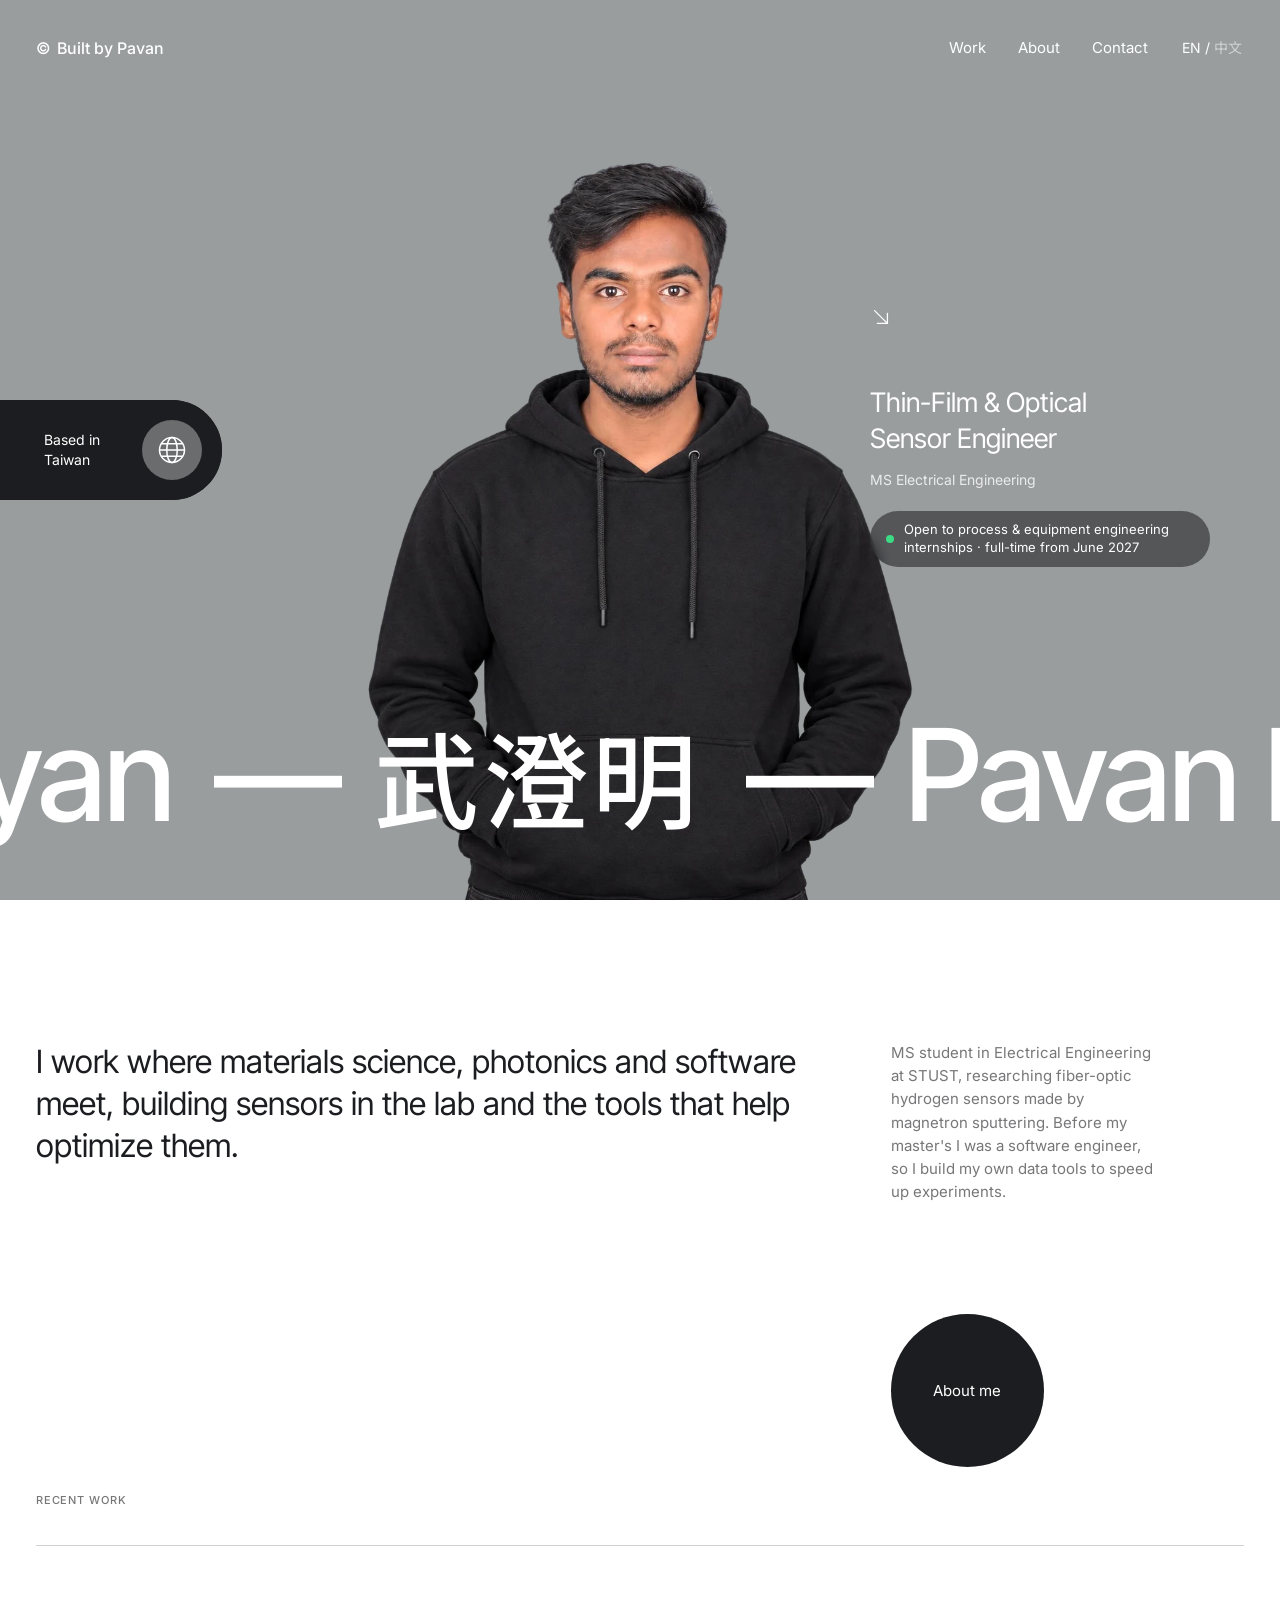
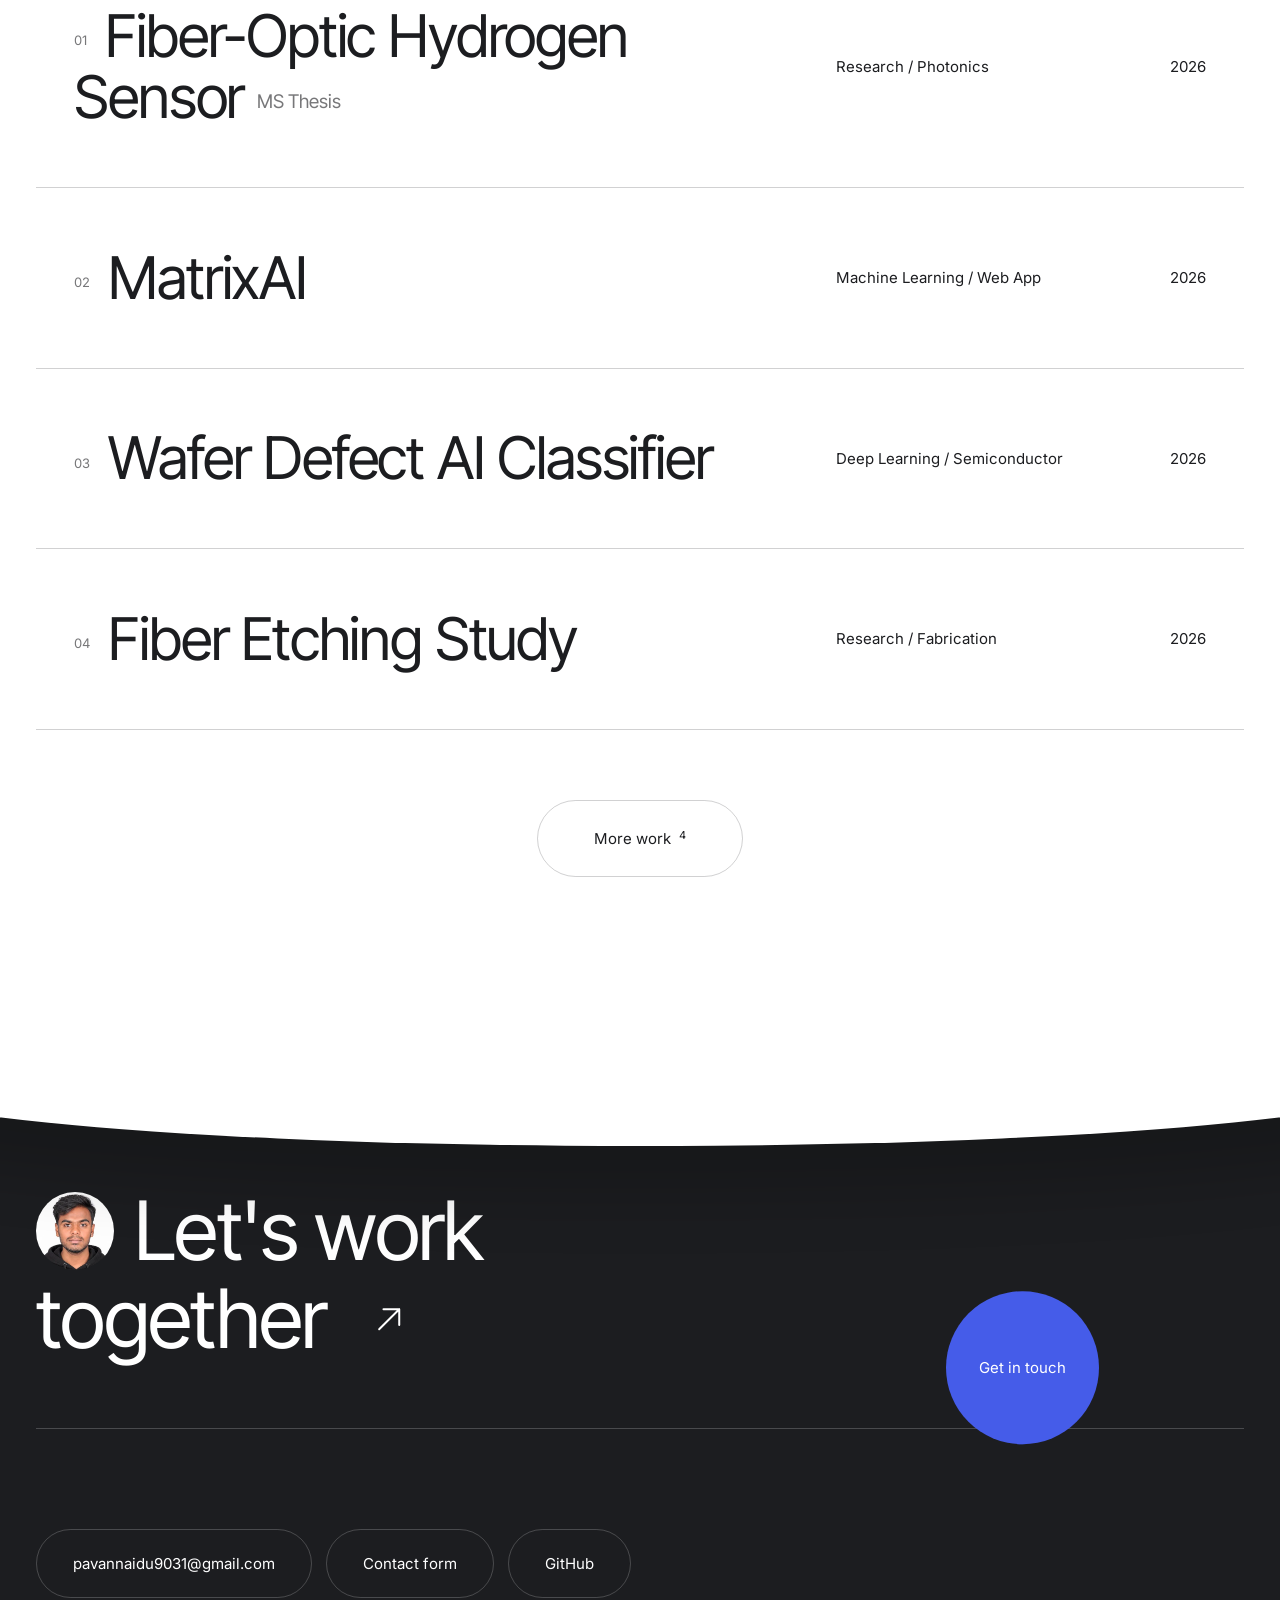
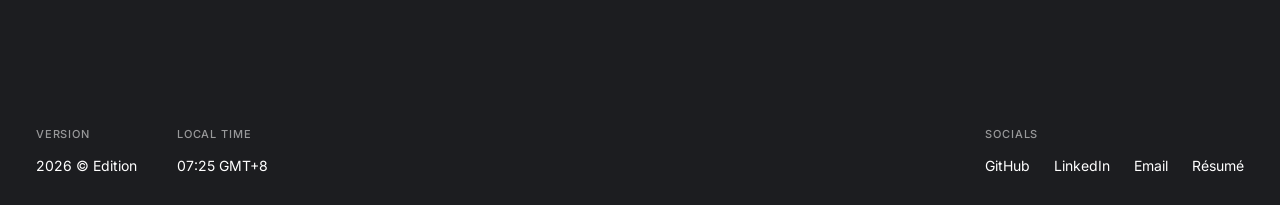
<file: index.html>
<!doctype html>
<html lang="en" data-title-zh="武澄明 Pavan Kalyan — 薄膜與光學感測器工程師">
<head>
<meta charset="utf-8">
<meta name="viewport" content="width=device-width, initial-scale=1, viewport-fit=cover">

<title>Pavan Kalyan — Thin-Film &amp; Optical Sensor Engineer</title>
<meta name="description" content="I work where materials science, photonics and software meet, building sensors in the lab and the tools that help optimize them.">
<link rel="canonical" href="https://pavannaidu9031.github.io/">
<meta property="og:type" content="website">
<meta property="og:site_name" content="Pavan Kalyan">
<meta property="og:title" content="Pavan Kalyan — Thin-Film &amp; Optical Sensor Engineer">
<meta property="og:description" content="I work where materials science, photonics and software meet, building sensors in the lab and the tools that help optimize them.">
<meta property="og:url" content="https://pavannaidu9031.github.io/">
<meta property="og:image" content="https://pavannaidu9031.github.io/assets/img/og.png">
<meta property="og:image:width" content="1200">
<meta property="og:image:height" content="630">
<meta property="og:locale" content="en_US">
<meta property="og:locale:alternate" content="zh_TW">
<meta name="twitter:card" content="summary_large_image">
<meta name="twitter:title" content="Pavan Kalyan — Thin-Film &amp; Optical Sensor Engineer">
<meta name="twitter:description" content="I work where materials science, photonics and software meet, building sensors in the lab and the tools that help optimize them.">
<meta name="twitter:image" content="https://pavannaidu9031.github.io/assets/img/og.png">
<meta name="theme-color" content="#1c1d20">
<link rel="icon" href="assets/img/favicon.svg" type="image/svg+xml">
<link rel="preconnect" href="https://fonts.googleapis.com">
<link rel="preconnect" href="https://fonts.gstatic.com" crossorigin>
<link rel="stylesheet" href="https://fonts.googleapis.com/css2?family=Inter:wght@400;500&family=Inter+Tight:wght@400;500&family=Noto+Sans+TC:wght@400;500&display=swap">
<link rel="stylesheet" href="assets/css/style.css?v=7">
<script>(function(d){d.classList.add("js");try{if(localStorage.getItem("lang")==="zh")d.lang="zh-Hant";if(!sessionStorage.getItem("seen-hello")&&!matchMedia("(prefers-reduced-motion: reduce)").matches)d.classList.add("hello")}catch(e){}})(document.documentElement)</script>
<script src="assets/js/main.js?v=7" defer></script>
</head>
<body>
<div class="preloader" aria-hidden="true" data-preloader><p class="preloader__word"><span class="preloader__dot"></span><span data-preloader-word>Hello</span></p><svg class="preloader__curve" viewBox="0 0 1000 300" preserveAspectRatio="none"><path d="M0 0 Q500 300 1000 0 Z"/></svg></div>
<div class="cursor" aria-hidden="true" data-cursor><span><span data-zh="查看">View</span></span></div>

<a class="skip" href="#main"><span data-zh="跳到主要內容">Skip to content</span></a>
<header class="header header--light">
  <div class="magnetic"><a class="logo" href="" aria-label="Pavan Kalyan, home">
    <span class="logo__c" aria-hidden="true">©</span>
    <span class="logo__text"><span class="logo__by"><span>Built by</span>&nbsp;</span><span class="logo__name">Pavan</span><span class="logo__last">&nbsp;Kalyan</span></span>
  </a></div>
  <nav class="nav" aria-label="Primary"><ul><li><div class="magnetic"><a class="nav__link" href="work/"><span data-zh="作品">Work</span><span class="nav__dot" aria-hidden="true"></span></a></div></li><li><div class="magnetic"><a class="nav__link" href="about/"><span data-zh="關於">About</span><span class="nav__dot" aria-hidden="true"></span></a></div></li><li><div class="magnetic"><a class="nav__link" href="contact/"><span data-zh="聯絡">Contact</span><span class="nav__dot" aria-hidden="true"></span></a></div></li><li><div class="lang" role="group" aria-label="Language"><button type="button" data-lang-btn="en" aria-pressed="true">EN</button><span aria-hidden="true"> / </span><button type="button" data-lang-btn="zh" aria-pressed="false">中文</button></div></li></ul></nav>
  <div class="header__mobile"><div class="lang" role="group" aria-label="Language"><button type="button" data-lang-btn="en" aria-pressed="true">EN</button><span aria-hidden="true"> / </span><button type="button" data-lang-btn="zh" aria-pressed="false">中文</button></div><button type="button" class="header__menu" data-menu-open aria-controls="site-menu" aria-expanded="false"><span class="nav__dot nav__dot--on" aria-hidden="true"></span><span data-zh="選單">Menu</span></button></div>
</header>
<div class="burger-wrap" data-burger><div class="magnetic"><button type="button" class="burger" data-menu-open aria-controls="site-menu" aria-expanded="false" aria-label="Open menu"><span class="burger__bars" aria-hidden="true"><span></span><span></span></span><span class="btn__fill" aria-hidden="true"></span></button></div></div>
<div class="menu-shade" data-menu-close></div>
<aside class="menu" id="site-menu" aria-label="Menu" hidden>
  <div class="menu__inner">
    <p class="label"><span data-zh="導覽">Navigation</span></p>
    <ul class="menu__links">
      <li><a href="" aria-current="page"><span data-zh="首頁">Home</span></a></li>
      <li><a href="work/"><span data-zh="作品">Work</span></a></li>
      <li><a href="about/"><span data-zh="關於">About</span></a></li>
      <li><a href="contact/"><span data-zh="聯絡">Contact</span></a></li>
    </ul>
    <div class="menu__foot">
      <p class="label"><span data-zh="社群">Socials</span></p>
      <ul class="menu__socials"><li><a href="https://github.com/Pavannaidu9031" target="_blank" rel="noopener noreferrer">GitHub</a></li><li><a href="https://www.linkedin.com/in/pavankalyan9031" target="_blank" rel="noopener noreferrer">LinkedIn</a></li><li><a href="mailto:pavannaidu9031@gmail.com">Email</a></li><li><a href="assets/Pavan-Kalyan-Resume.pdf" download><span data-zh="履歷">Résumé</span></a></li></ul>
    </div>
  </div>
</aside>
<main id="main">

<section class="hero" aria-label="Introduction">
  <h1 class="sr-only">Pavan Kalyan (武澄明) — <span data-zh="薄膜與光學感測器工程師">Thin-Film &amp; Optical Sensor Engineer</span>, <span data-zh="電機工程碩士">MS Electrical Engineering</span>. <span data-zh="現居">Based in</span> <span data-zh="台灣">Taiwan</span></h1>
  <div class="hero__portrait"><img src="assets/img/portrait.webp?v=7" alt="Portrait of Pavan Kalyan" width="887" height="1200" fetchpriority="high"></div>
  <div class="hero__badgeWrap"><div class="magnetic"><div class="hero__badge">
    <p class="hero__badgeText" aria-hidden="true"><span data-zh="現居">Based in</span><br><span data-zh="台灣">Taiwan</span></p>
    <span class="hero__globe" aria-hidden="true"><span class="hero__globeDisc"><svg viewBox="0 0 24 24" fill="none" stroke="currentColor" stroke-width="1.2" aria-hidden="true"><circle cx="12" cy="12" r="10"/><ellipse cx="12" cy="12" rx="4.2" ry="10"/><path d="M2 12h20M3.5 7h17M3.5 17h17"/></svg></span></span>
  </div></div></div>
  <div class="hero__role">
    <span class="hero__arrow"><svg viewBox="0 0 24 24" fill="none" stroke="currentColor" stroke-width="1.4" aria-hidden="true"><path d="M5 5l14 14M19 8v11H8" stroke-linecap="round" stroke-linejoin="round"/></svg></span>
    <p class="hero__roleText"><span class="hero__roleLine" data-zh="薄膜與光學">Thin-Film &amp; Optical</span><span class="hero__roleLine" data-zh="感測器工程師">Sensor Engineer</span><span class="hero__degree"><span data-zh="電機工程碩士">MS Electrical Engineering</span></span></p>
    <p class="open open--hero"><span class="open__dot" aria-hidden="true"></span><span data-zh="尋找製程與設備工程實習・2027 年 6 月起可全職">Open to process &amp; equipment engineering internships · full-time from June 2027</span></p>
  </div>
  <p class="open open--hero open--heroMobile"><span class="open__dot" aria-hidden="true"></span><span data-zh="尋找製程與設備工程實習・2027 年 6 月起可全職">Open to process &amp; equipment engineering internships · full-time from June 2027</span></p>
  <div class="hero__name" aria-hidden="true"><div class="marquee" data-marquee><div class="marquee__copy"><span class="hero__unit">Pavan Kalyan<span class="hero__dash"> — </span></span><span class="hero__unit hero__unit--zh">武澄明<span class="hero__dash"> — </span></span><span class="hero__unit">Pavan Kalyan<span class="hero__dash"> — </span></span><span class="hero__unit hero__unit--zh">武澄明<span class="hero__dash"> — </span></span></div><div class="marquee__copy"><span class="hero__unit">Pavan Kalyan<span class="hero__dash"> — </span></span><span class="hero__unit hero__unit--zh">武澄明<span class="hero__dash"> — </span></span><span class="hero__unit">Pavan Kalyan<span class="hero__dash"> — </span></span><span class="hero__unit hero__unit--zh">武澄明<span class="hero__dash"> — </span></span></div></div></div>
</section>

<section class="intro" aria-label="About in short">
  <div class="intro__body">
    <p class="intro__statement reveal-words" data-zh="我在材料科學、光子學與軟體的交會處工作——在實驗室裡打造感測器，也開發協助優化它們的工具。">I work where materials science, photonics and software meet, building sensors in the lab and the tools that help optimize them.</p>
    <div class="intro__side">
      <p class="intro__support reveal" data-zh="南臺科技大學電機工程系碩士生，研究以磁控濺鍍製作的光纖氫氣感測器。攻讀碩士前我是一名軟體工程師，所以我會自己開發資料工具來加速實驗。">MS student in Electrical Engineering at STUST, researching fiber-optic hydrogen sensors made by magnetron sputtering. Before my master's I was a software engineer, so I build my own data tools to speed up experiments.</p>
      <div class="intro__btn" data-parallax="0.1"><div class="magnetic"><a class="btn btn--round" href="about/"><span class="btn__label"><span data-zh="關於我">About me</span></span><span class="btn__fill" aria-hidden="true"></span></a></div></div>
    </div>
  </div>
</section>

<section class="recent" aria-labelledby="recent-heading">
  <div class="recent__inner">
    <h2 class="label recent__heading reveal" id="recent-heading"><span data-zh="近期作品">Recent work</span></h2>
    <div class="rows">
<div class="row reveal" data-group="research" data-index="0">
  <a class="row__link" href="work/fiber-optic-hydrogen-sensor/">
    <h3 class="row__title"><span class="row__index">01</span><span data-zh="光纖氫氣感測器">Fiber-Optic Hydrogen Sensor</span> <span class="row__sub"><span data-zh="碩士論文">MS Thesis</span></span></h3>
    <p class="row__meta"><span data-zh="研究／光子學">Research / Photonics</span></p>
    <p class="row__year">2026</p>
  </a>
</div>
<div class="row reveal" data-group="software" data-index="1">
  <a class="row__link" href="work/matrixai/">
    <h3 class="row__title"><span class="row__index">02</span><span>MatrixAI</span></h3>
    <p class="row__meta"><span data-zh="機器學習／網頁應用">Machine Learning / Web App</span></p>
    <p class="row__year">2026</p>
  </a>
</div>
<div class="row reveal" data-group="software" data-index="2">
  <a class="row__link" href="work/wafer-defect-classifier/">
    <h3 class="row__title"><span class="row__index">03</span><span data-zh="晶圓缺陷 AI 分類器">Wafer Defect AI Classifier</span></h3>
    <p class="row__meta"><span data-zh="深度學習／半導體">Deep Learning / Semiconductor</span></p>
    <p class="row__year">2026</p>
  </a>
</div>
<div class="row reveal" data-group="research" data-index="3">
  <a class="row__link" href="work/fiber-etching-study/">
    <h3 class="row__title"><span class="row__index">04</span><span data-zh="光纖蝕刻研究">Fiber Etching Study</span></h3>
    <p class="row__meta"><span data-zh="研究／製程">Research / Fabrication</span></p>
    <p class="row__year">2026</p>
  </a>
</div></div>
    <div class="recent__more reveal"><div class="magnetic"><a class="btn btn--outline" href="work/"><span class="btn__label"><span data-zh="更多作品">More work</span><sup>4</sup></span><span class="btn__fill" aria-hidden="true"></span></a></div></div>
  </div>
</section>


</main>

<footer class="footer">
  <div class="footer__cap" aria-hidden="true"><div class="footer__capShape" data-cap></div></div>
  <div class="footer__body">
    <h2 class="footer__title">
      <span class="footer__line"><span class="footer__avatar"><img src="assets/img/avatar.webp?v=7" alt="" width="100" height="100" loading="lazy"></span><span data-zh="一起">Let's work</span></span>
      <span class="footer__line"><span data-zh="合作吧">together</span><span class="footer__arrow"><svg viewBox="0 0 24 24" fill="none" stroke="currentColor" stroke-width="1.4" aria-hidden="true"><path d="M5 19L19 5M8 5h11v11" stroke-linecap="round" stroke-linejoin="round"/></svg></span></span>
    </h2>
    <div class="footer__divider"><div class="footer__cta" data-parallax="-0.12"><div class="magnetic"><a class="btn btn--round-accent" href="contact/"><span class="btn__label"><span data-zh="與我聯絡">Get in touch</span></span><span class="btn__fill" aria-hidden="true"></span></a></div></div></div>
    <div class="footer__contact"><div class="magnetic"><a class="btn btn--outline-light" href="mailto:pavannaidu9031@gmail.com"><span class="btn__label">pavannaidu9031@gmail.com</span><span class="btn__fill" aria-hidden="true"></span></a></div><div class="magnetic"><a class="btn btn--outline-light" href="contact/"><span class="btn__label"><span data-zh="聯絡表單">Contact form</span></span><span class="btn__fill" aria-hidden="true"></span></a></div><div class="magnetic"><a class="btn btn--outline-light" href="https://github.com/Pavannaidu9031" target="_blank" rel="noopener noreferrer"><span class="btn__label">GitHub</span><span class="btn__fill" aria-hidden="true"></span></a></div></div>
    <div class="footer__info">
      <div class="footer__group">
        <div><span class="label"><span data-zh="版本">Version</span></span><p>2026 © <span data-zh="版">Edition</span></p></div>
        <div><span class="label"><span data-zh="當地時間">Local time</span></span><p><time data-clock>--:--</time> GMT+8</p></div>
      </div>
      <div class="footer__socials"><span class="label"><span data-zh="社群">Socials</span></span><ul><li><div class="magnetic"><a href="https://github.com/Pavannaidu9031" target="_blank" rel="noopener noreferrer">GitHub</a></div></li><li><div class="magnetic"><a href="https://www.linkedin.com/in/pavankalyan9031" target="_blank" rel="noopener noreferrer">LinkedIn</a></div></li><li><div class="magnetic"><a href="mailto:pavannaidu9031@gmail.com">Email</a></div></li><li><div class="magnetic"><a href="assets/Pavan-Kalyan-Resume.pdf" download><span data-zh="履歷">Résumé</span></a></div></li></ul></div>
    </div>
  </div>
</footer>
</body>
</html>
</file>
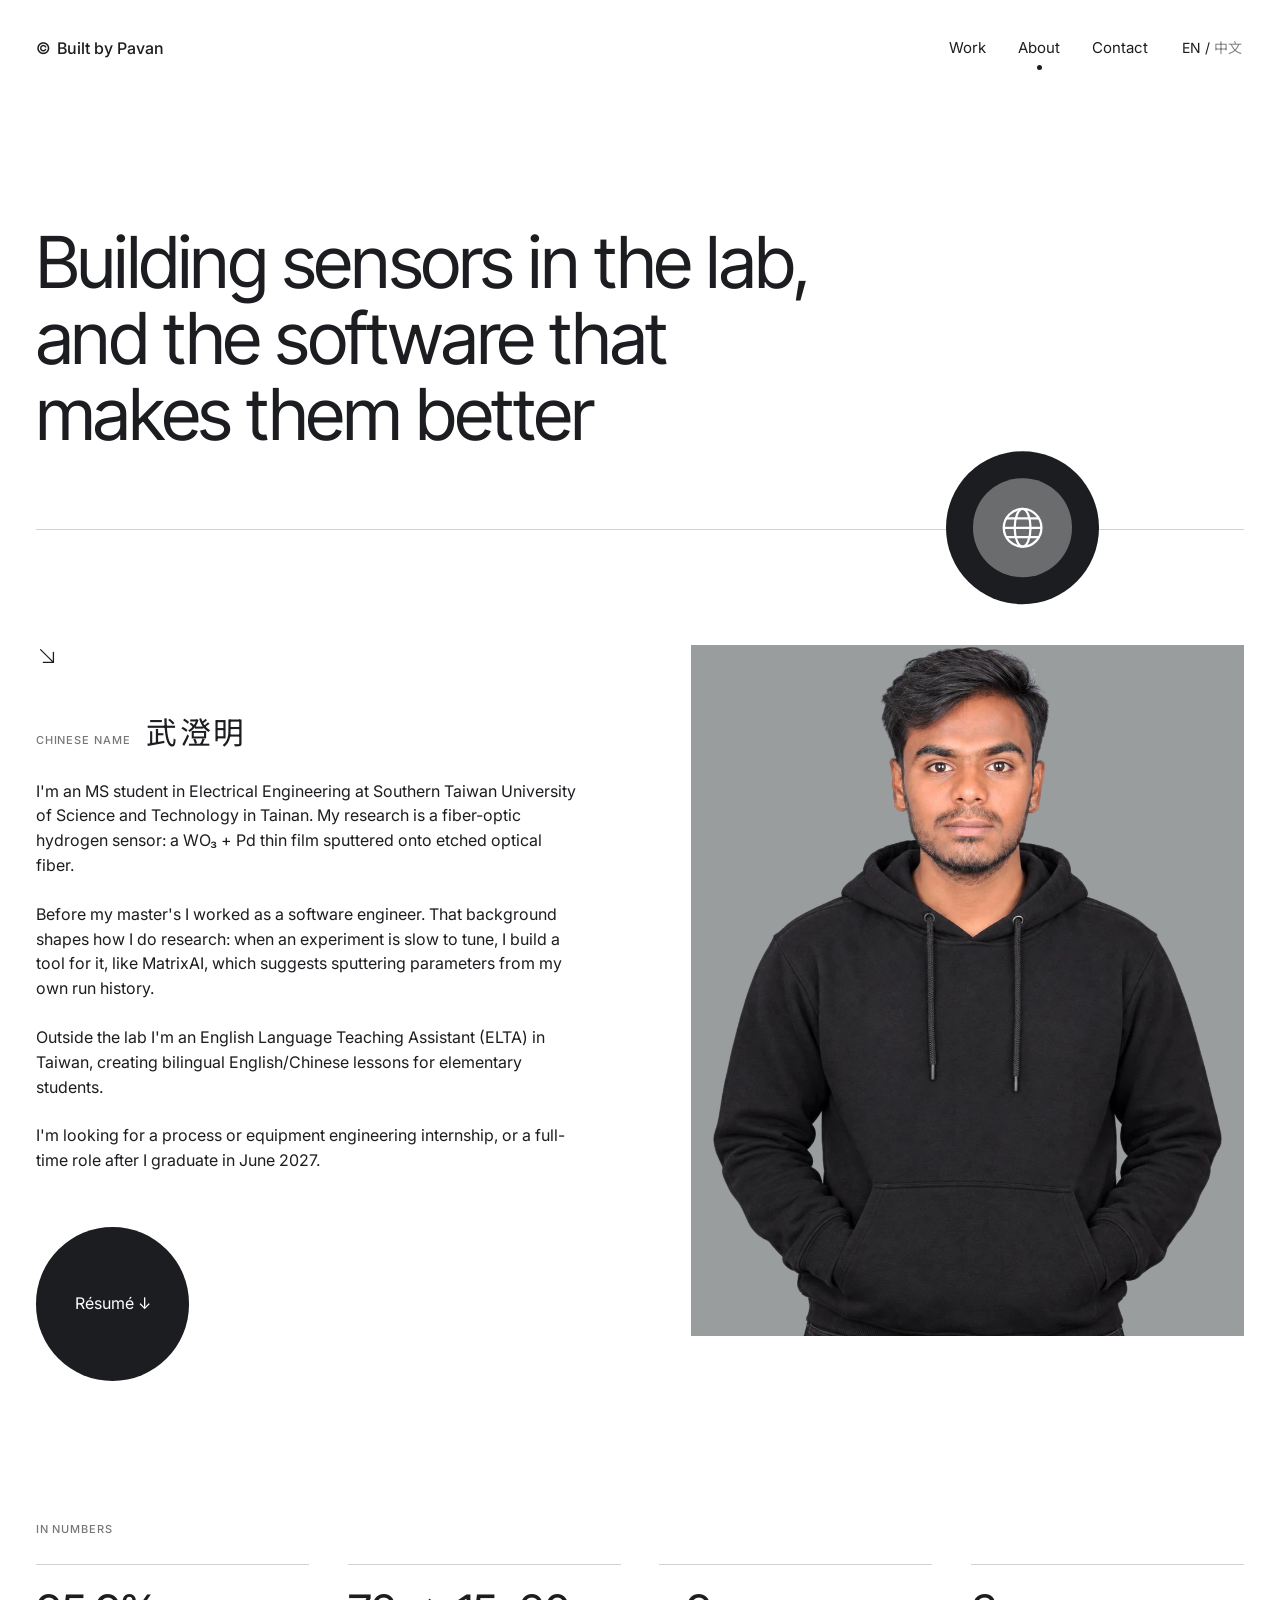
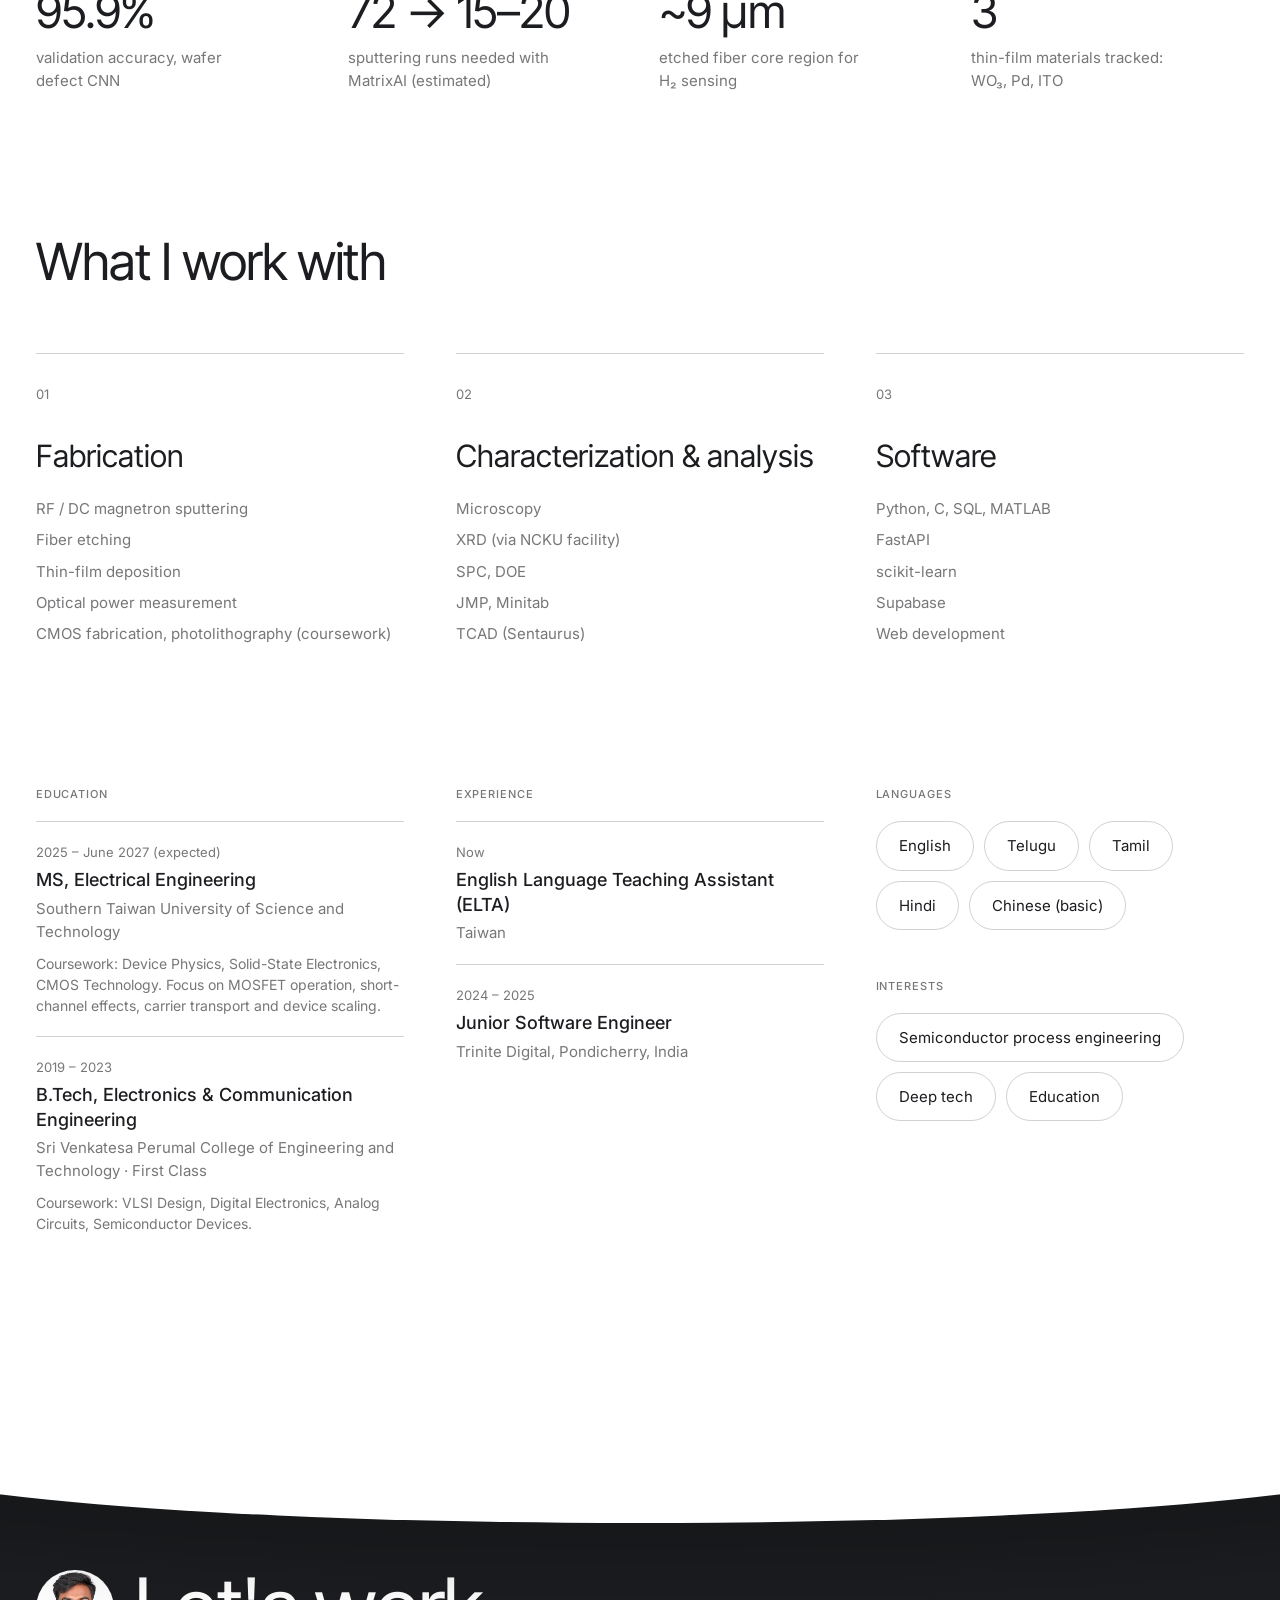
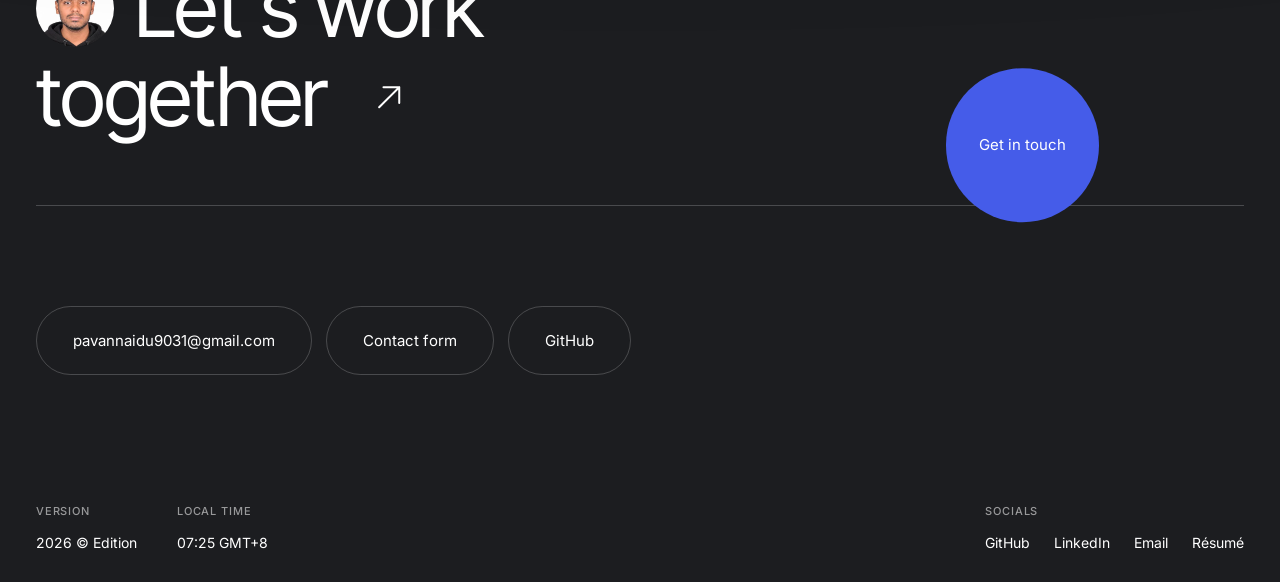
<file: about/index.html>
<!doctype html>
<html lang="en" data-title-zh="關於 — 武澄明">
<head>
<meta charset="utf-8">
<meta name="viewport" content="width=device-width, initial-scale=1, viewport-fit=cover">

<title>About — Pavan Kalyan</title>
<meta name="description" content="MS student in Electrical Engineering at STUST, researching fiber-optic hydrogen sensors made by magnetron sputtering. Before my master&#x27;s I was a software engineer, so I build my own data tools to speed up experiments.">
<link rel="canonical" href="https://pavannaidu9031.github.io/about/">
<meta property="og:type" content="website">
<meta property="og:site_name" content="Pavan Kalyan">
<meta property="og:title" content="About — Pavan Kalyan">
<meta property="og:description" content="MS student in Electrical Engineering at STUST, researching fiber-optic hydrogen sensors made by magnetron sputtering. Before my master&#x27;s I was a software engineer, so I build my own data tools to speed up experiments.">
<meta property="og:url" content="https://pavannaidu9031.github.io/about/">
<meta property="og:image" content="https://pavannaidu9031.github.io/assets/img/og.png">
<meta property="og:image:width" content="1200">
<meta property="og:image:height" content="630">
<meta property="og:locale" content="en_US">
<meta property="og:locale:alternate" content="zh_TW">
<meta name="twitter:card" content="summary_large_image">
<meta name="twitter:title" content="About — Pavan Kalyan">
<meta name="twitter:description" content="MS student in Electrical Engineering at STUST, researching fiber-optic hydrogen sensors made by magnetron sputtering. Before my master&#x27;s I was a software engineer, so I build my own data tools to speed up experiments.">
<meta name="twitter:image" content="https://pavannaidu9031.github.io/assets/img/og.png">
<meta name="theme-color" content="#1c1d20">
<link rel="icon" href="../assets/img/favicon.svg" type="image/svg+xml">
<link rel="preconnect" href="https://fonts.googleapis.com">
<link rel="preconnect" href="https://fonts.gstatic.com" crossorigin>
<link rel="stylesheet" href="https://fonts.googleapis.com/css2?family=Inter:wght@400;500&family=Inter+Tight:wght@400;500&family=Noto+Sans+TC:wght@400;500&display=swap">
<link rel="stylesheet" href="../assets/css/style.css?v=7">
<script>(function(d){d.classList.add("js");try{if(localStorage.getItem("lang")==="zh")d.lang="zh-Hant";if(!sessionStorage.getItem("seen-hello")&&!matchMedia("(prefers-reduced-motion: reduce)").matches)d.classList.add("hello")}catch(e){}})(document.documentElement)</script>
<script src="../assets/js/main.js?v=7" defer></script>
</head>
<body>
<div class="preloader" aria-hidden="true" data-preloader><p class="preloader__word"><span class="preloader__dot"></span><span data-preloader-word>Hello</span></p><svg class="preloader__curve" viewBox="0 0 1000 300" preserveAspectRatio="none"><path d="M0 0 Q500 300 1000 0 Z"/></svg></div>
<div class="cursor" aria-hidden="true" data-cursor><span><span data-zh="查看">View</span></span></div>

<a class="skip" href="#main"><span data-zh="跳到主要內容">Skip to content</span></a>
<header class="header">
  <div class="magnetic"><a class="logo" href="../" aria-label="Pavan Kalyan, home">
    <span class="logo__c" aria-hidden="true">©</span>
    <span class="logo__text"><span class="logo__by"><span>Built by</span>&nbsp;</span><span class="logo__name">Pavan</span><span class="logo__last">&nbsp;Kalyan</span></span>
  </a></div>
  <nav class="nav" aria-label="Primary"><ul><li><div class="magnetic"><a class="nav__link" href="../work/"><span data-zh="作品">Work</span><span class="nav__dot" aria-hidden="true"></span></a></div></li><li><div class="magnetic"><a class="nav__link" href="../about/" aria-current="page"><span data-zh="關於">About</span><span class="nav__dot" aria-hidden="true"></span></a></div></li><li><div class="magnetic"><a class="nav__link" href="../contact/"><span data-zh="聯絡">Contact</span><span class="nav__dot" aria-hidden="true"></span></a></div></li><li><div class="lang" role="group" aria-label="Language"><button type="button" data-lang-btn="en" aria-pressed="true">EN</button><span aria-hidden="true"> / </span><button type="button" data-lang-btn="zh" aria-pressed="false">中文</button></div></li></ul></nav>
  <div class="header__mobile"><div class="lang" role="group" aria-label="Language"><button type="button" data-lang-btn="en" aria-pressed="true">EN</button><span aria-hidden="true"> / </span><button type="button" data-lang-btn="zh" aria-pressed="false">中文</button></div><button type="button" class="header__menu" data-menu-open aria-controls="site-menu" aria-expanded="false"><span class="nav__dot nav__dot--on" aria-hidden="true"></span><span data-zh="選單">Menu</span></button></div>
</header>
<div class="burger-wrap" data-burger><div class="magnetic"><button type="button" class="burger" data-menu-open aria-controls="site-menu" aria-expanded="false" aria-label="Open menu"><span class="burger__bars" aria-hidden="true"><span></span><span></span></span><span class="btn__fill" aria-hidden="true"></span></button></div></div>
<div class="menu-shade" data-menu-close></div>
<aside class="menu" id="site-menu" aria-label="Menu" hidden>
  <div class="menu__inner">
    <p class="label"><span data-zh="導覽">Navigation</span></p>
    <ul class="menu__links">
      <li><a href="../"><span data-zh="首頁">Home</span></a></li>
      <li><a href="../work/"><span data-zh="作品">Work</span></a></li>
      <li><a href="../about/" aria-current="page"><span data-zh="關於">About</span></a></li>
      <li><a href="../contact/"><span data-zh="聯絡">Contact</span></a></li>
    </ul>
    <div class="menu__foot">
      <p class="label"><span data-zh="社群">Socials</span></p>
      <ul class="menu__socials"><li><a href="https://github.com/Pavannaidu9031" target="_blank" rel="noopener noreferrer">GitHub</a></li><li><a href="https://www.linkedin.com/in/pavankalyan9031" target="_blank" rel="noopener noreferrer">LinkedIn</a></li><li><a href="mailto:pavannaidu9031@gmail.com">Email</a></li><li><a href="../assets/Pavan-Kalyan-Resume.pdf" download><span data-zh="履歷">Résumé</span></a></li></ul>
    </div>
  </div>
</aside>
<main id="main">

<section class="page-head">
  <h1 class="page-title page-title--about reveal" data-zh="在實驗室裡打造感測器，也寫讓它們更好的軟體">Building sensors in the lab, and the software that makes them better</h1>
</section>
<section class="about">
  <div class="about__divider"><div class="about__globe" data-parallax="-0.08"><span class="hero__globeDisc about__globeDisc"><svg viewBox="0 0 24 24" fill="none" stroke="currentColor" stroke-width="1.2" aria-hidden="true"><circle cx="12" cy="12" r="10"/><ellipse cx="12" cy="12" rx="4.2" ry="10"/><path d="M2 12h20M3.5 7h17M3.5 17h17"/></svg></span></div></div>
  <div class="about__grid">
    <div class="about__text"><span class="about__arrow"><svg viewBox="0 0 24 24" fill="none" stroke="currentColor" stroke-width="1.4" aria-hidden="true"><path d="M5 5l14 14M19 8v11H8" stroke-linecap="round" stroke-linejoin="round"/></svg></span><p class="about__zhname reveal"><span class="label"><span data-zh="中文名字">Chinese name</span></span><span class="about__zh">武澄明</span></p><p class="reveal" data-zh="我是南臺科技大學電機工程系的碩士生，現居臺南。我的研究是光纖氫氣感測器：將 WO₃ + Pd 薄膜濺鍍在蝕刻後的光纖上。">I'm an MS student in Electrical Engineering at Southern Taiwan University of Science and Technology in Tainan. My research is a fiber-optic hydrogen sensor: a WO₃ + Pd thin film sputtered onto etched optical fiber.</p><p class="reveal" data-zh="攻讀碩士之前，我是一名軟體工程師。這段經歷影響了我做研究的方式：當實驗難以調整時，我就為它寫一個工具，例如 MatrixAI，它會根據我過去的實驗紀錄建議濺鍍參數。">Before my master's I worked as a software engineer. That background shapes how I do research: when an experiment is slow to tune, I build a tool for it, like MatrixAI, which suggests sputtering parameters from my own run history.</p><p class="reveal" data-zh="實驗室之外，我在台灣擔任英語教學助理（ELTA），為國小學生設計中英雙語課程。">Outside the lab I'm an English Language Teaching Assistant (ELTA) in Taiwan, creating bilingual English/Chinese lessons for elementary students.</p><p class="reveal" data-zh="我正在尋找製程或設備工程的實習機會，以及 2027 年 6 月畢業後的正職工作。">I'm looking for a process or equipment engineering internship, or a full-time role after I graduate in June 2027.</p><div class="about__resume reveal"><div class="magnetic"><a class="btn btn--round" href="../assets/Pavan-Kalyan-Resume.pdf" download><span class="btn__label"><span data-zh="履歷">Résumé</span> ↓</span><span class="btn__fill" aria-hidden="true"></span></a></div></div></div>
    <div class="about__portrait reveal"><img src="../assets/img/portrait.webp?v=7" alt="Portrait of Pavan Kalyan" width="887" height="1200" loading="lazy"></div>
  </div>
</section>
<section class="stats" aria-labelledby="stats-heading">
  <h2 class="label" id="stats-heading"><span data-zh="數字看我">In numbers</span></h2>
  <ul class="stats__grid"><li class="stat reveal"><span class="stat__value">95.9%</span><span class="stat__label" data-zh="晶圓缺陷 CNN 驗證準確率">validation accuracy, wafer defect CNN</span></li><li class="stat reveal"><span class="stat__value">72 → 15–20</span><span class="stat__label" data-zh="使用 MatrixAI 後所需濺鍍實驗次數（預估）">sputtering runs needed with MatrixAI (estimated)</span></li><li class="stat reveal"><span class="stat__value">~9 µm</span><span class="stat__label" data-zh="氫氣感測用光纖蝕刻至的纖芯區域">etched fiber core region for H₂ sensing</span></li><li class="stat reveal"><span class="stat__value">3</span><span class="stat__label" data-zh="追蹤的薄膜材料：WO₃、Pd、ITO">thin-film materials tracked: WO₃, Pd, ITO</span></li></ul>
</section>
<section class="skills">
  <h2 class="section-title reveal"><span data-zh="我的專長">What I work with</span></h2>
  <div class="skills__grid"><div class="skill reveal"><span class="skill__n">01</span><h3 class="skill__title"><span data-zh="製程">Fabrication</span></h3><ul><li><span data-zh="射頻／直流磁控濺鍍">RF / DC magnetron sputtering</span></li><li><span data-zh="光纖蝕刻">Fiber etching</span></li><li><span data-zh="薄膜沉積">Thin-film deposition</span></li><li><span data-zh="光功率量測">Optical power measurement</span></li><li><span data-zh="CMOS 製程、微影（課程）">CMOS fabrication, photolithography (coursework)</span></li></ul></div><div class="skill reveal"><span class="skill__n">02</span><h3 class="skill__title"><span data-zh="材料分析與數據">Characterization &amp; analysis</span></h3><ul><li><span data-zh="顯微鏡觀察">Microscopy</span></li><li><span data-zh="X 光繞射 XRD（成大貴儀中心）">XRD (via NCKU facility)</span></li><li><span data-zh="統計製程管制（SPC）、實驗設計（DOE）">SPC, DOE</span></li><li><span data-zh="JMP、Minitab">JMP, Minitab</span></li><li><span data-zh="TCAD（Sentaurus）">TCAD (Sentaurus)</span></li></ul></div><div class="skill reveal"><span class="skill__n">03</span><h3 class="skill__title"><span data-zh="軟體">Software</span></h3><ul><li><span data-zh="Python、C、SQL、MATLAB">Python, C, SQL, MATLAB</span></li><li><span>FastAPI</span></li><li><span>scikit-learn</span></li><li><span>Supabase</span></li><li><span data-zh="網頁開發">Web development</span></li></ul></div></div>
</section>
<section class="cv">
  <div class="cv__block"><h2 class="label"><span data-zh="學歷">Education</span></h2><ul class="tl"><li class="tl__item reveal"><div><h3 class="tl__what" data-zh="電機工程碩士">MS, Electrical Engineering</h3><p class="tl__where" data-zh="南臺科技大學">Southern Taiwan University of Science and Technology</p><p class="tl__notes" data-zh="修習課程：元件物理、固態電子學、CMOS 技術。著重 MOSFET 運作、短通道效應、載子傳輸與元件微縮。">Coursework: Device Physics, Solid-State Electronics, CMOS Technology. Focus on MOSFET operation, short-channel effects, carrier transport and device scaling.</p></div><p class="tl__when" data-zh="2025 – 2027 年 6 月（預計）">2025 – June 2027 (expected)</p></li><li class="tl__item reveal"><div><h3 class="tl__what" data-zh="電子與通訊工程學士（B.Tech）">B.Tech, Electronics &amp; Communication Engineering</h3><p class="tl__where" data-zh="Sri Venkatesa Perumal 工程技術學院・一等學位">Sri Venkatesa Perumal College of Engineering and Technology · First Class</p><p class="tl__notes" data-zh="修習課程：VLSI 設計、數位電子學、類比電路、半導體元件。">Coursework: VLSI Design, Digital Electronics, Analog Circuits, Semiconductor Devices.</p></div><p class="tl__when">2019 – 2023</p></li></ul></div>
  <div class="cv__block"><h2 class="label"><span data-zh="經歷">Experience</span></h2><ul class="tl"><li class="tl__item reveal"><div><h3 class="tl__what" data-zh="英語教學助理（ELTA）">English Language Teaching Assistant (ELTA)</h3><p class="tl__where" data-zh="台灣">Taiwan</p></div><p class="tl__when" data-zh="現在">Now</p></li><li class="tl__item reveal"><div><h3 class="tl__what" data-zh="初級軟體工程師">Junior Software Engineer</h3><p class="tl__where" data-zh="Trinite Digital（印度本地治里）">Trinite Digital, Pondicherry, India</p></div><p class="tl__when">2024 – 2025</p></li></ul></div>
  <div class="cv__block"><h2 class="label"><span data-zh="語言能力">Languages</span></h2><ul class="stack reveal"><li><span data-zh="英文">English</span></li><li><span data-zh="泰盧固語">Telugu</span></li><li><span data-zh="泰米爾語">Tamil</span></li><li><span data-zh="印地語">Hindi</span></li><li><span data-zh="中文（基礎）">Chinese (basic)</span></li></ul><h2 class="label cv__sub"><span data-zh="興趣">Interests</span></h2><ul class="stack reveal"><li><span data-zh="半導體製程工程">Semiconductor process engineering</span></li><li><span data-zh="深科技">Deep tech</span></li><li><span data-zh="教育">Education</span></li></ul></div>
</section>

</main>

<footer class="footer">
  <div class="footer__cap" aria-hidden="true"><div class="footer__capShape" data-cap></div></div>
  <div class="footer__body">
    <h2 class="footer__title">
      <span class="footer__line"><span class="footer__avatar"><img src="../assets/img/avatar.webp?v=7" alt="" width="100" height="100" loading="lazy"></span><span data-zh="一起">Let's work</span></span>
      <span class="footer__line"><span data-zh="合作吧">together</span><span class="footer__arrow"><svg viewBox="0 0 24 24" fill="none" stroke="currentColor" stroke-width="1.4" aria-hidden="true"><path d="M5 19L19 5M8 5h11v11" stroke-linecap="round" stroke-linejoin="round"/></svg></span></span>
    </h2>
    <div class="footer__divider"><div class="footer__cta" data-parallax="-0.12"><div class="magnetic"><a class="btn btn--round-accent" href="../contact/"><span class="btn__label"><span data-zh="與我聯絡">Get in touch</span></span><span class="btn__fill" aria-hidden="true"></span></a></div></div></div>
    <div class="footer__contact"><div class="magnetic"><a class="btn btn--outline-light" href="mailto:pavannaidu9031@gmail.com"><span class="btn__label">pavannaidu9031@gmail.com</span><span class="btn__fill" aria-hidden="true"></span></a></div><div class="magnetic"><a class="btn btn--outline-light" href="../contact/"><span class="btn__label"><span data-zh="聯絡表單">Contact form</span></span><span class="btn__fill" aria-hidden="true"></span></a></div><div class="magnetic"><a class="btn btn--outline-light" href="https://github.com/Pavannaidu9031" target="_blank" rel="noopener noreferrer"><span class="btn__label">GitHub</span><span class="btn__fill" aria-hidden="true"></span></a></div></div>
    <div class="footer__info">
      <div class="footer__group">
        <div><span class="label"><span data-zh="版本">Version</span></span><p>2026 © <span data-zh="版">Edition</span></p></div>
        <div><span class="label"><span data-zh="當地時間">Local time</span></span><p><time data-clock>--:--</time> GMT+8</p></div>
      </div>
      <div class="footer__socials"><span class="label"><span data-zh="社群">Socials</span></span><ul><li><div class="magnetic"><a href="https://github.com/Pavannaidu9031" target="_blank" rel="noopener noreferrer">GitHub</a></div></li><li><div class="magnetic"><a href="https://www.linkedin.com/in/pavankalyan9031" target="_blank" rel="noopener noreferrer">LinkedIn</a></div></li><li><div class="magnetic"><a href="mailto:pavannaidu9031@gmail.com">Email</a></div></li><li><div class="magnetic"><a href="../assets/Pavan-Kalyan-Resume.pdf" download><span data-zh="履歷">Résumé</span></a></div></li></ul></div>
    </div>
  </div>
</footer>
</body>
</html>
</file>
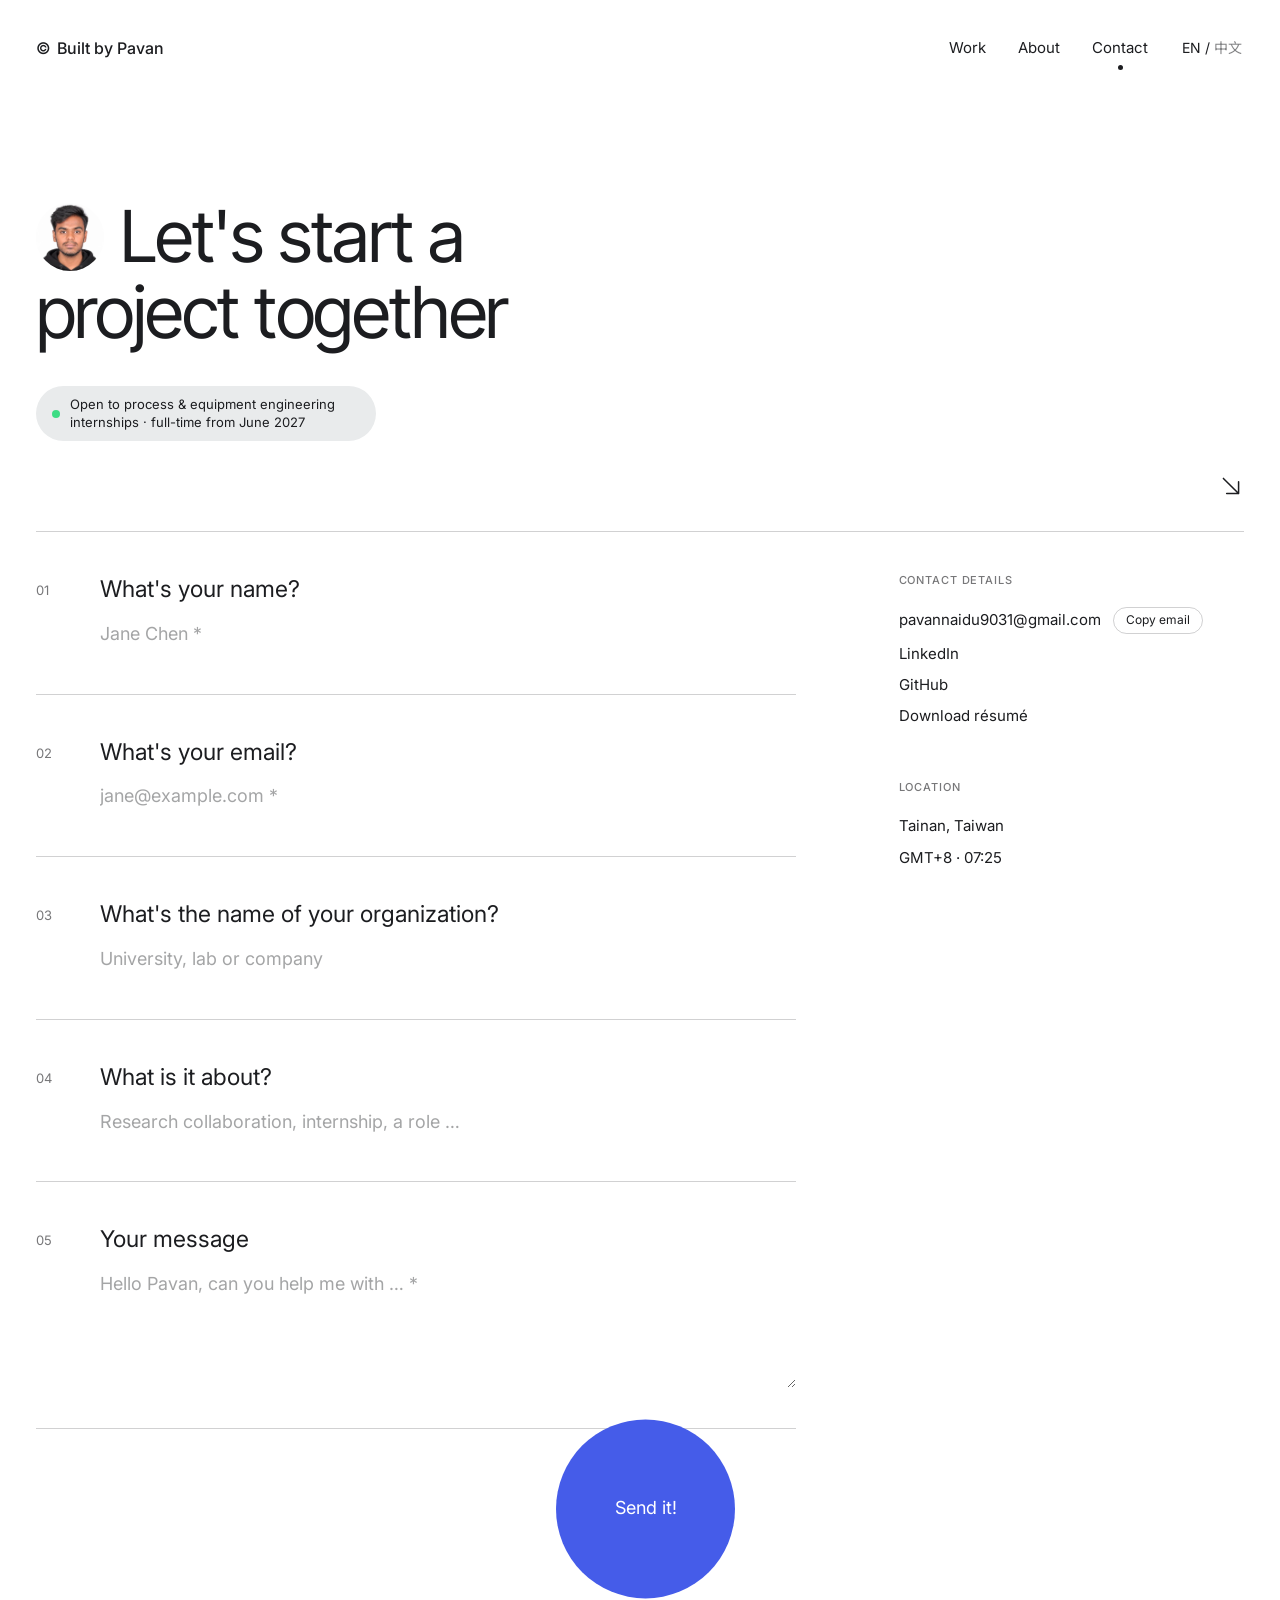
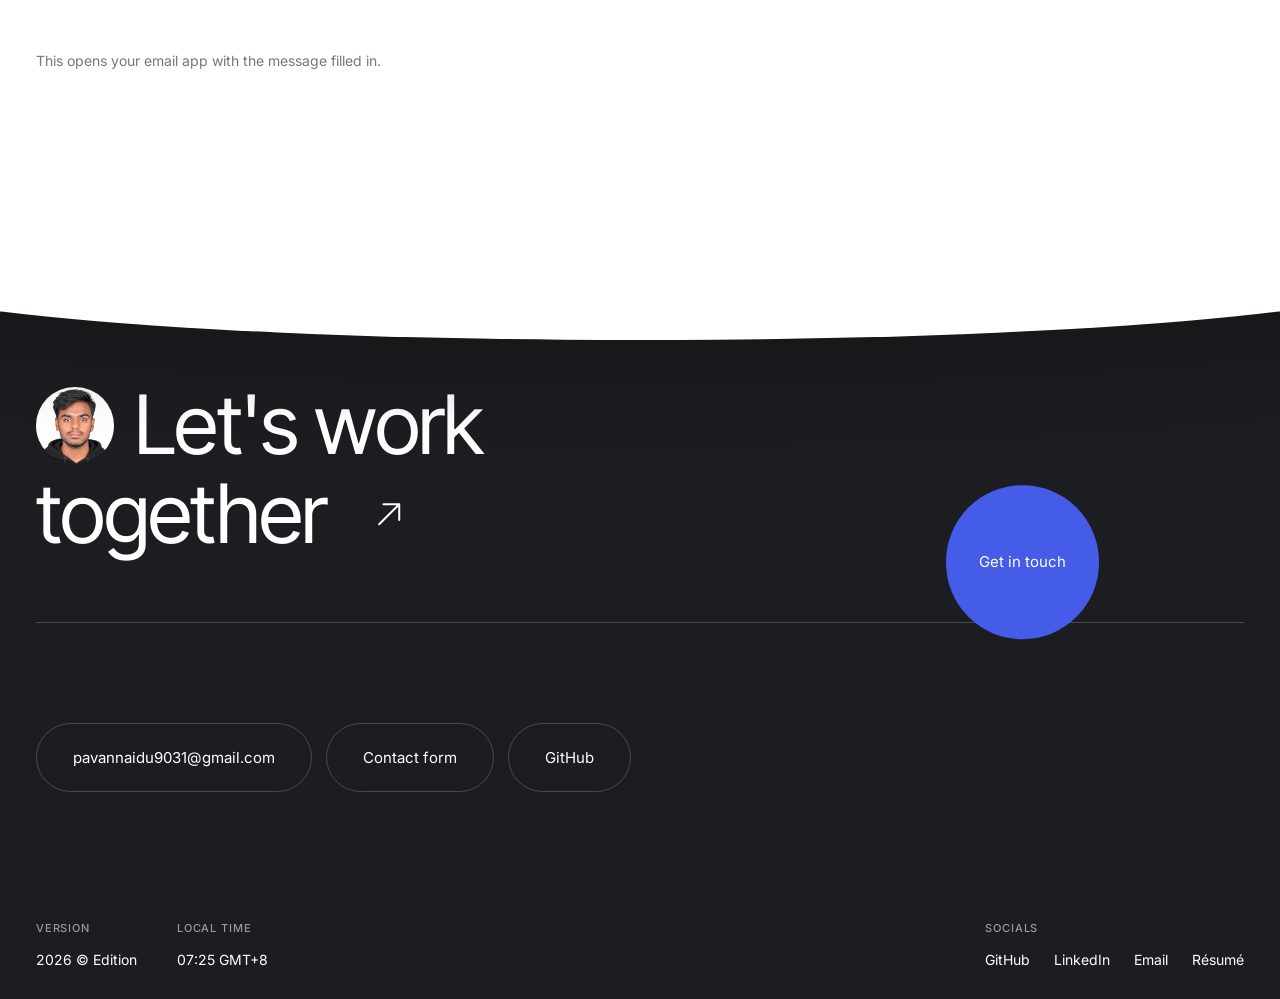
<file: contact/index.html>
<!doctype html>
<html lang="en" data-title-zh="聯絡 — 武澄明">
<head>
<meta charset="utf-8">
<meta name="viewport" content="width=device-width, initial-scale=1, viewport-fit=cover">

<title>Contact — Pavan Kalyan</title>
<meta name="description" content="Get in touch with Pavan Kalyan about research collaborations, internships or roles.">
<link rel="canonical" href="https://pavannaidu9031.github.io/contact/">
<meta property="og:type" content="website">
<meta property="og:site_name" content="Pavan Kalyan">
<meta property="og:title" content="Contact — Pavan Kalyan">
<meta property="og:description" content="Get in touch with Pavan Kalyan about research collaborations, internships or roles.">
<meta property="og:url" content="https://pavannaidu9031.github.io/contact/">
<meta property="og:image" content="https://pavannaidu9031.github.io/assets/img/og.png">
<meta property="og:image:width" content="1200">
<meta property="og:image:height" content="630">
<meta property="og:locale" content="en_US">
<meta property="og:locale:alternate" content="zh_TW">
<meta name="twitter:card" content="summary_large_image">
<meta name="twitter:title" content="Contact — Pavan Kalyan">
<meta name="twitter:description" content="Get in touch with Pavan Kalyan about research collaborations, internships or roles.">
<meta name="twitter:image" content="https://pavannaidu9031.github.io/assets/img/og.png">
<meta name="theme-color" content="#1c1d20">
<link rel="icon" href="../assets/img/favicon.svg" type="image/svg+xml">
<link rel="preconnect" href="https://fonts.googleapis.com">
<link rel="preconnect" href="https://fonts.gstatic.com" crossorigin>
<link rel="stylesheet" href="https://fonts.googleapis.com/css2?family=Inter:wght@400;500&family=Inter+Tight:wght@400;500&family=Noto+Sans+TC:wght@400;500&display=swap">
<link rel="stylesheet" href="../assets/css/style.css?v=7">
<script>(function(d){d.classList.add("js");try{if(localStorage.getItem("lang")==="zh")d.lang="zh-Hant";if(!sessionStorage.getItem("seen-hello")&&!matchMedia("(prefers-reduced-motion: reduce)").matches)d.classList.add("hello")}catch(e){}})(document.documentElement)</script>
<script src="../assets/js/main.js?v=7" defer></script>
</head>
<body>
<div class="preloader" aria-hidden="true" data-preloader><p class="preloader__word"><span class="preloader__dot"></span><span data-preloader-word>Hello</span></p><svg class="preloader__curve" viewBox="0 0 1000 300" preserveAspectRatio="none"><path d="M0 0 Q500 300 1000 0 Z"/></svg></div>
<div class="cursor" aria-hidden="true" data-cursor><span><span data-zh="查看">View</span></span></div>

<a class="skip" href="#main"><span data-zh="跳到主要內容">Skip to content</span></a>
<header class="header">
  <div class="magnetic"><a class="logo" href="../" aria-label="Pavan Kalyan, home">
    <span class="logo__c" aria-hidden="true">©</span>
    <span class="logo__text"><span class="logo__by"><span>Built by</span>&nbsp;</span><span class="logo__name">Pavan</span><span class="logo__last">&nbsp;Kalyan</span></span>
  </a></div>
  <nav class="nav" aria-label="Primary"><ul><li><div class="magnetic"><a class="nav__link" href="../work/"><span data-zh="作品">Work</span><span class="nav__dot" aria-hidden="true"></span></a></div></li><li><div class="magnetic"><a class="nav__link" href="../about/"><span data-zh="關於">About</span><span class="nav__dot" aria-hidden="true"></span></a></div></li><li><div class="magnetic"><a class="nav__link" href="../contact/" aria-current="page"><span data-zh="聯絡">Contact</span><span class="nav__dot" aria-hidden="true"></span></a></div></li><li><div class="lang" role="group" aria-label="Language"><button type="button" data-lang-btn="en" aria-pressed="true">EN</button><span aria-hidden="true"> / </span><button type="button" data-lang-btn="zh" aria-pressed="false">中文</button></div></li></ul></nav>
  <div class="header__mobile"><div class="lang" role="group" aria-label="Language"><button type="button" data-lang-btn="en" aria-pressed="true">EN</button><span aria-hidden="true"> / </span><button type="button" data-lang-btn="zh" aria-pressed="false">中文</button></div><button type="button" class="header__menu" data-menu-open aria-controls="site-menu" aria-expanded="false"><span class="nav__dot nav__dot--on" aria-hidden="true"></span><span data-zh="選單">Menu</span></button></div>
</header>
<div class="burger-wrap" data-burger><div class="magnetic"><button type="button" class="burger" data-menu-open aria-controls="site-menu" aria-expanded="false" aria-label="Open menu"><span class="burger__bars" aria-hidden="true"><span></span><span></span></span><span class="btn__fill" aria-hidden="true"></span></button></div></div>
<div class="menu-shade" data-menu-close></div>
<aside class="menu" id="site-menu" aria-label="Menu" hidden>
  <div class="menu__inner">
    <p class="label"><span data-zh="導覽">Navigation</span></p>
    <ul class="menu__links">
      <li><a href="../"><span data-zh="首頁">Home</span></a></li>
      <li><a href="../work/"><span data-zh="作品">Work</span></a></li>
      <li><a href="../about/"><span data-zh="關於">About</span></a></li>
      <li><a href="../contact/" aria-current="page"><span data-zh="聯絡">Contact</span></a></li>
    </ul>
    <div class="menu__foot">
      <p class="label"><span data-zh="社群">Socials</span></p>
      <ul class="menu__socials"><li><a href="https://github.com/Pavannaidu9031" target="_blank" rel="noopener noreferrer">GitHub</a></li><li><a href="https://www.linkedin.com/in/pavankalyan9031" target="_blank" rel="noopener noreferrer">LinkedIn</a></li><li><a href="mailto:pavannaidu9031@gmail.com">Email</a></li><li><a href="../assets/Pavan-Kalyan-Resume.pdf" download><span data-zh="履歷">Résumé</span></a></li></ul>
    </div>
  </div>
</aside>
<main id="main">

<section class="contact">
  <div class="contact__head">
    <h1 class="page-title"><span class="contact__avatar"><img src="../assets/img/avatar.webp?v=7" alt="" width="100" height="100"></span><span class="reveal" data-zh="一起開始">Let's start a</span><br><span class="reveal" data-zh="新的合作">project together</span></h1>
    <p class="open open--contact"><span class="open__dot" aria-hidden="true"></span><span data-zh="尋找製程與設備工程實習・2027 年 6 月起可全職">Open to process &amp; equipment engineering internships · full-time from June 2027</span></p>
    <span class="contact__arrow"><svg viewBox="0 0 24 24" fill="none" stroke="currentColor" stroke-width="1.4" aria-hidden="true"><path d="M5 5l14 14M19 8v11H8" stroke-linecap="round" stroke-linejoin="round"/></svg></span>
  </div>
  <div class="contact__grid">
    <form class="form" data-contact-form data-email="pavannaidu9031@gmail.com">
      <div class="field"><span class="field__n">01</span><label for="f-name"><span data-zh="您的名字是？">What's your name?</span></label><input id="f-name" name="name" type="text" placeholder="Jane Chen *" data-zh-placeholder="王小明 *" required></div>
      <div class="field"><span class="field__n">02</span><label for="f-email"><span data-zh="您的電子郵件？">What's your email?</span></label><input id="f-email" name="email" type="email" placeholder="jane@example.com *" data-zh-placeholder="name@example.com *" required></div>
      <div class="field"><span class="field__n">03</span><label for="f-org"><span data-zh="您所屬的單位或公司？">What's the name of your organization?</span></label><input id="f-org" name="org" type="text" placeholder="University, lab or company" data-zh-placeholder="大學、實驗室或公司"></div>
      <div class="field"><span class="field__n">04</span><label for="f-topic"><span data-zh="想聊什麼？">What is it about?</span></label><input id="f-topic" name="topic" type="text" placeholder="Research collaboration, internship, a role …" data-zh-placeholder="研究合作、實習、職缺……"></div>
      <div class="field"><span class="field__n">05</span><label for="f-message"><span data-zh="您的訊息">Your message</span></label><textarea id="f-message" name="message" rows="4" placeholder="Hello Pavan, can you help me with … *" data-zh-placeholder="Pavan 您好，想請教您關於…… *" required></textarea></div>
      <div class="form__send"><div class="magnetic"><button type="submit" class="btn btn--round-accent btn--big"><span class="btn__label"><span data-zh="送出！">Send it!</span></span><span class="btn__fill" aria-hidden="true"></span></button></div></div>
      <p class="form__note"><span data-zh="按下後會開啟您的電子郵件程式，並自動填好內容。">This opens your email app with the message filled in.</span></p>
    </form>
    <aside class="contact__aside">
      <div><h2 class="label"><span data-zh="聯絡方式">Contact details</span></h2><ul><li><a href="mailto:pavannaidu9031@gmail.com">pavannaidu9031@gmail.com</a> <button type="button" class="copy" data-copy="pavannaidu9031@gmail.com" data-copied-en="Copied!" data-copied-zh="已複製！"><span data-zh="複製電子郵件">Copy email</span></button></li><li><a href="https://www.linkedin.com/in/pavankalyan9031" target="_blank" rel="noopener noreferrer">LinkedIn</a></li><li><a href="https://github.com/Pavannaidu9031" target="_blank" rel="noopener noreferrer">GitHub</a></li><li><a href="../assets/Pavan-Kalyan-Resume.pdf" download><span data-zh="下載履歷">Download résumé</span></a></li></ul></div>
      <div><h2 class="label"><span data-zh="所在地">Location</span></h2><ul><li><span data-zh="台灣・臺南">Tainan, Taiwan</span></li><li>GMT+8 · <time data-clock>--:--</time></li></ul></div>
    </aside>
  </div>
</section>

</main>

<footer class="footer">
  <div class="footer__cap" aria-hidden="true"><div class="footer__capShape" data-cap></div></div>
  <div class="footer__body">
    <h2 class="footer__title">
      <span class="footer__line"><span class="footer__avatar"><img src="../assets/img/avatar.webp?v=7" alt="" width="100" height="100" loading="lazy"></span><span data-zh="一起">Let's work</span></span>
      <span class="footer__line"><span data-zh="合作吧">together</span><span class="footer__arrow"><svg viewBox="0 0 24 24" fill="none" stroke="currentColor" stroke-width="1.4" aria-hidden="true"><path d="M5 19L19 5M8 5h11v11" stroke-linecap="round" stroke-linejoin="round"/></svg></span></span>
    </h2>
    <div class="footer__divider"><div class="footer__cta" data-parallax="-0.12"><div class="magnetic"><a class="btn btn--round-accent" href="../contact/"><span class="btn__label"><span data-zh="與我聯絡">Get in touch</span></span><span class="btn__fill" aria-hidden="true"></span></a></div></div></div>
    <div class="footer__contact"><div class="magnetic"><a class="btn btn--outline-light" href="mailto:pavannaidu9031@gmail.com"><span class="btn__label">pavannaidu9031@gmail.com</span><span class="btn__fill" aria-hidden="true"></span></a></div><div class="magnetic"><a class="btn btn--outline-light" href="../contact/"><span class="btn__label"><span data-zh="聯絡表單">Contact form</span></span><span class="btn__fill" aria-hidden="true"></span></a></div><div class="magnetic"><a class="btn btn--outline-light" href="https://github.com/Pavannaidu9031" target="_blank" rel="noopener noreferrer"><span class="btn__label">GitHub</span><span class="btn__fill" aria-hidden="true"></span></a></div></div>
    <div class="footer__info">
      <div class="footer__group">
        <div><span class="label"><span data-zh="版本">Version</span></span><p>2026 © <span data-zh="版">Edition</span></p></div>
        <div><span class="label"><span data-zh="當地時間">Local time</span></span><p><time data-clock>--:--</time> GMT+8</p></div>
      </div>
      <div class="footer__socials"><span class="label"><span data-zh="社群">Socials</span></span><ul><li><div class="magnetic"><a href="https://github.com/Pavannaidu9031" target="_blank" rel="noopener noreferrer">GitHub</a></div></li><li><div class="magnetic"><a href="https://www.linkedin.com/in/pavankalyan9031" target="_blank" rel="noopener noreferrer">LinkedIn</a></div></li><li><div class="magnetic"><a href="mailto:pavannaidu9031@gmail.com">Email</a></div></li><li><div class="magnetic"><a href="../assets/Pavan-Kalyan-Resume.pdf" download><span data-zh="履歷">Résumé</span></a></div></li></ul></div>
    </div>
  </div>
</footer>
</body>
</html>
</file>
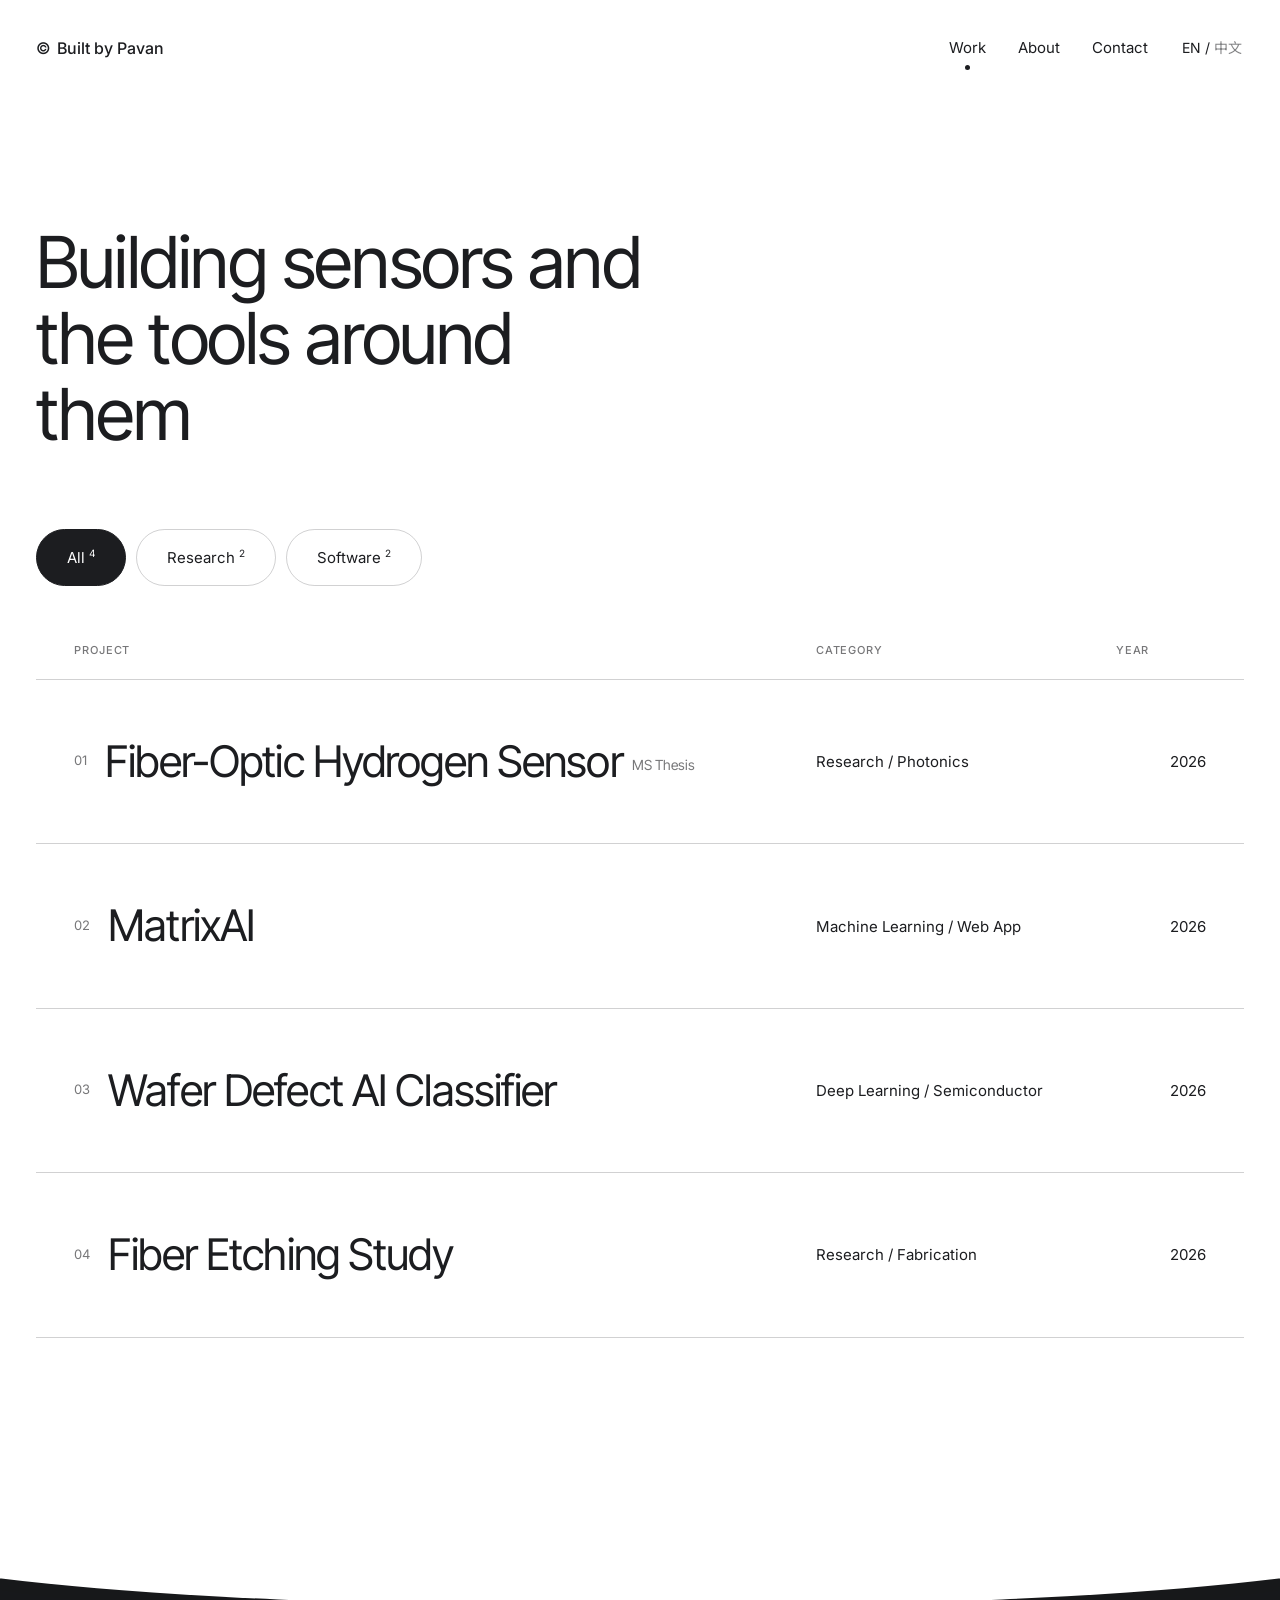
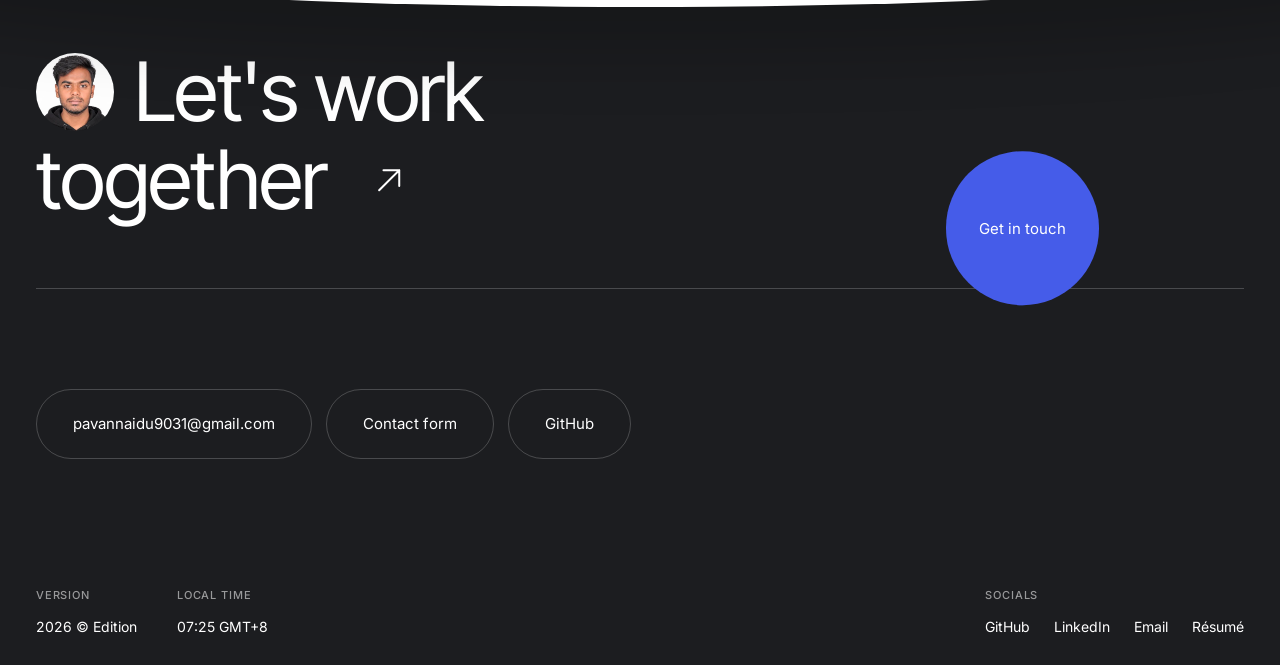
<file: work/index.html>
<!doctype html>
<html lang="en" data-title-zh="作品 — 武澄明">
<head>
<meta charset="utf-8">
<meta name="viewport" content="width=device-width, initial-scale=1, viewport-fit=cover">

<title>Work — Pavan Kalyan</title>
<meta name="description" content="Research and software projects by Pavan Kalyan: fiber-optic hydrogen sensing, thin-film sputtering and the tools that support it.">
<link rel="canonical" href="https://pavannaidu9031.github.io/work/">
<meta property="og:type" content="website">
<meta property="og:site_name" content="Pavan Kalyan">
<meta property="og:title" content="Work — Pavan Kalyan">
<meta property="og:description" content="Research and software projects by Pavan Kalyan: fiber-optic hydrogen sensing, thin-film sputtering and the tools that support it.">
<meta property="og:url" content="https://pavannaidu9031.github.io/work/">
<meta property="og:image" content="https://pavannaidu9031.github.io/assets/img/og.png">
<meta property="og:image:width" content="1200">
<meta property="og:image:height" content="630">
<meta property="og:locale" content="en_US">
<meta property="og:locale:alternate" content="zh_TW">
<meta name="twitter:card" content="summary_large_image">
<meta name="twitter:title" content="Work — Pavan Kalyan">
<meta name="twitter:description" content="Research and software projects by Pavan Kalyan: fiber-optic hydrogen sensing, thin-film sputtering and the tools that support it.">
<meta name="twitter:image" content="https://pavannaidu9031.github.io/assets/img/og.png">
<meta name="theme-color" content="#1c1d20">
<link rel="icon" href="../assets/img/favicon.svg" type="image/svg+xml">
<link rel="preconnect" href="https://fonts.googleapis.com">
<link rel="preconnect" href="https://fonts.gstatic.com" crossorigin>
<link rel="stylesheet" href="https://fonts.googleapis.com/css2?family=Inter:wght@400;500&family=Inter+Tight:wght@400;500&family=Noto+Sans+TC:wght@400;500&display=swap">
<link rel="stylesheet" href="../assets/css/style.css?v=7">
<script>(function(d){d.classList.add("js");try{if(localStorage.getItem("lang")==="zh")d.lang="zh-Hant";if(!sessionStorage.getItem("seen-hello")&&!matchMedia("(prefers-reduced-motion: reduce)").matches)d.classList.add("hello")}catch(e){}})(document.documentElement)</script>
<script src="../assets/js/main.js?v=7" defer></script>
</head>
<body>
<div class="preloader" aria-hidden="true" data-preloader><p class="preloader__word"><span class="preloader__dot"></span><span data-preloader-word>Hello</span></p><svg class="preloader__curve" viewBox="0 0 1000 300" preserveAspectRatio="none"><path d="M0 0 Q500 300 1000 0 Z"/></svg></div>
<div class="cursor" aria-hidden="true" data-cursor><span><span data-zh="查看">View</span></span></div>

<a class="skip" href="#main"><span data-zh="跳到主要內容">Skip to content</span></a>
<header class="header">
  <div class="magnetic"><a class="logo" href="../" aria-label="Pavan Kalyan, home">
    <span class="logo__c" aria-hidden="true">©</span>
    <span class="logo__text"><span class="logo__by"><span>Built by</span>&nbsp;</span><span class="logo__name">Pavan</span><span class="logo__last">&nbsp;Kalyan</span></span>
  </a></div>
  <nav class="nav" aria-label="Primary"><ul><li><div class="magnetic"><a class="nav__link" href="../work/" aria-current="page"><span data-zh="作品">Work</span><span class="nav__dot" aria-hidden="true"></span></a></div></li><li><div class="magnetic"><a class="nav__link" href="../about/"><span data-zh="關於">About</span><span class="nav__dot" aria-hidden="true"></span></a></div></li><li><div class="magnetic"><a class="nav__link" href="../contact/"><span data-zh="聯絡">Contact</span><span class="nav__dot" aria-hidden="true"></span></a></div></li><li><div class="lang" role="group" aria-label="Language"><button type="button" data-lang-btn="en" aria-pressed="true">EN</button><span aria-hidden="true"> / </span><button type="button" data-lang-btn="zh" aria-pressed="false">中文</button></div></li></ul></nav>
  <div class="header__mobile"><div class="lang" role="group" aria-label="Language"><button type="button" data-lang-btn="en" aria-pressed="true">EN</button><span aria-hidden="true"> / </span><button type="button" data-lang-btn="zh" aria-pressed="false">中文</button></div><button type="button" class="header__menu" data-menu-open aria-controls="site-menu" aria-expanded="false"><span class="nav__dot nav__dot--on" aria-hidden="true"></span><span data-zh="選單">Menu</span></button></div>
</header>
<div class="burger-wrap" data-burger><div class="magnetic"><button type="button" class="burger" data-menu-open aria-controls="site-menu" aria-expanded="false" aria-label="Open menu"><span class="burger__bars" aria-hidden="true"><span></span><span></span></span><span class="btn__fill" aria-hidden="true"></span></button></div></div>
<div class="menu-shade" data-menu-close></div>
<aside class="menu" id="site-menu" aria-label="Menu" hidden>
  <div class="menu__inner">
    <p class="label"><span data-zh="導覽">Navigation</span></p>
    <ul class="menu__links">
      <li><a href="../"><span data-zh="首頁">Home</span></a></li>
      <li><a href="../work/" aria-current="page"><span data-zh="作品">Work</span></a></li>
      <li><a href="../about/"><span data-zh="關於">About</span></a></li>
      <li><a href="../contact/"><span data-zh="聯絡">Contact</span></a></li>
    </ul>
    <div class="menu__foot">
      <p class="label"><span data-zh="社群">Socials</span></p>
      <ul class="menu__socials"><li><a href="https://github.com/Pavannaidu9031" target="_blank" rel="noopener noreferrer">GitHub</a></li><li><a href="https://www.linkedin.com/in/pavankalyan9031" target="_blank" rel="noopener noreferrer">LinkedIn</a></li><li><a href="mailto:pavannaidu9031@gmail.com">Email</a></li><li><a href="../assets/Pavan-Kalyan-Resume.pdf" download><span data-zh="履歷">Résumé</span></a></li></ul>
    </div>
  </div>
</aside>
<main id="main">

<section class="page-head">
  <h1 class="page-title reveal" data-zh="打造感測器，以及圍繞它們的工具">Building sensors and the tools around them</h1>
</section>
<section class="work" data-work>
  <div class="work__bar">
    <div class="chips" role="group" aria-label="Filter"><button type="button" class="chip" data-filter="all" aria-pressed="true"><span data-zh="全部">All</span><sup>4</sup></button><button type="button" class="chip" data-filter="research" aria-pressed="false"><span data-zh="研究">Research</span><sup>2</sup></button><button type="button" class="chip" data-filter="software" aria-pressed="false"><span data-zh="軟體">Software</span><sup>2</sup></button></div>
  </div>
  <div class="work__heads" aria-hidden="true"><span class="label"><span data-zh="作品">Project</span></span><span class="label"><span data-zh="類別">Category</span></span><span class="label"><span data-zh="年份">Year</span></span></div>
  <div class="rows rows--work" data-rows>
<div class="row reveal" data-group="research" data-index="0">
  <a class="row__link" href="../work/fiber-optic-hydrogen-sensor/">
    <h3 class="row__title"><span class="row__index">01</span><span data-zh="光纖氫氣感測器">Fiber-Optic Hydrogen Sensor</span> <span class="row__sub"><span data-zh="碩士論文">MS Thesis</span></span></h3>
    <p class="row__meta"><span data-zh="研究／光子學">Research / Photonics</span></p>
    <p class="row__year">2026</p>
  </a>
</div>
<div class="row reveal" data-group="software" data-index="1">
  <a class="row__link" href="../work/matrixai/">
    <h3 class="row__title"><span class="row__index">02</span><span>MatrixAI</span></h3>
    <p class="row__meta"><span data-zh="機器學習／網頁應用">Machine Learning / Web App</span></p>
    <p class="row__year">2026</p>
  </a>
</div>
<div class="row reveal" data-group="software" data-index="2">
  <a class="row__link" href="../work/wafer-defect-classifier/">
    <h3 class="row__title"><span class="row__index">03</span><span data-zh="晶圓缺陷 AI 分類器">Wafer Defect AI Classifier</span></h3>
    <p class="row__meta"><span data-zh="深度學習／半導體">Deep Learning / Semiconductor</span></p>
    <p class="row__year">2026</p>
  </a>
</div>
<div class="row reveal" data-group="research" data-index="3">
  <a class="row__link" href="../work/fiber-etching-study/">
    <h3 class="row__title"><span class="row__index">04</span><span data-zh="光纖蝕刻研究">Fiber Etching Study</span></h3>
    <p class="row__meta"><span data-zh="研究／製程">Research / Fabrication</span></p>
    <p class="row__year">2026</p>
  </a>
</div></div>
</section>

</main>

<footer class="footer">
  <div class="footer__cap" aria-hidden="true"><div class="footer__capShape" data-cap></div></div>
  <div class="footer__body">
    <h2 class="footer__title">
      <span class="footer__line"><span class="footer__avatar"><img src="../assets/img/avatar.webp?v=7" alt="" width="100" height="100" loading="lazy"></span><span data-zh="一起">Let's work</span></span>
      <span class="footer__line"><span data-zh="合作吧">together</span><span class="footer__arrow"><svg viewBox="0 0 24 24" fill="none" stroke="currentColor" stroke-width="1.4" aria-hidden="true"><path d="M5 19L19 5M8 5h11v11" stroke-linecap="round" stroke-linejoin="round"/></svg></span></span>
    </h2>
    <div class="footer__divider"><div class="footer__cta" data-parallax="-0.12"><div class="magnetic"><a class="btn btn--round-accent" href="../contact/"><span class="btn__label"><span data-zh="與我聯絡">Get in touch</span></span><span class="btn__fill" aria-hidden="true"></span></a></div></div></div>
    <div class="footer__contact"><div class="magnetic"><a class="btn btn--outline-light" href="mailto:pavannaidu9031@gmail.com"><span class="btn__label">pavannaidu9031@gmail.com</span><span class="btn__fill" aria-hidden="true"></span></a></div><div class="magnetic"><a class="btn btn--outline-light" href="../contact/"><span class="btn__label"><span data-zh="聯絡表單">Contact form</span></span><span class="btn__fill" aria-hidden="true"></span></a></div><div class="magnetic"><a class="btn btn--outline-light" href="https://github.com/Pavannaidu9031" target="_blank" rel="noopener noreferrer"><span class="btn__label">GitHub</span><span class="btn__fill" aria-hidden="true"></span></a></div></div>
    <div class="footer__info">
      <div class="footer__group">
        <div><span class="label"><span data-zh="版本">Version</span></span><p>2026 © <span data-zh="版">Edition</span></p></div>
        <div><span class="label"><span data-zh="當地時間">Local time</span></span><p><time data-clock>--:--</time> GMT+8</p></div>
      </div>
      <div class="footer__socials"><span class="label"><span data-zh="社群">Socials</span></span><ul><li><div class="magnetic"><a href="https://github.com/Pavannaidu9031" target="_blank" rel="noopener noreferrer">GitHub</a></div></li><li><div class="magnetic"><a href="https://www.linkedin.com/in/pavankalyan9031" target="_blank" rel="noopener noreferrer">LinkedIn</a></div></li><li><div class="magnetic"><a href="mailto:pavannaidu9031@gmail.com">Email</a></div></li><li><div class="magnetic"><a href="../assets/Pavan-Kalyan-Resume.pdf" download><span data-zh="履歷">Résumé</span></a></div></li></ul></div>
    </div>
  </div>
</footer>
</body>
</html>
</file>
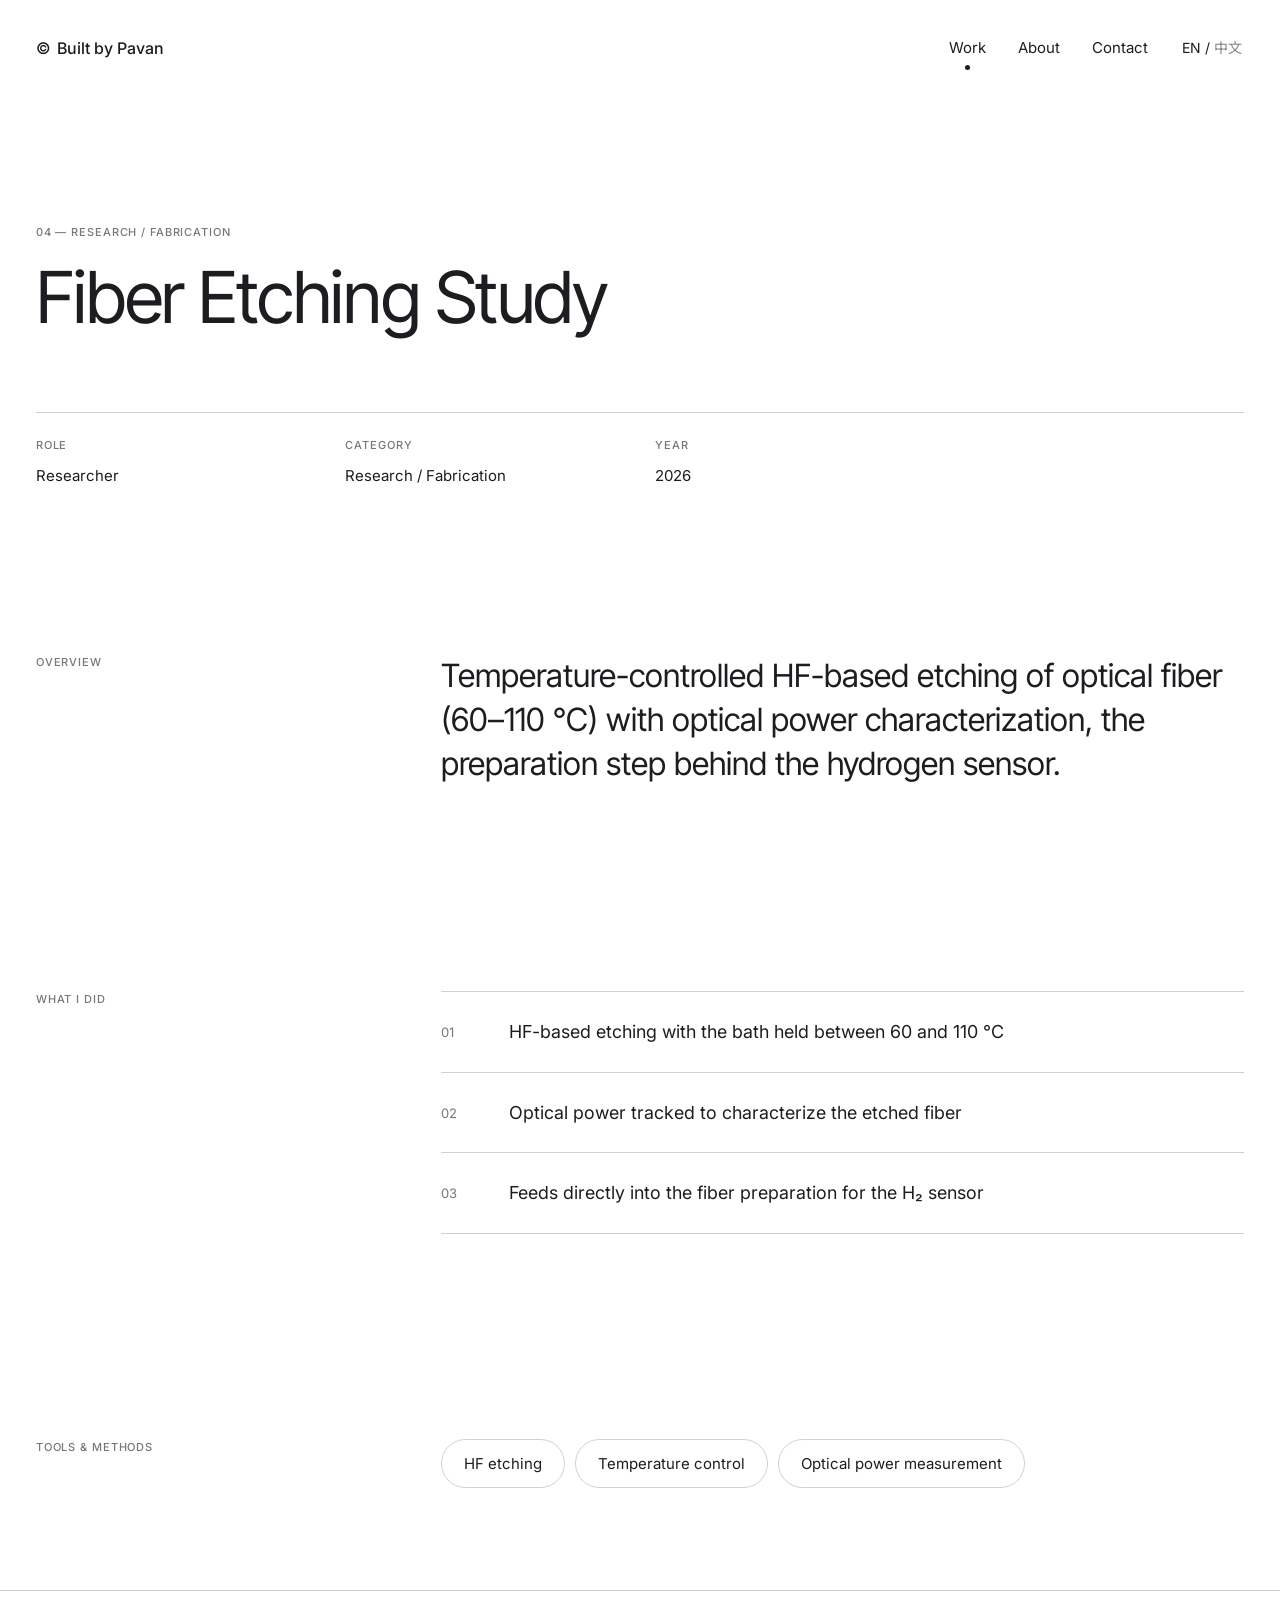
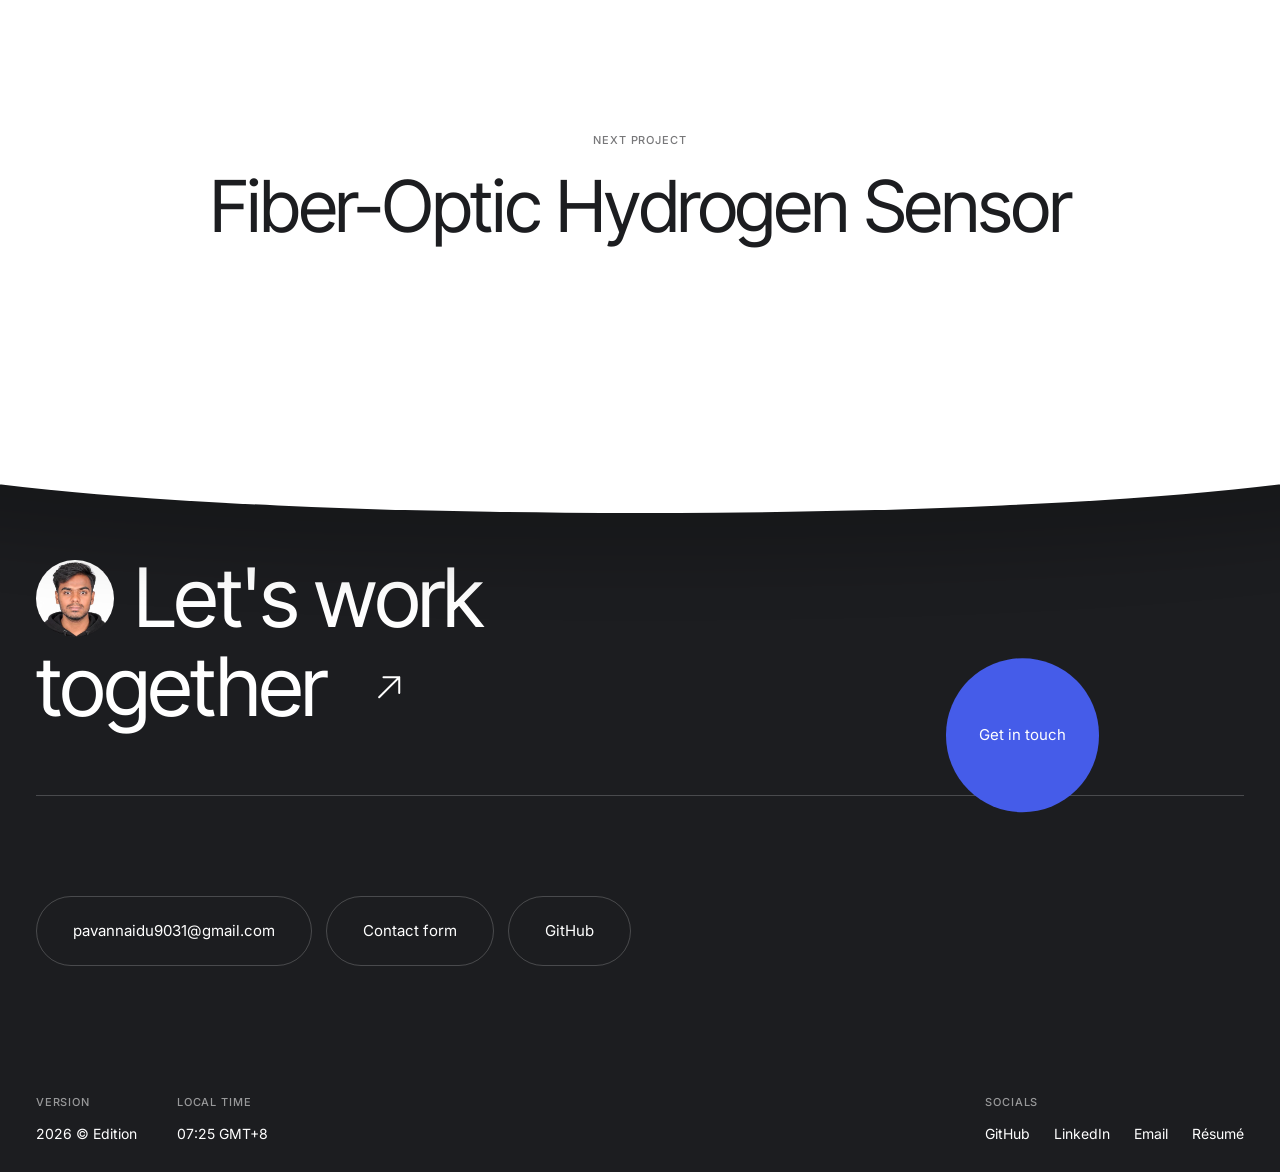
<file: work/fiber-etching-study/index.html>
<!doctype html>
<html lang="en" data-title-zh="光纖蝕刻研究 — 武澄明">
<head>
<meta charset="utf-8">
<meta name="viewport" content="width=device-width, initial-scale=1, viewport-fit=cover">

<title>Fiber Etching Study — Pavan Kalyan</title>
<meta name="description" content="Temperature-controlled HF etching of optical fiber from 60 to 110 °C, with optical power characterization.">
<link rel="canonical" href="https://pavannaidu9031.github.io/work/fiber-etching-study/">
<meta property="og:type" content="website">
<meta property="og:site_name" content="Pavan Kalyan">
<meta property="og:title" content="Fiber Etching Study — Pavan Kalyan">
<meta property="og:description" content="Temperature-controlled HF etching of optical fiber from 60 to 110 °C, with optical power characterization.">
<meta property="og:url" content="https://pavannaidu9031.github.io/work/fiber-etching-study/">
<meta property="og:image" content="https://pavannaidu9031.github.io/assets/img/og.png">
<meta property="og:image:width" content="1200">
<meta property="og:image:height" content="630">
<meta property="og:locale" content="en_US">
<meta property="og:locale:alternate" content="zh_TW">
<meta name="twitter:card" content="summary_large_image">
<meta name="twitter:title" content="Fiber Etching Study — Pavan Kalyan">
<meta name="twitter:description" content="Temperature-controlled HF etching of optical fiber from 60 to 110 °C, with optical power characterization.">
<meta name="twitter:image" content="https://pavannaidu9031.github.io/assets/img/og.png">
<meta name="theme-color" content="#1c1d20">
<link rel="icon" href="../../assets/img/favicon.svg" type="image/svg+xml">
<link rel="preconnect" href="https://fonts.googleapis.com">
<link rel="preconnect" href="https://fonts.gstatic.com" crossorigin>
<link rel="stylesheet" href="https://fonts.googleapis.com/css2?family=Inter:wght@400;500&family=Inter+Tight:wght@400;500&family=Noto+Sans+TC:wght@400;500&display=swap">
<link rel="stylesheet" href="../../assets/css/style.css?v=7">
<script>(function(d){d.classList.add("js");try{if(localStorage.getItem("lang")==="zh")d.lang="zh-Hant";if(!sessionStorage.getItem("seen-hello")&&!matchMedia("(prefers-reduced-motion: reduce)").matches)d.classList.add("hello")}catch(e){}})(document.documentElement)</script>
<script src="../../assets/js/main.js?v=7" defer></script>
</head>
<body>
<div class="preloader" aria-hidden="true" data-preloader><p class="preloader__word"><span class="preloader__dot"></span><span data-preloader-word>Hello</span></p><svg class="preloader__curve" viewBox="0 0 1000 300" preserveAspectRatio="none"><path d="M0 0 Q500 300 1000 0 Z"/></svg></div>
<div class="cursor" aria-hidden="true" data-cursor><span><span data-zh="查看">View</span></span></div>

<a class="skip" href="#main"><span data-zh="跳到主要內容">Skip to content</span></a>
<header class="header">
  <div class="magnetic"><a class="logo" href="../../" aria-label="Pavan Kalyan, home">
    <span class="logo__c" aria-hidden="true">©</span>
    <span class="logo__text"><span class="logo__by"><span>Built by</span>&nbsp;</span><span class="logo__name">Pavan</span><span class="logo__last">&nbsp;Kalyan</span></span>
  </a></div>
  <nav class="nav" aria-label="Primary"><ul><li><div class="magnetic"><a class="nav__link" href="../../work/" aria-current="page"><span data-zh="作品">Work</span><span class="nav__dot" aria-hidden="true"></span></a></div></li><li><div class="magnetic"><a class="nav__link" href="../../about/"><span data-zh="關於">About</span><span class="nav__dot" aria-hidden="true"></span></a></div></li><li><div class="magnetic"><a class="nav__link" href="../../contact/"><span data-zh="聯絡">Contact</span><span class="nav__dot" aria-hidden="true"></span></a></div></li><li><div class="lang" role="group" aria-label="Language"><button type="button" data-lang-btn="en" aria-pressed="true">EN</button><span aria-hidden="true"> / </span><button type="button" data-lang-btn="zh" aria-pressed="false">中文</button></div></li></ul></nav>
  <div class="header__mobile"><div class="lang" role="group" aria-label="Language"><button type="button" data-lang-btn="en" aria-pressed="true">EN</button><span aria-hidden="true"> / </span><button type="button" data-lang-btn="zh" aria-pressed="false">中文</button></div><button type="button" class="header__menu" data-menu-open aria-controls="site-menu" aria-expanded="false"><span class="nav__dot nav__dot--on" aria-hidden="true"></span><span data-zh="選單">Menu</span></button></div>
</header>
<div class="burger-wrap" data-burger><div class="magnetic"><button type="button" class="burger" data-menu-open aria-controls="site-menu" aria-expanded="false" aria-label="Open menu"><span class="burger__bars" aria-hidden="true"><span></span><span></span></span><span class="btn__fill" aria-hidden="true"></span></button></div></div>
<div class="menu-shade" data-menu-close></div>
<aside class="menu" id="site-menu" aria-label="Menu" hidden>
  <div class="menu__inner">
    <p class="label"><span data-zh="導覽">Navigation</span></p>
    <ul class="menu__links">
      <li><a href="../../"><span data-zh="首頁">Home</span></a></li>
      <li><a href="../../work/" aria-current="page"><span data-zh="作品">Work</span></a></li>
      <li><a href="../../about/"><span data-zh="關於">About</span></a></li>
      <li><a href="../../contact/"><span data-zh="聯絡">Contact</span></a></li>
    </ul>
    <div class="menu__foot">
      <p class="label"><span data-zh="社群">Socials</span></p>
      <ul class="menu__socials"><li><a href="https://github.com/Pavannaidu9031" target="_blank" rel="noopener noreferrer">GitHub</a></li><li><a href="https://www.linkedin.com/in/pavankalyan9031" target="_blank" rel="noopener noreferrer">LinkedIn</a></li><li><a href="mailto:pavannaidu9031@gmail.com">Email</a></li><li><a href="../../assets/Pavan-Kalyan-Resume.pdf" download><span data-zh="履歷">Résumé</span></a></li></ul>
    </div>
  </div>
</aside>
<main id="main">

<article class="project">
  <header class="page-head project__head">
    <p class="label reveal">04 — <span data-zh="研究／製程">Research / Fabrication</span></p>
    <h1 class="page-title reveal" data-zh="光纖蝕刻研究">Fiber Etching Study</h1>
    
    <div class="meta reveal"><div class="meta__item"><span class="label"><span data-zh="角色">Role</span></span><p><span data-zh="研究者">Researcher</span></p></div><div class="meta__item"><span class="label"><span data-zh="類別">Category</span></span><p><span data-zh="研究／製程">Research / Fabrication</span></p></div><div class="meta__item"><span class="label"><span data-zh="年份">Year</span></span><p><span>2026</span></p></div></div>
  </header>
  <section class="project__body">
    <div class="project__col">
      <h2 class="label"><span data-zh="概述">Overview</span></h2>
    </div>
    <div class="project__text">
      <p class="project__overview reveal" data-zh="溫控式氫氟酸（HF）光纖蝕刻（60–110 °C），並進行光功率特性量測，是氫氣感測器的前置製程。">Temperature-controlled HF-based etching of optical fiber (60–110 °C) with optical power characterization, the preparation step behind the hydrogen sensor.</p>
      
    </div>
  </section>
  <section class="project__body">
    <div class="project__col"><h2 class="label"><span data-zh="我做了什麼">What I did</span></h2></div>
    <ol class="hl"><li class="reveal"><span class="hl__n">01</span><span data-zh="氫氟酸蝕刻，溶液溫度控制在 60–110 °C">HF-based etching with the bath held between 60 and 110 °C</span></li><li class="reveal"><span class="hl__n">02</span><span data-zh="量測光功率以描述蝕刻後光纖的特性">Optical power tracked to characterize the etched fiber</span></li><li class="reveal"><span class="hl__n">03</span><span data-zh="直接用於氫氣感測器的光纖前處理">Feeds directly into the fiber preparation for the H₂ sensor</span></li></ol>
  </section>
  <section class="project__body">
    <div class="project__col"><h2 class="label"><span data-zh="工具與方法">Tools &amp; methods</span></h2></div>
    <ul class="stack reveal"><li>HF etching</li><li>Temperature control</li><li>Optical power measurement</li></ul>
  </section>
  <a class="next" href="../../work/fiber-optic-hydrogen-sensor/">
    <span class="label"><span data-zh="下一個作品">Next project</span></span>
    <span class="next__title"><span data-zh="光纖氫氣感測器">Fiber-Optic Hydrogen Sensor</span></span>
  </a>
</article>

</main>

<footer class="footer">
  <div class="footer__cap" aria-hidden="true"><div class="footer__capShape" data-cap></div></div>
  <div class="footer__body">
    <h2 class="footer__title">
      <span class="footer__line"><span class="footer__avatar"><img src="../../assets/img/avatar.webp?v=7" alt="" width="100" height="100" loading="lazy"></span><span data-zh="一起">Let's work</span></span>
      <span class="footer__line"><span data-zh="合作吧">together</span><span class="footer__arrow"><svg viewBox="0 0 24 24" fill="none" stroke="currentColor" stroke-width="1.4" aria-hidden="true"><path d="M5 19L19 5M8 5h11v11" stroke-linecap="round" stroke-linejoin="round"/></svg></span></span>
    </h2>
    <div class="footer__divider"><div class="footer__cta" data-parallax="-0.12"><div class="magnetic"><a class="btn btn--round-accent" href="../../contact/"><span class="btn__label"><span data-zh="與我聯絡">Get in touch</span></span><span class="btn__fill" aria-hidden="true"></span></a></div></div></div>
    <div class="footer__contact"><div class="magnetic"><a class="btn btn--outline-light" href="mailto:pavannaidu9031@gmail.com"><span class="btn__label">pavannaidu9031@gmail.com</span><span class="btn__fill" aria-hidden="true"></span></a></div><div class="magnetic"><a class="btn btn--outline-light" href="../../contact/"><span class="btn__label"><span data-zh="聯絡表單">Contact form</span></span><span class="btn__fill" aria-hidden="true"></span></a></div><div class="magnetic"><a class="btn btn--outline-light" href="https://github.com/Pavannaidu9031" target="_blank" rel="noopener noreferrer"><span class="btn__label">GitHub</span><span class="btn__fill" aria-hidden="true"></span></a></div></div>
    <div class="footer__info">
      <div class="footer__group">
        <div><span class="label"><span data-zh="版本">Version</span></span><p>2026 © <span data-zh="版">Edition</span></p></div>
        <div><span class="label"><span data-zh="當地時間">Local time</span></span><p><time data-clock>--:--</time> GMT+8</p></div>
      </div>
      <div class="footer__socials"><span class="label"><span data-zh="社群">Socials</span></span><ul><li><div class="magnetic"><a href="https://github.com/Pavannaidu9031" target="_blank" rel="noopener noreferrer">GitHub</a></div></li><li><div class="magnetic"><a href="https://www.linkedin.com/in/pavankalyan9031" target="_blank" rel="noopener noreferrer">LinkedIn</a></div></li><li><div class="magnetic"><a href="mailto:pavannaidu9031@gmail.com">Email</a></div></li><li><div class="magnetic"><a href="../../assets/Pavan-Kalyan-Resume.pdf" download><span data-zh="履歷">Résumé</span></a></div></li></ul></div>
    </div>
  </div>
</footer>
</body>
</html>
</file>
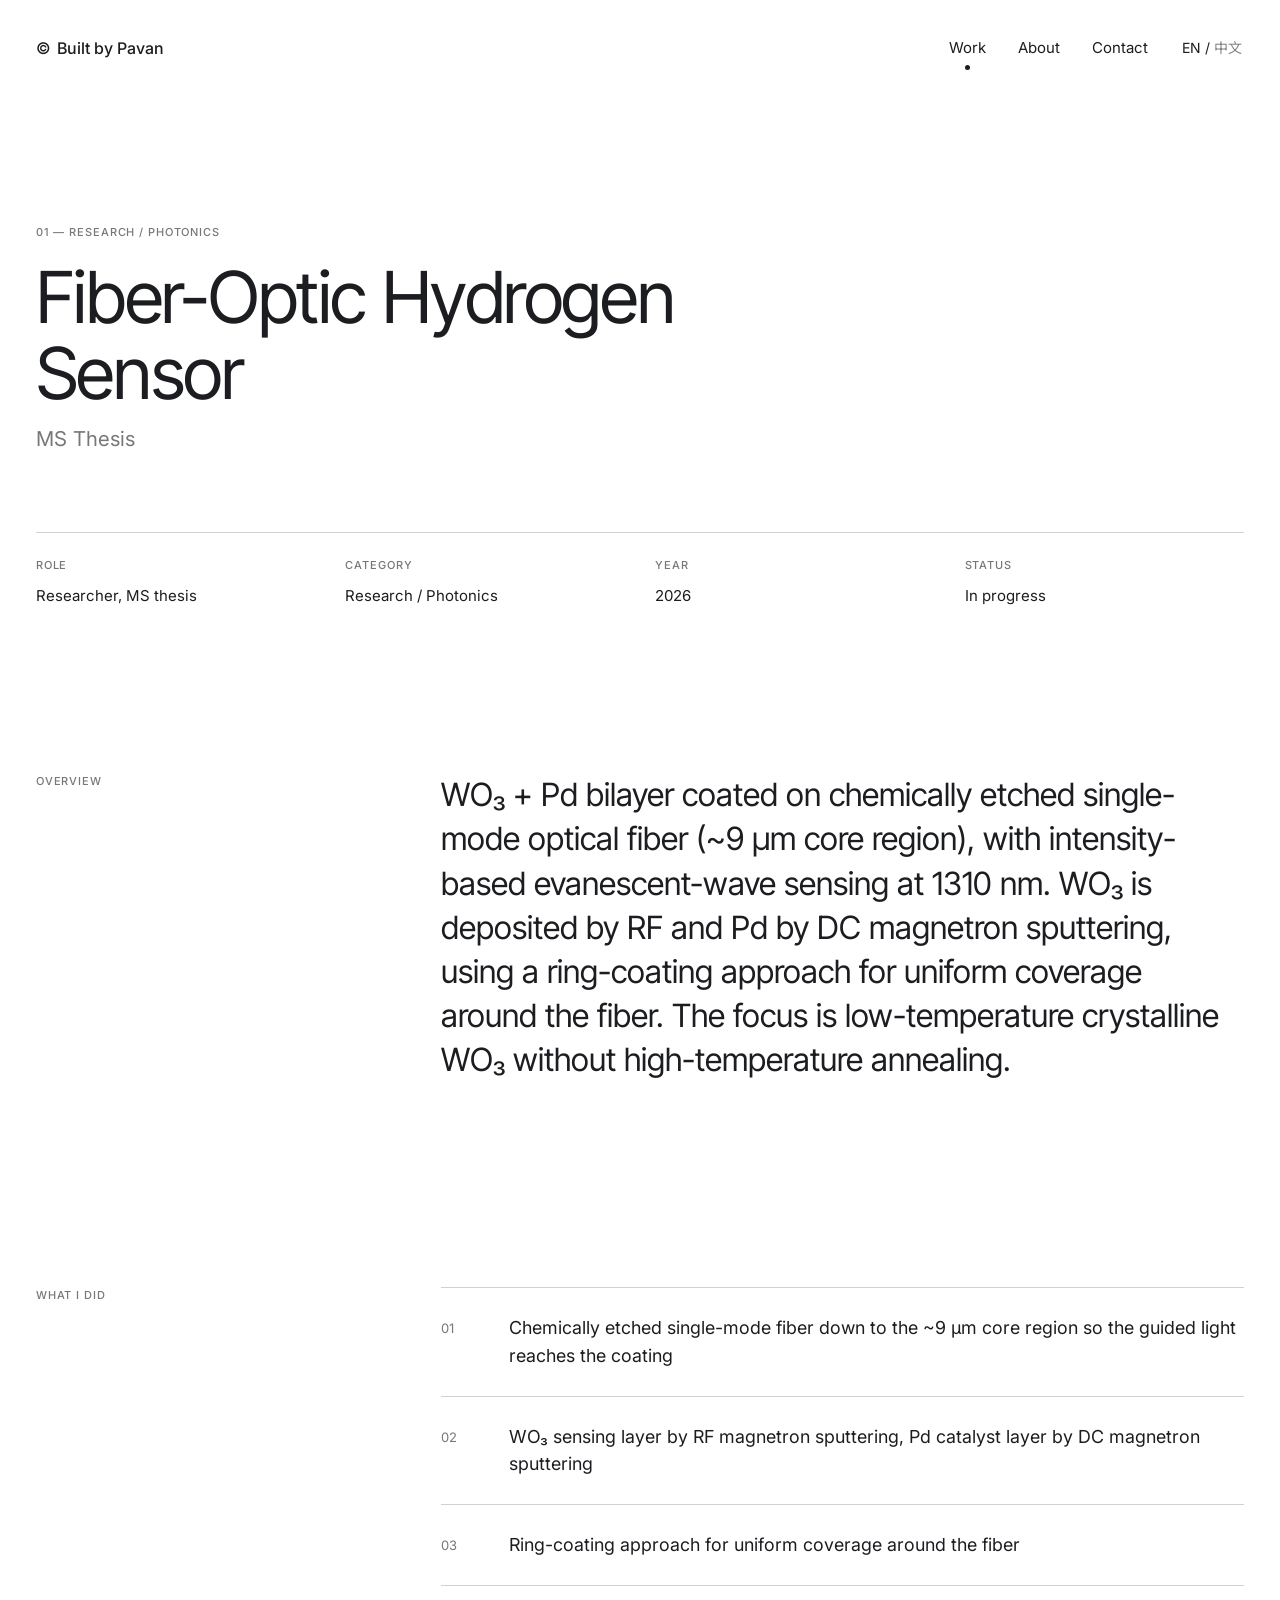
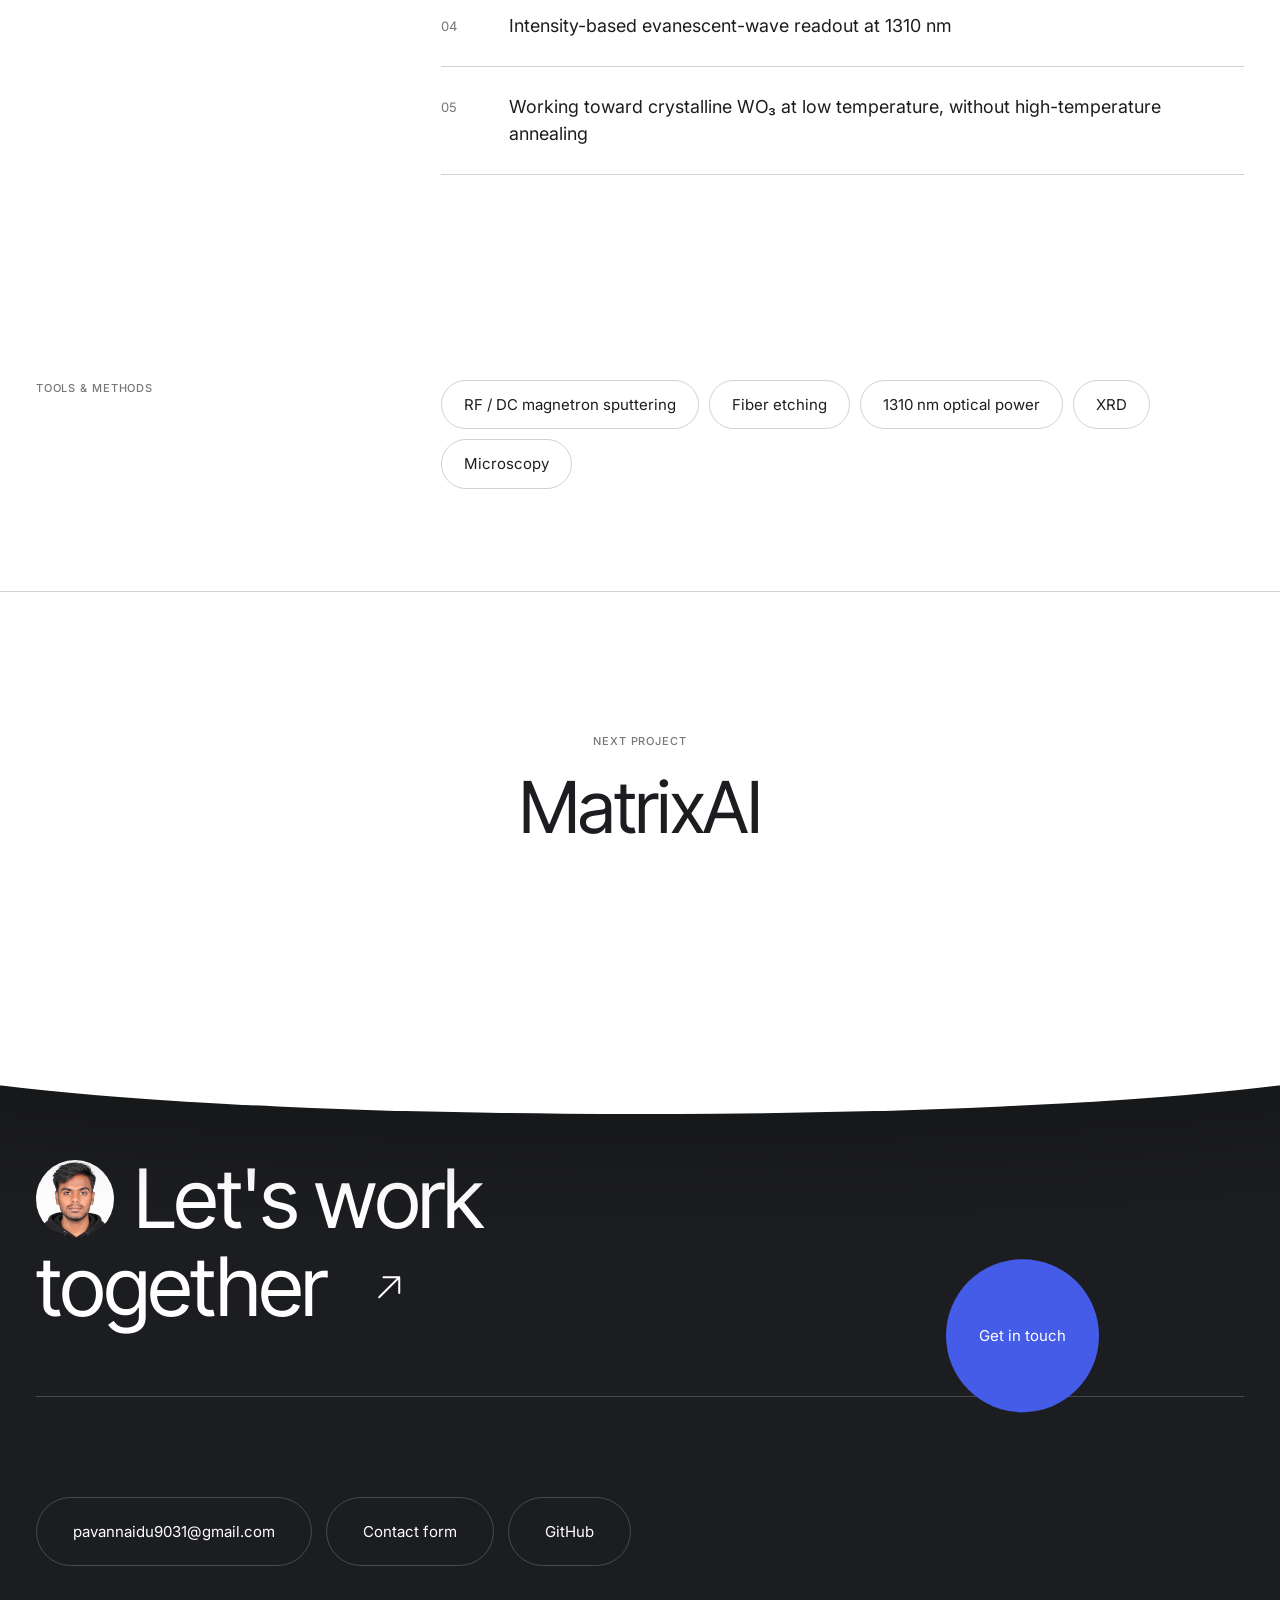
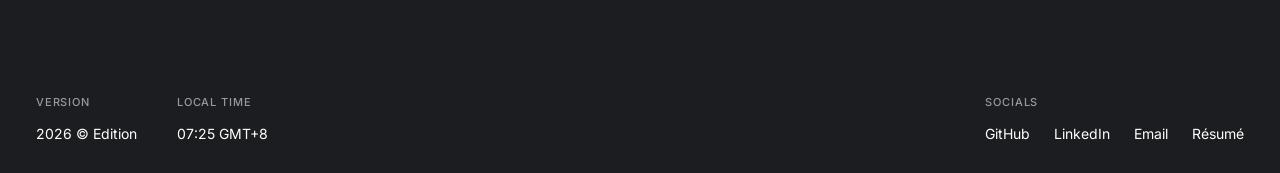
<file: work/fiber-optic-hydrogen-sensor/index.html>
<!doctype html>
<html lang="en" data-title-zh="光纖氫氣感測器 — 武澄明">
<head>
<meta charset="utf-8">
<meta name="viewport" content="width=device-width, initial-scale=1, viewport-fit=cover">

<title>Fiber-Optic Hydrogen Sensor — Pavan Kalyan</title>
<meta name="description" content="A WO₃ + Pd bilayer on chemically etched single-mode fiber that senses hydrogen through the evanescent field at 1310 nm.">
<link rel="canonical" href="https://pavannaidu9031.github.io/work/fiber-optic-hydrogen-sensor/">
<meta property="og:type" content="website">
<meta property="og:site_name" content="Pavan Kalyan">
<meta property="og:title" content="Fiber-Optic Hydrogen Sensor — Pavan Kalyan">
<meta property="og:description" content="A WO₃ + Pd bilayer on chemically etched single-mode fiber that senses hydrogen through the evanescent field at 1310 nm.">
<meta property="og:url" content="https://pavannaidu9031.github.io/work/fiber-optic-hydrogen-sensor/">
<meta property="og:image" content="https://pavannaidu9031.github.io/assets/img/og.png">
<meta property="og:image:width" content="1200">
<meta property="og:image:height" content="630">
<meta property="og:locale" content="en_US">
<meta property="og:locale:alternate" content="zh_TW">
<meta name="twitter:card" content="summary_large_image">
<meta name="twitter:title" content="Fiber-Optic Hydrogen Sensor — Pavan Kalyan">
<meta name="twitter:description" content="A WO₃ + Pd bilayer on chemically etched single-mode fiber that senses hydrogen through the evanescent field at 1310 nm.">
<meta name="twitter:image" content="https://pavannaidu9031.github.io/assets/img/og.png">
<meta name="theme-color" content="#1c1d20">
<link rel="icon" href="../../assets/img/favicon.svg" type="image/svg+xml">
<link rel="preconnect" href="https://fonts.googleapis.com">
<link rel="preconnect" href="https://fonts.gstatic.com" crossorigin>
<link rel="stylesheet" href="https://fonts.googleapis.com/css2?family=Inter:wght@400;500&family=Inter+Tight:wght@400;500&family=Noto+Sans+TC:wght@400;500&display=swap">
<link rel="stylesheet" href="../../assets/css/style.css?v=7">
<script>(function(d){d.classList.add("js");try{if(localStorage.getItem("lang")==="zh")d.lang="zh-Hant";if(!sessionStorage.getItem("seen-hello")&&!matchMedia("(prefers-reduced-motion: reduce)").matches)d.classList.add("hello")}catch(e){}})(document.documentElement)</script>
<script src="../../assets/js/main.js?v=7" defer></script>
</head>
<body>
<div class="preloader" aria-hidden="true" data-preloader><p class="preloader__word"><span class="preloader__dot"></span><span data-preloader-word>Hello</span></p><svg class="preloader__curve" viewBox="0 0 1000 300" preserveAspectRatio="none"><path d="M0 0 Q500 300 1000 0 Z"/></svg></div>
<div class="cursor" aria-hidden="true" data-cursor><span><span data-zh="查看">View</span></span></div>

<a class="skip" href="#main"><span data-zh="跳到主要內容">Skip to content</span></a>
<header class="header">
  <div class="magnetic"><a class="logo" href="../../" aria-label="Pavan Kalyan, home">
    <span class="logo__c" aria-hidden="true">©</span>
    <span class="logo__text"><span class="logo__by"><span>Built by</span>&nbsp;</span><span class="logo__name">Pavan</span><span class="logo__last">&nbsp;Kalyan</span></span>
  </a></div>
  <nav class="nav" aria-label="Primary"><ul><li><div class="magnetic"><a class="nav__link" href="../../work/" aria-current="page"><span data-zh="作品">Work</span><span class="nav__dot" aria-hidden="true"></span></a></div></li><li><div class="magnetic"><a class="nav__link" href="../../about/"><span data-zh="關於">About</span><span class="nav__dot" aria-hidden="true"></span></a></div></li><li><div class="magnetic"><a class="nav__link" href="../../contact/"><span data-zh="聯絡">Contact</span><span class="nav__dot" aria-hidden="true"></span></a></div></li><li><div class="lang" role="group" aria-label="Language"><button type="button" data-lang-btn="en" aria-pressed="true">EN</button><span aria-hidden="true"> / </span><button type="button" data-lang-btn="zh" aria-pressed="false">中文</button></div></li></ul></nav>
  <div class="header__mobile"><div class="lang" role="group" aria-label="Language"><button type="button" data-lang-btn="en" aria-pressed="true">EN</button><span aria-hidden="true"> / </span><button type="button" data-lang-btn="zh" aria-pressed="false">中文</button></div><button type="button" class="header__menu" data-menu-open aria-controls="site-menu" aria-expanded="false"><span class="nav__dot nav__dot--on" aria-hidden="true"></span><span data-zh="選單">Menu</span></button></div>
</header>
<div class="burger-wrap" data-burger><div class="magnetic"><button type="button" class="burger" data-menu-open aria-controls="site-menu" aria-expanded="false" aria-label="Open menu"><span class="burger__bars" aria-hidden="true"><span></span><span></span></span><span class="btn__fill" aria-hidden="true"></span></button></div></div>
<div class="menu-shade" data-menu-close></div>
<aside class="menu" id="site-menu" aria-label="Menu" hidden>
  <div class="menu__inner">
    <p class="label"><span data-zh="導覽">Navigation</span></p>
    <ul class="menu__links">
      <li><a href="../../"><span data-zh="首頁">Home</span></a></li>
      <li><a href="../../work/" aria-current="page"><span data-zh="作品">Work</span></a></li>
      <li><a href="../../about/"><span data-zh="關於">About</span></a></li>
      <li><a href="../../contact/"><span data-zh="聯絡">Contact</span></a></li>
    </ul>
    <div class="menu__foot">
      <p class="label"><span data-zh="社群">Socials</span></p>
      <ul class="menu__socials"><li><a href="https://github.com/Pavannaidu9031" target="_blank" rel="noopener noreferrer">GitHub</a></li><li><a href="https://www.linkedin.com/in/pavankalyan9031" target="_blank" rel="noopener noreferrer">LinkedIn</a></li><li><a href="mailto:pavannaidu9031@gmail.com">Email</a></li><li><a href="../../assets/Pavan-Kalyan-Resume.pdf" download><span data-zh="履歷">Résumé</span></a></li></ul>
    </div>
  </div>
</aside>
<main id="main">

<article class="project">
  <header class="page-head project__head">
    <p class="label reveal">01 — <span data-zh="研究／光子學">Research / Photonics</span></p>
    <h1 class="page-title reveal" data-zh="光纖氫氣感測器">Fiber-Optic Hydrogen Sensor</h1>
    <p class="project__sub reveal"><span data-zh="碩士論文">MS Thesis</span></p>
    <div class="meta reveal"><div class="meta__item"><span class="label"><span data-zh="角色">Role</span></span><p><span data-zh="研究者（碩士論文）">Researcher, MS thesis</span></p></div><div class="meta__item"><span class="label"><span data-zh="類別">Category</span></span><p><span data-zh="研究／光子學">Research / Photonics</span></p></div><div class="meta__item"><span class="label"><span data-zh="年份">Year</span></span><p><span>2026</span></p></div><div class="meta__item"><span class="label"><span data-zh="狀態">Status</span></span><p><span data-zh="進行中">In progress</span></p></div></div>
  </header>
  <section class="project__body">
    <div class="project__col">
      <h2 class="label"><span data-zh="概述">Overview</span></h2>
    </div>
    <div class="project__text">
      <p class="project__overview reveal" data-zh="在化學蝕刻的單模光纖（約 9 µm 纖芯區域）上鍍製 WO₃ + Pd 雙層膜，以 1310 nm 進行強度式消逝波感測。WO₃ 以射頻（RF）磁控濺鍍、Pd 以直流（DC）磁控濺鍍製備，並採用環形鍍膜方式讓光纖四周覆蓋均勻。研究重點是在不經高溫退火的情況下，得到低溫結晶的 WO₃。">WO₃ + Pd bilayer coated on chemically etched single-mode optical fiber (~9 µm core region), with intensity-based evanescent-wave sensing at 1310 nm. WO₃ is deposited by RF and Pd by DC magnetron sputtering, using a ring-coating approach for uniform coverage around the fiber. The focus is low-temperature crystalline WO₃ without high-temperature annealing.</p>
      
    </div>
  </section>
  <section class="project__body">
    <div class="project__col"><h2 class="label"><span data-zh="我做了什麼">What I did</span></h2></div>
    <ol class="hl"><li class="reveal"><span class="hl__n">01</span><span data-zh="將單模光纖化學蝕刻至約 9 µm 的纖芯區域，讓導光能與鍍膜作用">Chemically etched single-mode fiber down to the ~9 µm core region so the guided light reaches the coating</span></li><li class="reveal"><span class="hl__n">02</span><span data-zh="以射頻磁控濺鍍製備 WO₃ 感測層，以直流磁控濺鍍製備 Pd 催化層">WO₃ sensing layer by RF magnetron sputtering, Pd catalyst layer by DC magnetron sputtering</span></li><li class="reveal"><span class="hl__n">03</span><span data-zh="採用環形鍍膜方式，使光纖周圍覆蓋均勻">Ring-coating approach for uniform coverage around the fiber</span></li><li class="reveal"><span class="hl__n">04</span><span data-zh="於 1310 nm 進行強度式消逝波量測">Intensity-based evanescent-wave readout at 1310 nm</span></li><li class="reveal"><span class="hl__n">05</span><span data-zh="目標是在低溫下獲得結晶 WO₃，不需高溫退火">Working toward crystalline WO₃ at low temperature, without high-temperature annealing</span></li></ol>
  </section>
  <section class="project__body">
    <div class="project__col"><h2 class="label"><span data-zh="工具與方法">Tools &amp; methods</span></h2></div>
    <ul class="stack reveal"><li>RF / DC magnetron sputtering</li><li>Fiber etching</li><li>1310 nm optical power</li><li>XRD</li><li>Microscopy</li></ul>
  </section>
  <a class="next" href="../../work/matrixai/">
    <span class="label"><span data-zh="下一個作品">Next project</span></span>
    <span class="next__title"><span>MatrixAI</span></span>
  </a>
</article>

</main>

<footer class="footer">
  <div class="footer__cap" aria-hidden="true"><div class="footer__capShape" data-cap></div></div>
  <div class="footer__body">
    <h2 class="footer__title">
      <span class="footer__line"><span class="footer__avatar"><img src="../../assets/img/avatar.webp?v=7" alt="" width="100" height="100" loading="lazy"></span><span data-zh="一起">Let's work</span></span>
      <span class="footer__line"><span data-zh="合作吧">together</span><span class="footer__arrow"><svg viewBox="0 0 24 24" fill="none" stroke="currentColor" stroke-width="1.4" aria-hidden="true"><path d="M5 19L19 5M8 5h11v11" stroke-linecap="round" stroke-linejoin="round"/></svg></span></span>
    </h2>
    <div class="footer__divider"><div class="footer__cta" data-parallax="-0.12"><div class="magnetic"><a class="btn btn--round-accent" href="../../contact/"><span class="btn__label"><span data-zh="與我聯絡">Get in touch</span></span><span class="btn__fill" aria-hidden="true"></span></a></div></div></div>
    <div class="footer__contact"><div class="magnetic"><a class="btn btn--outline-light" href="mailto:pavannaidu9031@gmail.com"><span class="btn__label">pavannaidu9031@gmail.com</span><span class="btn__fill" aria-hidden="true"></span></a></div><div class="magnetic"><a class="btn btn--outline-light" href="../../contact/"><span class="btn__label"><span data-zh="聯絡表單">Contact form</span></span><span class="btn__fill" aria-hidden="true"></span></a></div><div class="magnetic"><a class="btn btn--outline-light" href="https://github.com/Pavannaidu9031" target="_blank" rel="noopener noreferrer"><span class="btn__label">GitHub</span><span class="btn__fill" aria-hidden="true"></span></a></div></div>
    <div class="footer__info">
      <div class="footer__group">
        <div><span class="label"><span data-zh="版本">Version</span></span><p>2026 © <span data-zh="版">Edition</span></p></div>
        <div><span class="label"><span data-zh="當地時間">Local time</span></span><p><time data-clock>--:--</time> GMT+8</p></div>
      </div>
      <div class="footer__socials"><span class="label"><span data-zh="社群">Socials</span></span><ul><li><div class="magnetic"><a href="https://github.com/Pavannaidu9031" target="_blank" rel="noopener noreferrer">GitHub</a></div></li><li><div class="magnetic"><a href="https://www.linkedin.com/in/pavankalyan9031" target="_blank" rel="noopener noreferrer">LinkedIn</a></div></li><li><div class="magnetic"><a href="mailto:pavannaidu9031@gmail.com">Email</a></div></li><li><div class="magnetic"><a href="../../assets/Pavan-Kalyan-Resume.pdf" download><span data-zh="履歷">Résumé</span></a></div></li></ul></div>
    </div>
  </div>
</footer>
</body>
</html>
</file>
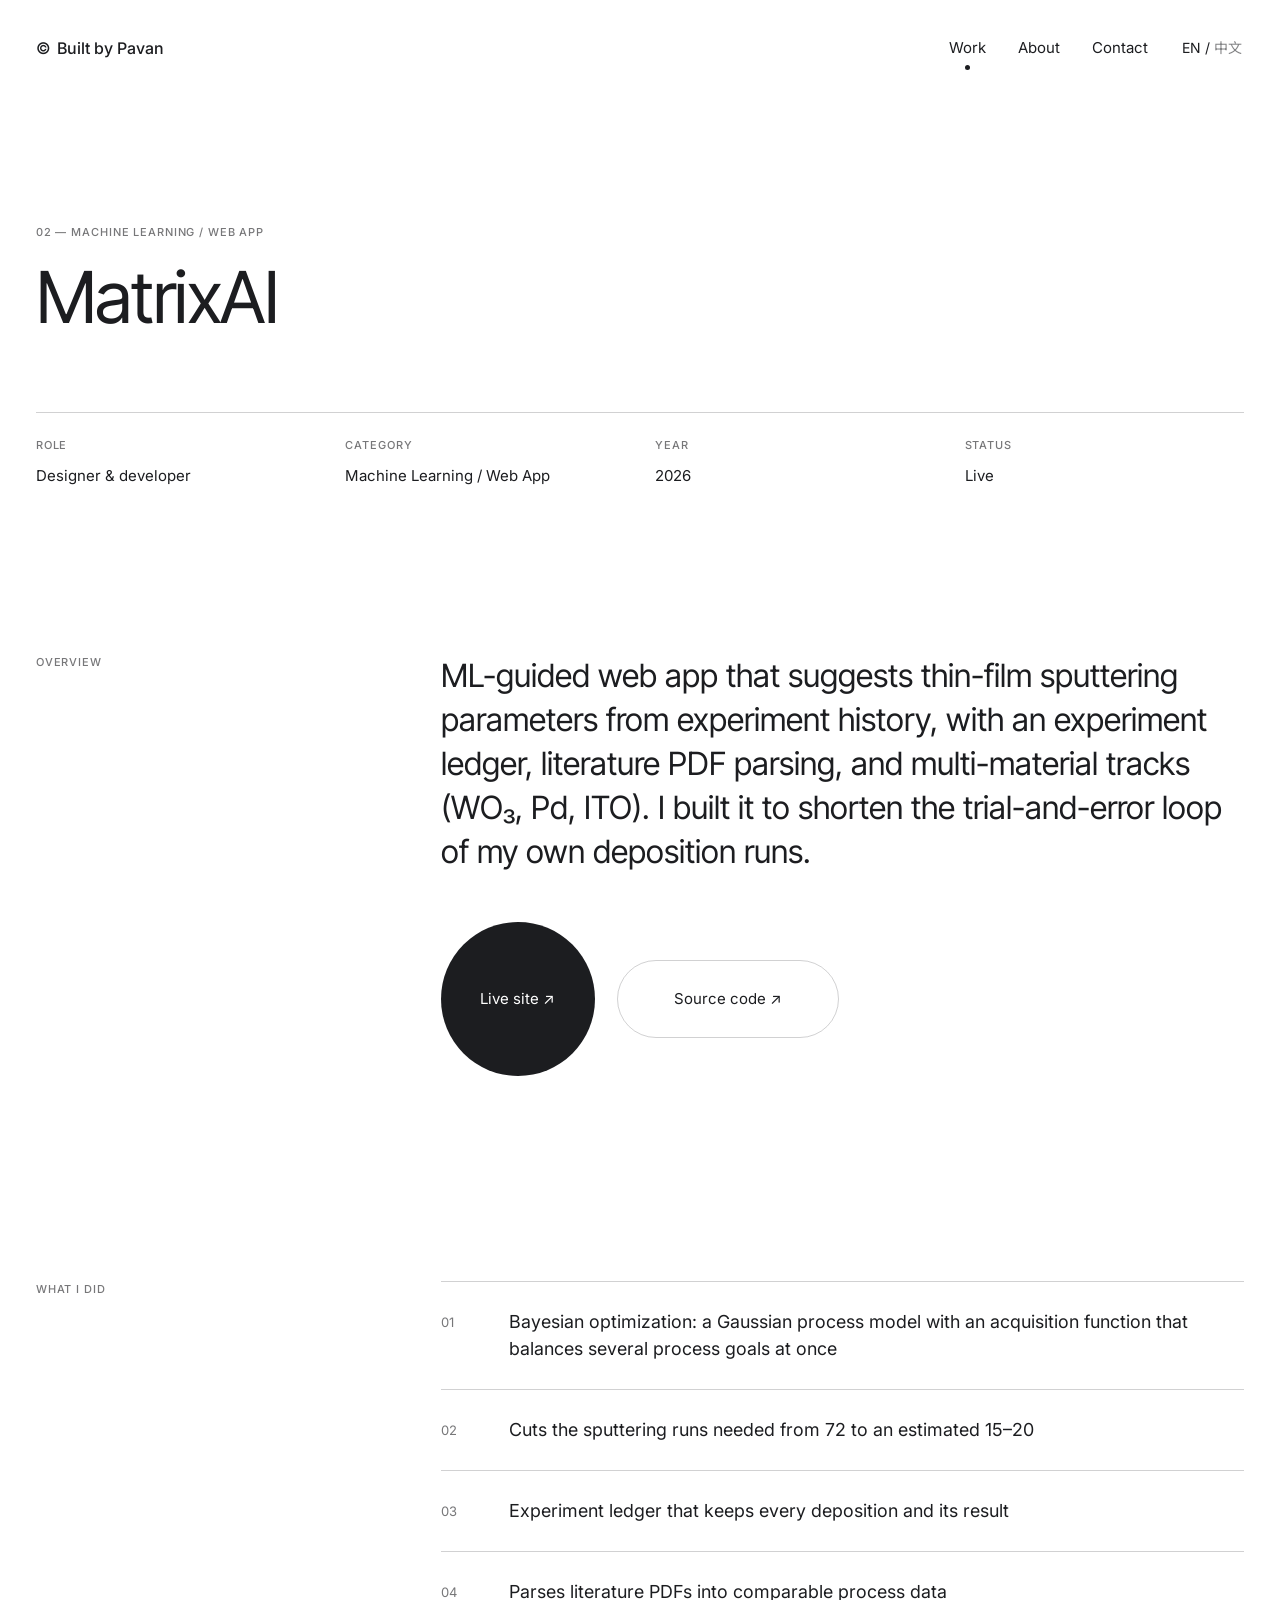
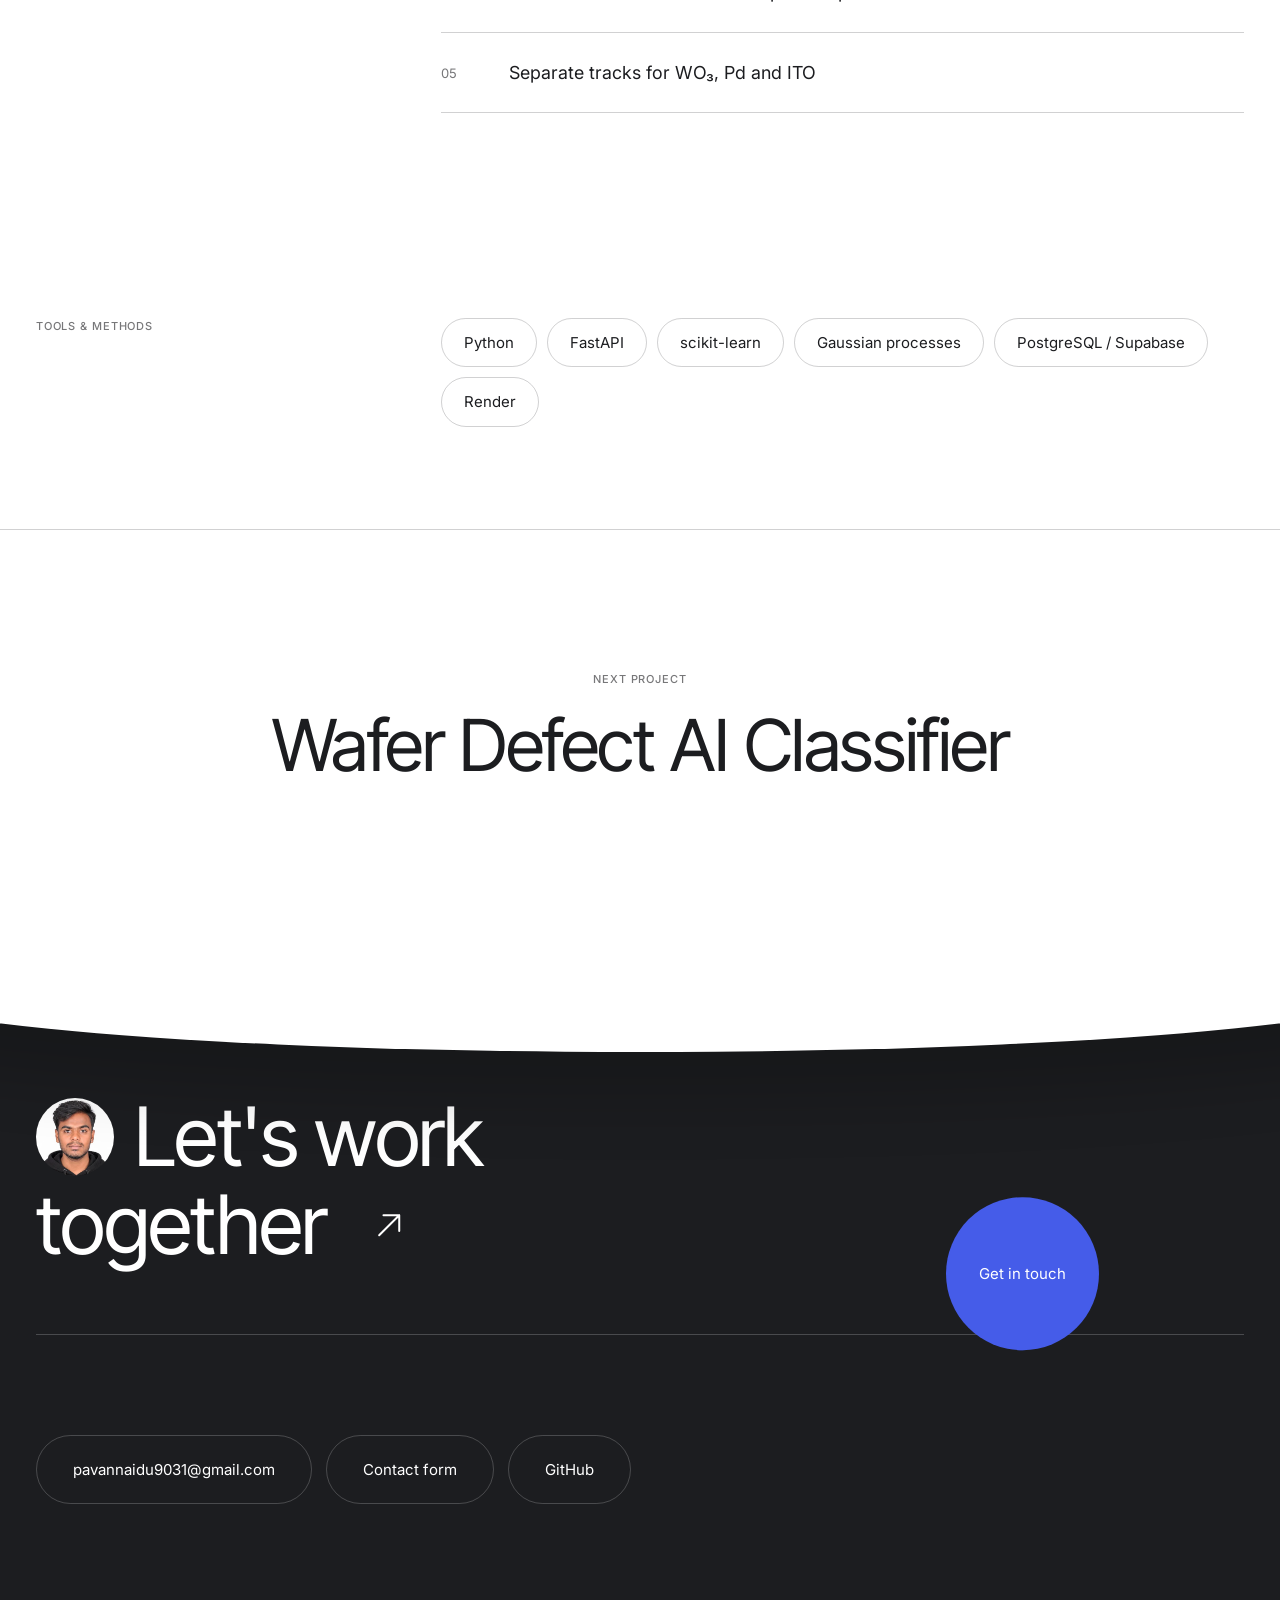
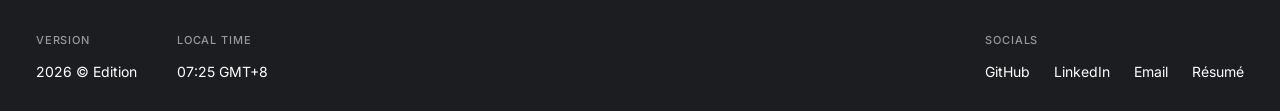
<file: work/matrixai/index.html>
<!doctype html>
<html lang="en" data-title-zh="MatrixAI — 武澄明">
<head>
<meta charset="utf-8">
<meta name="viewport" content="width=device-width, initial-scale=1, viewport-fit=cover">

<title>MatrixAI — Pavan Kalyan</title>
<meta name="description" content="An ML-guided web app that suggests thin-film sputtering parameters from experiment history.">
<link rel="canonical" href="https://pavannaidu9031.github.io/work/matrixai/">
<meta property="og:type" content="website">
<meta property="og:site_name" content="Pavan Kalyan">
<meta property="og:title" content="MatrixAI — Pavan Kalyan">
<meta property="og:description" content="An ML-guided web app that suggests thin-film sputtering parameters from experiment history.">
<meta property="og:url" content="https://pavannaidu9031.github.io/work/matrixai/">
<meta property="og:image" content="https://pavannaidu9031.github.io/assets/img/og.png">
<meta property="og:image:width" content="1200">
<meta property="og:image:height" content="630">
<meta property="og:locale" content="en_US">
<meta property="og:locale:alternate" content="zh_TW">
<meta name="twitter:card" content="summary_large_image">
<meta name="twitter:title" content="MatrixAI — Pavan Kalyan">
<meta name="twitter:description" content="An ML-guided web app that suggests thin-film sputtering parameters from experiment history.">
<meta name="twitter:image" content="https://pavannaidu9031.github.io/assets/img/og.png">
<meta name="theme-color" content="#1c1d20">
<link rel="icon" href="../../assets/img/favicon.svg" type="image/svg+xml">
<link rel="preconnect" href="https://fonts.googleapis.com">
<link rel="preconnect" href="https://fonts.gstatic.com" crossorigin>
<link rel="stylesheet" href="https://fonts.googleapis.com/css2?family=Inter:wght@400;500&family=Inter+Tight:wght@400;500&family=Noto+Sans+TC:wght@400;500&display=swap">
<link rel="stylesheet" href="../../assets/css/style.css?v=7">
<script>(function(d){d.classList.add("js");try{if(localStorage.getItem("lang")==="zh")d.lang="zh-Hant";if(!sessionStorage.getItem("seen-hello")&&!matchMedia("(prefers-reduced-motion: reduce)").matches)d.classList.add("hello")}catch(e){}})(document.documentElement)</script>
<script src="../../assets/js/main.js?v=7" defer></script>
</head>
<body>
<div class="preloader" aria-hidden="true" data-preloader><p class="preloader__word"><span class="preloader__dot"></span><span data-preloader-word>Hello</span></p><svg class="preloader__curve" viewBox="0 0 1000 300" preserveAspectRatio="none"><path d="M0 0 Q500 300 1000 0 Z"/></svg></div>
<div class="cursor" aria-hidden="true" data-cursor><span><span data-zh="查看">View</span></span></div>

<a class="skip" href="#main"><span data-zh="跳到主要內容">Skip to content</span></a>
<header class="header">
  <div class="magnetic"><a class="logo" href="../../" aria-label="Pavan Kalyan, home">
    <span class="logo__c" aria-hidden="true">©</span>
    <span class="logo__text"><span class="logo__by"><span>Built by</span>&nbsp;</span><span class="logo__name">Pavan</span><span class="logo__last">&nbsp;Kalyan</span></span>
  </a></div>
  <nav class="nav" aria-label="Primary"><ul><li><div class="magnetic"><a class="nav__link" href="../../work/" aria-current="page"><span data-zh="作品">Work</span><span class="nav__dot" aria-hidden="true"></span></a></div></li><li><div class="magnetic"><a class="nav__link" href="../../about/"><span data-zh="關於">About</span><span class="nav__dot" aria-hidden="true"></span></a></div></li><li><div class="magnetic"><a class="nav__link" href="../../contact/"><span data-zh="聯絡">Contact</span><span class="nav__dot" aria-hidden="true"></span></a></div></li><li><div class="lang" role="group" aria-label="Language"><button type="button" data-lang-btn="en" aria-pressed="true">EN</button><span aria-hidden="true"> / </span><button type="button" data-lang-btn="zh" aria-pressed="false">中文</button></div></li></ul></nav>
  <div class="header__mobile"><div class="lang" role="group" aria-label="Language"><button type="button" data-lang-btn="en" aria-pressed="true">EN</button><span aria-hidden="true"> / </span><button type="button" data-lang-btn="zh" aria-pressed="false">中文</button></div><button type="button" class="header__menu" data-menu-open aria-controls="site-menu" aria-expanded="false"><span class="nav__dot nav__dot--on" aria-hidden="true"></span><span data-zh="選單">Menu</span></button></div>
</header>
<div class="burger-wrap" data-burger><div class="magnetic"><button type="button" class="burger" data-menu-open aria-controls="site-menu" aria-expanded="false" aria-label="Open menu"><span class="burger__bars" aria-hidden="true"><span></span><span></span></span><span class="btn__fill" aria-hidden="true"></span></button></div></div>
<div class="menu-shade" data-menu-close></div>
<aside class="menu" id="site-menu" aria-label="Menu" hidden>
  <div class="menu__inner">
    <p class="label"><span data-zh="導覽">Navigation</span></p>
    <ul class="menu__links">
      <li><a href="../../"><span data-zh="首頁">Home</span></a></li>
      <li><a href="../../work/" aria-current="page"><span data-zh="作品">Work</span></a></li>
      <li><a href="../../about/"><span data-zh="關於">About</span></a></li>
      <li><a href="../../contact/"><span data-zh="聯絡">Contact</span></a></li>
    </ul>
    <div class="menu__foot">
      <p class="label"><span data-zh="社群">Socials</span></p>
      <ul class="menu__socials"><li><a href="https://github.com/Pavannaidu9031" target="_blank" rel="noopener noreferrer">GitHub</a></li><li><a href="https://www.linkedin.com/in/pavankalyan9031" target="_blank" rel="noopener noreferrer">LinkedIn</a></li><li><a href="mailto:pavannaidu9031@gmail.com">Email</a></li><li><a href="../../assets/Pavan-Kalyan-Resume.pdf" download><span data-zh="履歷">Résumé</span></a></li></ul>
    </div>
  </div>
</aside>
<main id="main">

<article class="project">
  <header class="page-head project__head">
    <p class="label reveal">02 — <span data-zh="機器學習／網頁應用">Machine Learning / Web App</span></p>
    <h1 class="page-title reveal">MatrixAI</h1>
    
    <div class="meta reveal"><div class="meta__item"><span class="label"><span data-zh="角色">Role</span></span><p><span data-zh="設計與開發">Designer &amp; developer</span></p></div><div class="meta__item"><span class="label"><span data-zh="類別">Category</span></span><p><span data-zh="機器學習／網頁應用">Machine Learning / Web App</span></p></div><div class="meta__item"><span class="label"><span data-zh="年份">Year</span></span><p><span>2026</span></p></div><div class="meta__item"><span class="label"><span data-zh="狀態">Status</span></span><p><span data-zh="已上線">Live</span></p></div></div>
  </header>
  <section class="project__body">
    <div class="project__col">
      <h2 class="label"><span data-zh="概述">Overview</span></h2>
    </div>
    <div class="project__text">
      <p class="project__overview reveal" data-zh="一個以機器學習為導向的網頁應用，根據實驗歷史建議薄膜濺鍍參數，具備實驗紀錄簿、文獻 PDF 解析，以及多材料追蹤（WO₃、Pd、ITO）。我開發它，是為了縮短自己鍍膜實驗中反覆試誤的循環。">ML-guided web app that suggests thin-film sputtering parameters from experiment history, with an experiment ledger, literature PDF parsing, and multi-material tracks (WO₃, Pd, ITO). I built it to shorten the trial-and-error loop of my own deposition runs.</p>
      <div class="project__links reveal"><div class="magnetic"><a class="btn btn--round" href="https://rock-ai-optimizer.onrender.com" target="_blank" rel="noopener noreferrer"><span class="btn__label"><span data-zh="線上網站">Live site</span> ↗</span><span class="btn__fill" aria-hidden="true"></span></a></div><div class="magnetic"><a class="btn btn--outline" href="https://github.com/Pavannaidu9031/matrix-ai-optimizer" target="_blank" rel="noopener noreferrer"><span class="btn__label"><span data-zh="原始碼">Source code</span> ↗</span><span class="btn__fill" aria-hidden="true"></span></a></div></div>
    </div>
  </section>
  <section class="project__body">
    <div class="project__col"><h2 class="label"><span data-zh="我做了什麼">What I did</span></h2></div>
    <ol class="hl"><li class="reveal"><span class="hl__n">01</span><span data-zh="貝氏最佳化：以高斯過程模型搭配採集函數，同時兼顧多個製程目標">Bayesian optimization: a Gaussian process model with an acquisition function that balances several process goals at once</span></li><li class="reveal"><span class="hl__n">02</span><span data-zh="將所需的濺鍍實驗次數從 72 次減少到預估 15–20 次">Cuts the sputtering runs needed from 72 to an estimated 15–20</span></li><li class="reveal"><span class="hl__n">03</span><span data-zh="實驗紀錄簿，保存每一次鍍膜與其結果">Experiment ledger that keeps every deposition and its result</span></li><li class="reveal"><span class="hl__n">04</span><span data-zh="解析文獻 PDF，整理成可比較的製程資料">Parses literature PDFs into comparable process data</span></li><li class="reveal"><span class="hl__n">05</span><span data-zh="WO₃、Pd、ITO 各自獨立的材料追蹤">Separate tracks for WO₃, Pd and ITO</span></li></ol>
  </section>
  <section class="project__body">
    <div class="project__col"><h2 class="label"><span data-zh="工具與方法">Tools &amp; methods</span></h2></div>
    <ul class="stack reveal"><li>Python</li><li>FastAPI</li><li>scikit-learn</li><li>Gaussian processes</li><li>PostgreSQL / Supabase</li><li>Render</li></ul>
  </section>
  <a class="next" href="../../work/wafer-defect-classifier/">
    <span class="label"><span data-zh="下一個作品">Next project</span></span>
    <span class="next__title"><span data-zh="晶圓缺陷 AI 分類器">Wafer Defect AI Classifier</span></span>
  </a>
</article>

</main>

<footer class="footer">
  <div class="footer__cap" aria-hidden="true"><div class="footer__capShape" data-cap></div></div>
  <div class="footer__body">
    <h2 class="footer__title">
      <span class="footer__line"><span class="footer__avatar"><img src="../../assets/img/avatar.webp?v=7" alt="" width="100" height="100" loading="lazy"></span><span data-zh="一起">Let's work</span></span>
      <span class="footer__line"><span data-zh="合作吧">together</span><span class="footer__arrow"><svg viewBox="0 0 24 24" fill="none" stroke="currentColor" stroke-width="1.4" aria-hidden="true"><path d="M5 19L19 5M8 5h11v11" stroke-linecap="round" stroke-linejoin="round"/></svg></span></span>
    </h2>
    <div class="footer__divider"><div class="footer__cta" data-parallax="-0.12"><div class="magnetic"><a class="btn btn--round-accent" href="../../contact/"><span class="btn__label"><span data-zh="與我聯絡">Get in touch</span></span><span class="btn__fill" aria-hidden="true"></span></a></div></div></div>
    <div class="footer__contact"><div class="magnetic"><a class="btn btn--outline-light" href="mailto:pavannaidu9031@gmail.com"><span class="btn__label">pavannaidu9031@gmail.com</span><span class="btn__fill" aria-hidden="true"></span></a></div><div class="magnetic"><a class="btn btn--outline-light" href="../../contact/"><span class="btn__label"><span data-zh="聯絡表單">Contact form</span></span><span class="btn__fill" aria-hidden="true"></span></a></div><div class="magnetic"><a class="btn btn--outline-light" href="https://github.com/Pavannaidu9031" target="_blank" rel="noopener noreferrer"><span class="btn__label">GitHub</span><span class="btn__fill" aria-hidden="true"></span></a></div></div>
    <div class="footer__info">
      <div class="footer__group">
        <div><span class="label"><span data-zh="版本">Version</span></span><p>2026 © <span data-zh="版">Edition</span></p></div>
        <div><span class="label"><span data-zh="當地時間">Local time</span></span><p><time data-clock>--:--</time> GMT+8</p></div>
      </div>
      <div class="footer__socials"><span class="label"><span data-zh="社群">Socials</span></span><ul><li><div class="magnetic"><a href="https://github.com/Pavannaidu9031" target="_blank" rel="noopener noreferrer">GitHub</a></div></li><li><div class="magnetic"><a href="https://www.linkedin.com/in/pavankalyan9031" target="_blank" rel="noopener noreferrer">LinkedIn</a></div></li><li><div class="magnetic"><a href="mailto:pavannaidu9031@gmail.com">Email</a></div></li><li><div class="magnetic"><a href="../../assets/Pavan-Kalyan-Resume.pdf" download><span data-zh="履歷">Résumé</span></a></div></li></ul></div>
    </div>
  </div>
</footer>
</body>
</html>
</file>
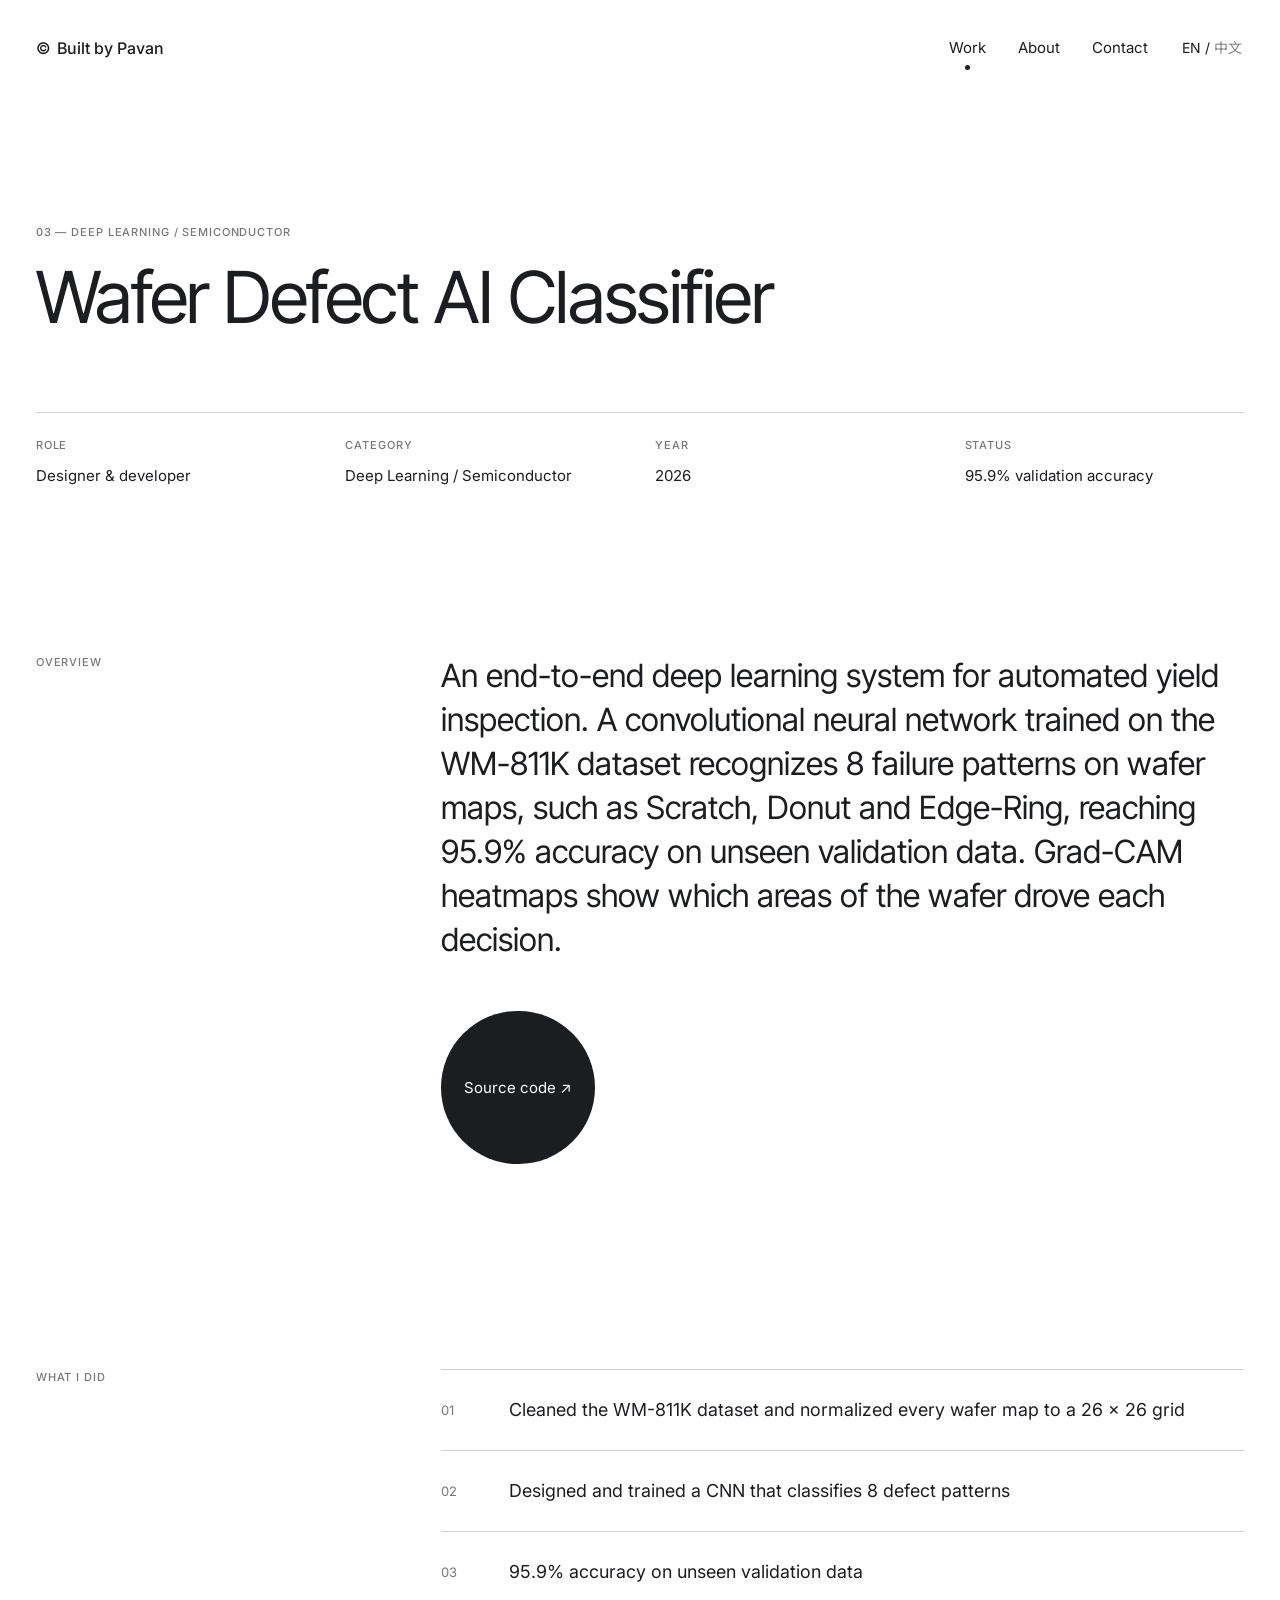
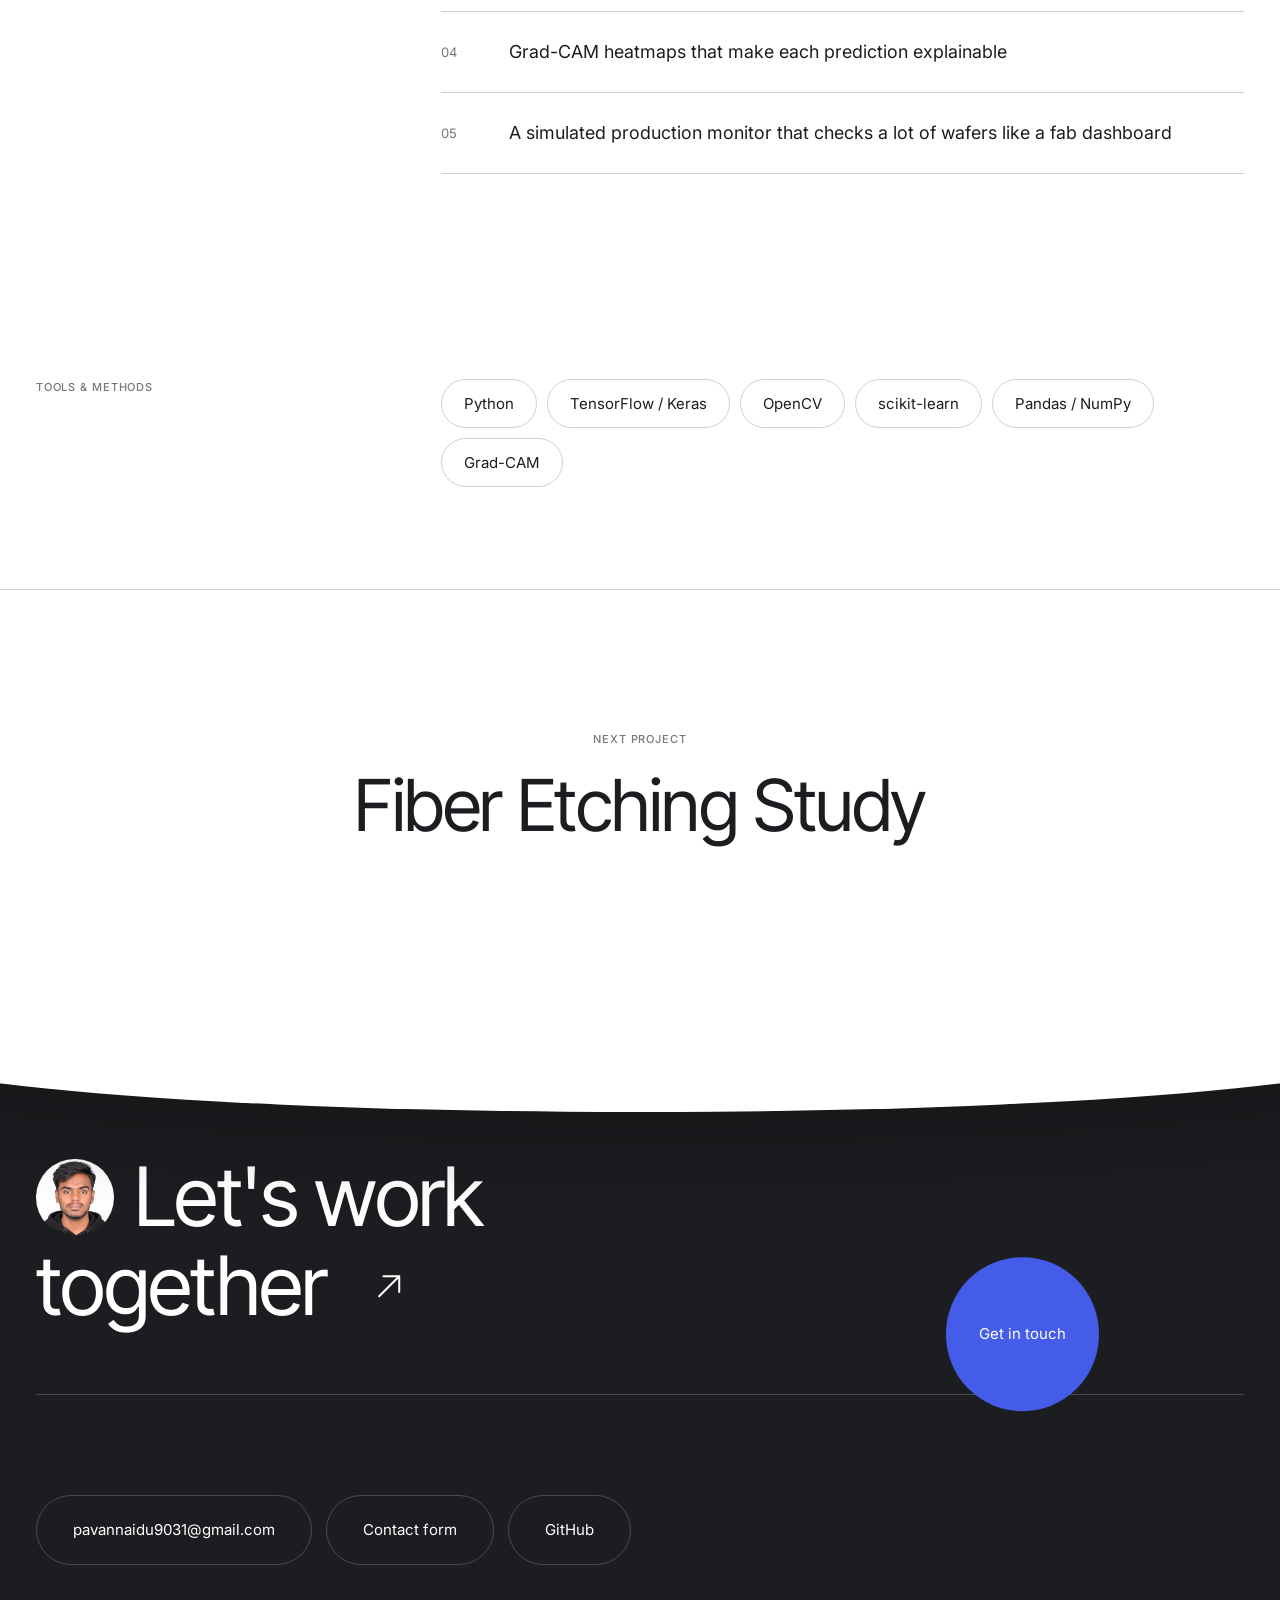
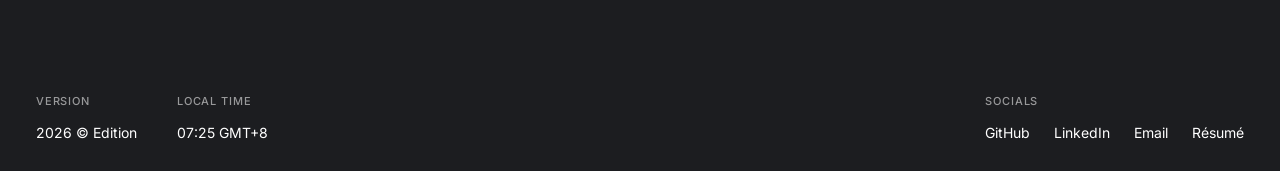
<file: work/wafer-defect-classifier/index.html>
<!doctype html>
<html lang="en" data-title-zh="晶圓缺陷 AI 分類器 — 武澄明">
<head>
<meta charset="utf-8">
<meta name="viewport" content="width=device-width, initial-scale=1, viewport-fit=cover">

<title>Wafer Defect AI Classifier — Pavan Kalyan</title>
<meta name="description" content="A CNN that sorts semiconductor wafer maps into 8 defect patterns with 95.9% validation accuracy.">
<link rel="canonical" href="https://pavannaidu9031.github.io/work/wafer-defect-classifier/">
<meta property="og:type" content="website">
<meta property="og:site_name" content="Pavan Kalyan">
<meta property="og:title" content="Wafer Defect AI Classifier — Pavan Kalyan">
<meta property="og:description" content="A CNN that sorts semiconductor wafer maps into 8 defect patterns with 95.9% validation accuracy.">
<meta property="og:url" content="https://pavannaidu9031.github.io/work/wafer-defect-classifier/">
<meta property="og:image" content="https://pavannaidu9031.github.io/assets/img/og.png">
<meta property="og:image:width" content="1200">
<meta property="og:image:height" content="630">
<meta property="og:locale" content="en_US">
<meta property="og:locale:alternate" content="zh_TW">
<meta name="twitter:card" content="summary_large_image">
<meta name="twitter:title" content="Wafer Defect AI Classifier — Pavan Kalyan">
<meta name="twitter:description" content="A CNN that sorts semiconductor wafer maps into 8 defect patterns with 95.9% validation accuracy.">
<meta name="twitter:image" content="https://pavannaidu9031.github.io/assets/img/og.png">
<meta name="theme-color" content="#1c1d20">
<link rel="icon" href="../../assets/img/favicon.svg" type="image/svg+xml">
<link rel="preconnect" href="https://fonts.googleapis.com">
<link rel="preconnect" href="https://fonts.gstatic.com" crossorigin>
<link rel="stylesheet" href="https://fonts.googleapis.com/css2?family=Inter:wght@400;500&family=Inter+Tight:wght@400;500&family=Noto+Sans+TC:wght@400;500&display=swap">
<link rel="stylesheet" href="../../assets/css/style.css?v=7">
<script>(function(d){d.classList.add("js");try{if(localStorage.getItem("lang")==="zh")d.lang="zh-Hant";if(!sessionStorage.getItem("seen-hello")&&!matchMedia("(prefers-reduced-motion: reduce)").matches)d.classList.add("hello")}catch(e){}})(document.documentElement)</script>
<script src="../../assets/js/main.js?v=7" defer></script>
</head>
<body>
<div class="preloader" aria-hidden="true" data-preloader><p class="preloader__word"><span class="preloader__dot"></span><span data-preloader-word>Hello</span></p><svg class="preloader__curve" viewBox="0 0 1000 300" preserveAspectRatio="none"><path d="M0 0 Q500 300 1000 0 Z"/></svg></div>
<div class="cursor" aria-hidden="true" data-cursor><span><span data-zh="查看">View</span></span></div>

<a class="skip" href="#main"><span data-zh="跳到主要內容">Skip to content</span></a>
<header class="header">
  <div class="magnetic"><a class="logo" href="../../" aria-label="Pavan Kalyan, home">
    <span class="logo__c" aria-hidden="true">©</span>
    <span class="logo__text"><span class="logo__by"><span>Built by</span>&nbsp;</span><span class="logo__name">Pavan</span><span class="logo__last">&nbsp;Kalyan</span></span>
  </a></div>
  <nav class="nav" aria-label="Primary"><ul><li><div class="magnetic"><a class="nav__link" href="../../work/" aria-current="page"><span data-zh="作品">Work</span><span class="nav__dot" aria-hidden="true"></span></a></div></li><li><div class="magnetic"><a class="nav__link" href="../../about/"><span data-zh="關於">About</span><span class="nav__dot" aria-hidden="true"></span></a></div></li><li><div class="magnetic"><a class="nav__link" href="../../contact/"><span data-zh="聯絡">Contact</span><span class="nav__dot" aria-hidden="true"></span></a></div></li><li><div class="lang" role="group" aria-label="Language"><button type="button" data-lang-btn="en" aria-pressed="true">EN</button><span aria-hidden="true"> / </span><button type="button" data-lang-btn="zh" aria-pressed="false">中文</button></div></li></ul></nav>
  <div class="header__mobile"><div class="lang" role="group" aria-label="Language"><button type="button" data-lang-btn="en" aria-pressed="true">EN</button><span aria-hidden="true"> / </span><button type="button" data-lang-btn="zh" aria-pressed="false">中文</button></div><button type="button" class="header__menu" data-menu-open aria-controls="site-menu" aria-expanded="false"><span class="nav__dot nav__dot--on" aria-hidden="true"></span><span data-zh="選單">Menu</span></button></div>
</header>
<div class="burger-wrap" data-burger><div class="magnetic"><button type="button" class="burger" data-menu-open aria-controls="site-menu" aria-expanded="false" aria-label="Open menu"><span class="burger__bars" aria-hidden="true"><span></span><span></span></span><span class="btn__fill" aria-hidden="true"></span></button></div></div>
<div class="menu-shade" data-menu-close></div>
<aside class="menu" id="site-menu" aria-label="Menu" hidden>
  <div class="menu__inner">
    <p class="label"><span data-zh="導覽">Navigation</span></p>
    <ul class="menu__links">
      <li><a href="../../"><span data-zh="首頁">Home</span></a></li>
      <li><a href="../../work/" aria-current="page"><span data-zh="作品">Work</span></a></li>
      <li><a href="../../about/"><span data-zh="關於">About</span></a></li>
      <li><a href="../../contact/"><span data-zh="聯絡">Contact</span></a></li>
    </ul>
    <div class="menu__foot">
      <p class="label"><span data-zh="社群">Socials</span></p>
      <ul class="menu__socials"><li><a href="https://github.com/Pavannaidu9031" target="_blank" rel="noopener noreferrer">GitHub</a></li><li><a href="https://www.linkedin.com/in/pavankalyan9031" target="_blank" rel="noopener noreferrer">LinkedIn</a></li><li><a href="mailto:pavannaidu9031@gmail.com">Email</a></li><li><a href="../../assets/Pavan-Kalyan-Resume.pdf" download><span data-zh="履歷">Résumé</span></a></li></ul>
    </div>
  </div>
</aside>
<main id="main">

<article class="project">
  <header class="page-head project__head">
    <p class="label reveal">03 — <span data-zh="深度學習／半導體">Deep Learning / Semiconductor</span></p>
    <h1 class="page-title reveal" data-zh="晶圓缺陷 AI 分類器">Wafer Defect AI Classifier</h1>
    
    <div class="meta reveal"><div class="meta__item"><span class="label"><span data-zh="角色">Role</span></span><p><span data-zh="設計與開發">Designer &amp; developer</span></p></div><div class="meta__item"><span class="label"><span data-zh="類別">Category</span></span><p><span data-zh="深度學習／半導體">Deep Learning / Semiconductor</span></p></div><div class="meta__item"><span class="label"><span data-zh="年份">Year</span></span><p><span>2026</span></p></div><div class="meta__item"><span class="label"><span data-zh="狀態">Status</span></span><p><span data-zh="驗證準確率 95.9%">95.9% validation accuracy</span></p></div></div>
  </header>
  <section class="project__body">
    <div class="project__col">
      <h2 class="label"><span data-zh="概述">Overview</span></h2>
    </div>
    <div class="project__text">
      <p class="project__overview reveal" data-zh="一套用於自動化良率檢測的端到端深度學習系統。以 WM-811K 資料集訓練的卷積神經網路，可辨識晶圓圖上的 8 種失效型態（例如刮痕 Scratch、甜甜圈 Donut、邊緣環 Edge-Ring），在未見過的驗證資料上準確率達 95.9%。並以 Grad-CAM 熱力圖呈現每次判斷所依據的晶圓區域。">An end-to-end deep learning system for automated yield inspection. A convolutional neural network trained on the WM-811K dataset recognizes 8 failure patterns on wafer maps, such as Scratch, Donut and Edge-Ring, reaching 95.9% accuracy on unseen validation data. Grad-CAM heatmaps show which areas of the wafer drove each decision.</p>
      <div class="project__links reveal"><div class="magnetic"><a class="btn btn--round" href="https://github.com/Pavannaidu9031/Wafer-Defect-AI-Classifier" target="_blank" rel="noopener noreferrer"><span class="btn__label"><span data-zh="原始碼">Source code</span> ↗</span><span class="btn__fill" aria-hidden="true"></span></a></div></div>
    </div>
  </section>
  <section class="project__body">
    <div class="project__col"><h2 class="label"><span data-zh="我做了什麼">What I did</span></h2></div>
    <ol class="hl"><li class="reveal"><span class="hl__n">01</span><span data-zh="清理 WM-811K 資料集，並將所有晶圓圖正規化為 26 × 26 網格">Cleaned the WM-811K dataset and normalized every wafer map to a 26 × 26 grid</span></li><li class="reveal"><span class="hl__n">02</span><span data-zh="設計並訓練可分類 8 種缺陷型態的 CNN">Designed and trained a CNN that classifies 8 defect patterns</span></li><li class="reveal"><span class="hl__n">03</span><span data-zh="在未見過的驗證資料上達到 95.9% 準確率">95.9% accuracy on unseen validation data</span></li><li class="reveal"><span class="hl__n">04</span><span data-zh="以 Grad-CAM 熱力圖讓每個預測都可被解釋">Grad-CAM heatmaps that make each prediction explainable</span></li><li class="reveal"><span class="hl__n">05</span><span data-zh="模擬產線監控，像晶圓廠儀表板一樣逐批檢查晶圓">A simulated production monitor that checks a lot of wafers like a fab dashboard</span></li></ol>
  </section>
  <section class="project__body">
    <div class="project__col"><h2 class="label"><span data-zh="工具與方法">Tools &amp; methods</span></h2></div>
    <ul class="stack reveal"><li>Python</li><li>TensorFlow / Keras</li><li>OpenCV</li><li>scikit-learn</li><li>Pandas / NumPy</li><li>Grad-CAM</li></ul>
  </section>
  <a class="next" href="../../work/fiber-etching-study/">
    <span class="label"><span data-zh="下一個作品">Next project</span></span>
    <span class="next__title"><span data-zh="光纖蝕刻研究">Fiber Etching Study</span></span>
  </a>
</article>

</main>

<footer class="footer">
  <div class="footer__cap" aria-hidden="true"><div class="footer__capShape" data-cap></div></div>
  <div class="footer__body">
    <h2 class="footer__title">
      <span class="footer__line"><span class="footer__avatar"><img src="../../assets/img/avatar.webp?v=7" alt="" width="100" height="100" loading="lazy"></span><span data-zh="一起">Let's work</span></span>
      <span class="footer__line"><span data-zh="合作吧">together</span><span class="footer__arrow"><svg viewBox="0 0 24 24" fill="none" stroke="currentColor" stroke-width="1.4" aria-hidden="true"><path d="M5 19L19 5M8 5h11v11" stroke-linecap="round" stroke-linejoin="round"/></svg></span></span>
    </h2>
    <div class="footer__divider"><div class="footer__cta" data-parallax="-0.12"><div class="magnetic"><a class="btn btn--round-accent" href="../../contact/"><span class="btn__label"><span data-zh="與我聯絡">Get in touch</span></span><span class="btn__fill" aria-hidden="true"></span></a></div></div></div>
    <div class="footer__contact"><div class="magnetic"><a class="btn btn--outline-light" href="mailto:pavannaidu9031@gmail.com"><span class="btn__label">pavannaidu9031@gmail.com</span><span class="btn__fill" aria-hidden="true"></span></a></div><div class="magnetic"><a class="btn btn--outline-light" href="../../contact/"><span class="btn__label"><span data-zh="聯絡表單">Contact form</span></span><span class="btn__fill" aria-hidden="true"></span></a></div><div class="magnetic"><a class="btn btn--outline-light" href="https://github.com/Pavannaidu9031" target="_blank" rel="noopener noreferrer"><span class="btn__label">GitHub</span><span class="btn__fill" aria-hidden="true"></span></a></div></div>
    <div class="footer__info">
      <div class="footer__group">
        <div><span class="label"><span data-zh="版本">Version</span></span><p>2026 © <span data-zh="版">Edition</span></p></div>
        <div><span class="label"><span data-zh="當地時間">Local time</span></span><p><time data-clock>--:--</time> GMT+8</p></div>
      </div>
      <div class="footer__socials"><span class="label"><span data-zh="社群">Socials</span></span><ul><li><div class="magnetic"><a href="https://github.com/Pavannaidu9031" target="_blank" rel="noopener noreferrer">GitHub</a></div></li><li><div class="magnetic"><a href="https://www.linkedin.com/in/pavankalyan9031" target="_blank" rel="noopener noreferrer">LinkedIn</a></div></li><li><div class="magnetic"><a href="mailto:pavannaidu9031@gmail.com">Email</a></div></li><li><div class="magnetic"><a href="../../assets/Pavan-Kalyan-Resume.pdf" download><span data-zh="履歷">Résumé</span></a></div></li></ul></div>
    </div>
  </div>
</footer>
</body>
</html>
</file>
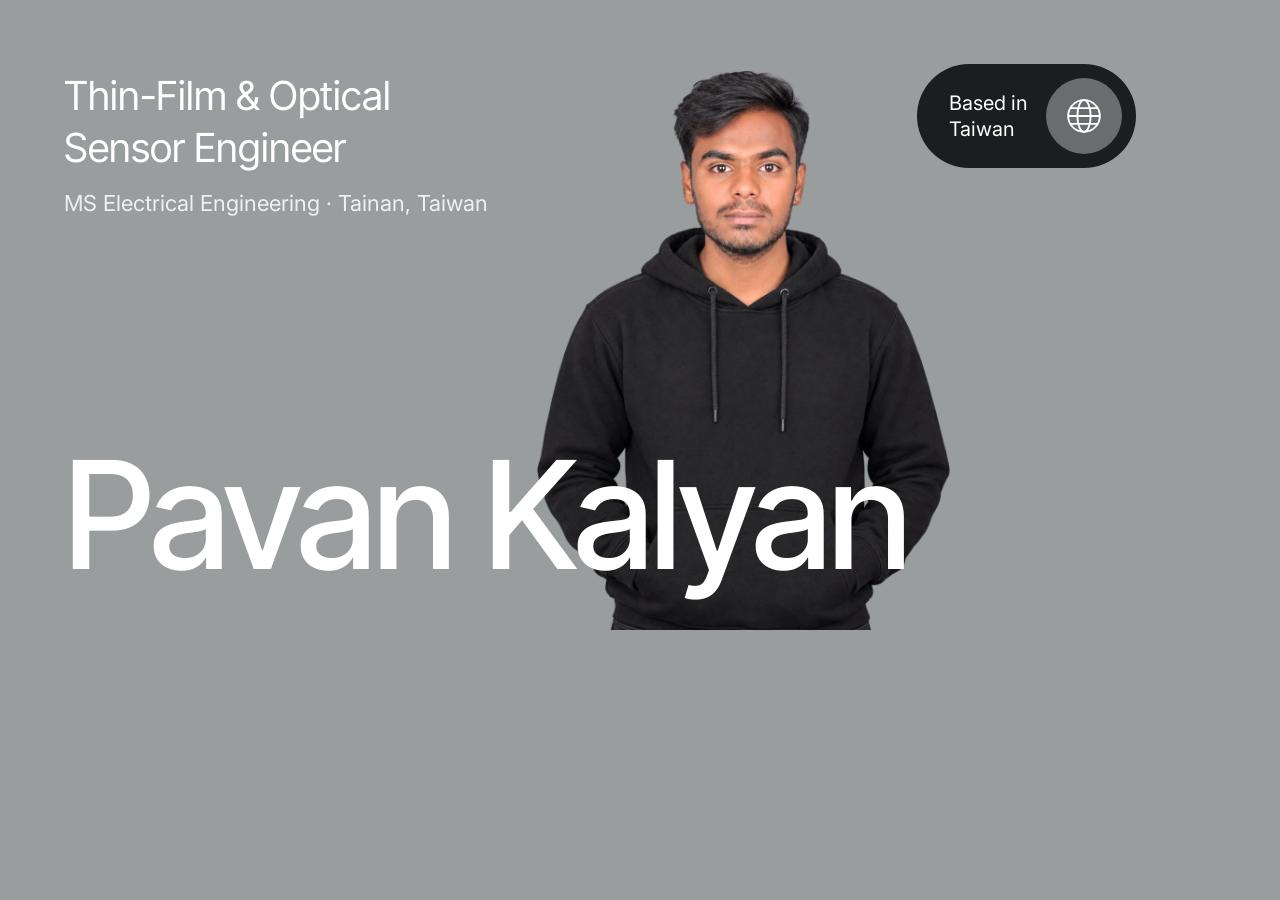
<file: tools/og.html>
<!doctype html><html><head><meta charset="utf-8">
<link href="https://fonts.googleapis.com/css2?family=Inter:wght@400;500&family=Inter+Tight:wght@400;500&display=swap" rel="stylesheet">
<style>
body{margin:0;width:1200px;height:630px;background:#999d9e;color:#fff;font-family:Inter,sans-serif;position:relative;overflow:hidden}
.name{position:absolute;left:64px;bottom:40px;font:500 150px/1 "Inter Tight";letter-spacing:-.02em}
.role{position:absolute;left:64px;top:70px;font:400 40px/1.3 "Inter Tight"}
.small{position:absolute;left:64px;top:190px;font-size:22px;opacity:.85}
.badge{position:absolute;right:64px;top:64px;display:flex;align-items:center;gap:18px;background:#1c1d20;border-radius:60px;padding:14px 14px 14px 32px;font-size:20px;line-height:1.3}
.photo{position:absolute;right:250px;bottom:0;height:560px}
.globe{width:76px;height:76px;border-radius:50%;background:#ffffff59;display:flex;align-items:center;justify-content:center}
</style></head><body>
<div class="role">Thin-Film &amp; Optical<br>Sensor Engineer</div>
<div class="small">MS Electrical Engineering · Tainan, Taiwan</div>
<div class="badge"><span>Based in<br>Taiwan</span><span class="globe"><svg width="38" height="38" viewBox="0 0 24 24" fill="none" stroke="#fff" stroke-width="1.2"><circle cx="12" cy="12" r="10"/><ellipse cx="12" cy="12" rx="4.2" ry="10"/><path d="M2 12h20M3.5 7h17M3.5 17h17"/></svg></span></div>
<img class="photo" src="../assets/img/portrait.webp" alt="">
<div class="name">Pavan Kalyan</div>
</body></html>
</file>
<file: assets/css/style.css>
:root {
  --white: #fff;
  --offwhite: #e9ebec;
  --grey: #999d9e;
  --dark: #1c1d20;
  --accent: #455ce9;
  --line-light: rgba(28, 29, 32, 0.2);
  --line-dark: rgba(255, 255, 255, 0.2);
  --muted: rgba(28, 29, 32, 0.6);
  --muted-dark: rgba(255, 255, 255, 0.55);

  --font-body: "Inter", "Noto Sans TC", "Helvetica Neue", Arial, sans-serif;
  --font-display: "Inter Tight", "Inter", "Noto Sans TC", "Helvetica Neue", Arial, sans-serif;

  --fs-body: clamp(15px, 1.1vw, 18px);
  --fs-hero-name: clamp(72px, 10vw, 180px);
  --fs-page: clamp(40px, 5.6vw, 92px);
  --fs-row: clamp(28px, 4.6vw, 72px);
  --fs-section: clamp(32px, 4vw, 64px);
  --fs-statement: clamp(22px, 2.5vw, 38px);
  --fs-small: clamp(12px, 0.85vw, 14px);

  --page-x: clamp(20px, 2.8vw, 56px);
  --section-y: clamp(88px, 11vw, 180px);
  --header-h: 96px;

  --ease: cubic-bezier(0.76, 0, 0.24, 1);
  --ease-out: cubic-bezier(0.22, 1, 0.36, 1);
}

html[lang="zh-Hant"] {
  --font-body: "Noto Sans TC", "Inter", "PingFang TC", "Microsoft JhengHei", sans-serif;
  --font-display: "Noto Sans TC", "Inter Tight", "PingFang TC", "Microsoft JhengHei", sans-serif;
}

*,
*::before,
*::after { box-sizing: border-box; }

html { -webkit-text-size-adjust: 100%; overflow-x: clip; }
body {
  margin: 0;
  background: var(--white);
  color: var(--dark);
  font-family: var(--font-body);
  font-size: var(--fs-body);
  line-height: 1.55;
  -webkit-font-smoothing: antialiased;
  overflow-x: hidden;
}
img, svg { display: block; max-width: 100%; }
a { color: inherit; text-decoration: none; }
button { font: inherit; color: inherit; background: none; border: 0; padding: 0; cursor: pointer; }
h1, h2, h3, p, ul, ol { margin: 0; }
ul, ol { list-style: none; padding: 0; }
:focus-visible { outline: 2px solid var(--accent); outline-offset: 3px; }

.sr-only {
  position: absolute; width: 1px; height: 1px; padding: 0; margin: -1px;
  overflow: hidden; clip: rect(0 0 0 0); white-space: nowrap; border: 0;
}
.skip {
  position: fixed; left: 12px; top: -60px; z-index: 100;
  background: var(--dark); color: var(--white); padding: 10px 16px; border-radius: 999px;
}
.skip:focus { top: 12px; }

.label {
  display: block;
  font-size: 11px;
  letter-spacing: 0.08em;
  text-transform: uppercase;
  color: var(--muted);
  font-weight: 500;
}
html[lang="zh-Hant"] .label { letter-spacing: 0.12em; font-size: 12px; }

/* ---------- preloader ---------- */
.preloader { display: none; }
.hello .preloader {
  position: fixed; inset: 0; z-index: 99;
  display: flex; align-items: center; justify-content: center;
  background: var(--dark); color: var(--white);
  transition: transform 0.8s var(--ease) 0.15s;
}
.preloader__word { display: flex; align-items: center; gap: 12px; font-size: clamp(32px, 4vw, 48px); font-family: var(--font-display); }
.preloader__dot { width: 10px; height: 10px; border-radius: 50%; background: currentColor; }
.preloader__curve { position: absolute; top: 100%; left: 0; width: 100%; height: 22vh; fill: var(--dark); transition: height 0.8s var(--ease) 0.15s; }
.preloader[data-done] { transform: translateY(-122%); }
.preloader[data-done] .preloader__curve { height: 0; }

/* ---------- cursor + preview ---------- */
.cursor {
  position: fixed; left: 0; top: 0; z-index: 60; pointer-events: none;
  width: 80px; height: 80px; margin: -40px 0 0 -40px; border-radius: 50%;
  display: flex; align-items: center; justify-content: center;
  background: var(--accent); color: var(--white); font-size: 14px;
  transform: scale(0); transition: transform 0.35s var(--ease-out);
}
.cursor[data-on] { transform: scale(1); }
.preview {
  position: fixed; left: 0; top: 0; z-index: 50; pointer-events: none;
  width: 400px; height: 350px; margin: -175px 0 0 -200px; overflow: hidden;
  transform: scale(0); transition: transform 0.4s var(--ease-out);
}
.preview[data-on] { transform: scale(1); }
.preview__slider { height: 100%; transition: transform 0.5s var(--ease); }
.preview__slide { height: 100%; display: flex; align-items: center; justify-content: center; }
.preview__slide img { width: 96%; height: auto; }

/* ---------- buttons ---------- */
.magnetic { display: inline-block; }
.btn {
  position: relative; overflow: hidden; isolation: isolate;
  display: inline-flex; align-items: center; justify-content: center;
  border-radius: 999px; white-space: nowrap; transition: color 0.4s var(--ease);
}
.btn__label { position: relative; z-index: 1; display: inline-flex; gap: 4px; }
.btn__label sup { font-size: 11px; margin-left: 4px; top: -0.6em; }
.btn__fill {
  position: absolute; left: -10%; width: 120%; height: 0; padding-bottom: 120%;
  top: 100%; border-radius: 50%; transition: top 0.5s var(--ease); z-index: 0;
}
.btn:hover .btn__fill, .btn:focus-visible .btn__fill { top: -10%; }
.btn--round {
  width: clamp(150px, 12vw, 190px); height: clamp(150px, 12vw, 190px);
  background: var(--dark); color: var(--white);
}
.btn--round .btn__fill, .btn--round-accent .btn__fill { background: var(--accent); }
.btn--round-accent {
  width: clamp(150px, 12vw, 190px); height: clamp(150px, 12vw, 190px);
  background: var(--accent); color: var(--white);
}
.btn--round-accent .btn__fill { background: #334bd3; }
.btn--big { width: clamp(160px, 14vw, 210px); height: clamp(160px, 14vw, 210px); font-size: 18px; }
.btn--outline { padding: 26px 56px; border: 1px solid var(--line-light); }
.btn--outline .btn__fill { background: var(--accent); }
.btn--outline:hover { color: var(--white); }
.btn--outline-light { padding: 22px 36px; border: 1px solid var(--line-dark); color: var(--white); }
.btn--outline-light .btn__fill { background: var(--accent); }
.btn[disabled] { opacity: 0.45; cursor: not-allowed; }
.btn[disabled] .btn__fill { display: none; }

/* ---------- header ---------- */
.header {
  position: absolute; top: 0; left: 0; right: 0; z-index: 20;
  height: var(--header-h); padding: 0 var(--page-x);
  display: flex; align-items: center; justify-content: space-between;
  color: var(--dark);
}
.header--light { color: var(--white); }
.logo { display: flex; align-items: center; gap: 6px; font-size: 16px; font-weight: 500; }
.logo__c { display: inline-block; transition: transform 0.6s var(--ease); }
.logo__text { display: flex; overflow: hidden; white-space: nowrap; }
.logo__by, .logo__last {
  display: inline-block; overflow: hidden; vertical-align: bottom;
  transition: max-width 0.6s var(--ease), opacity 0.4s;
}
.logo__by { max-width: 90px; }
.logo__last { max-width: 0; opacity: 0; }
.logo:hover .logo__c { transform: rotate(360deg); }
.logo:hover .logo__by { max-width: 0; opacity: 0; }
.logo:hover .logo__last { max-width: 90px; opacity: 1; }

.nav ul { display: flex; align-items: center; gap: 4px; }
.nav__link { position: relative; display: block; padding: 14px 14px; }
.nav__dot {
  position: absolute; left: 50%; bottom: 4px; width: 5px; height: 5px; margin-left: -2.5px;
  border-radius: 50%; background: currentColor; transform: scale(0); transition: transform 0.3s var(--ease-out);
}
.nav__link:hover .nav__dot, .nav__link[aria-current] .nav__dot { transform: scale(1); }
.lang { display: flex; align-items: center; gap: 2px; padding-left: 14px; font-size: 14px; }
.lang button { padding: 6px 2px; opacity: 0.55; transition: opacity 0.2s; }
.lang button[aria-pressed="true"], .lang button:hover { opacity: 1; }
.header__mobile { display: none; align-items: center; gap: 22px; }
.header__menu { display: flex; align-items: center; gap: 8px; }
.header__menu .nav__dot { position: static; margin: 0; transform: none; }

.burger-wrap {
  position: fixed; top: 22px; right: 22px; z-index: 40;
  transform: scale(0); transition: transform 0.35s var(--ease-out);
}
.burger-wrap[data-show], body[data-menu-open] .burger-wrap { transform: scale(1); }
.burger {
  position: relative; overflow: hidden; isolation: isolate;
  width: 72px; height: 72px; border-radius: 50%; background: var(--dark);
  display: flex; align-items: center; justify-content: center;
  box-shadow: 0 8px 30px rgba(0, 0, 0, 0.12);
}
.burger .btn__fill { background: var(--accent); }
.burger:hover .btn__fill { top: -10%; }
.burger__bars { position: relative; z-index: 1; width: 26px; height: 10px; }
.burger__bars span {
  position: absolute; left: 0; width: 100%; height: 1.5px; background: var(--white);
  transition: transform 0.35s var(--ease), top 0.35s var(--ease);
}
.burger__bars span:first-child { top: 0; }
.burger__bars span:last-child { top: 8.5px; }
body[data-menu-open] .burger__bars span:first-child { top: 4.25px; transform: rotate(45deg); }
body[data-menu-open] .burger__bars span:last-child { top: 4.25px; transform: rotate(-45deg); }

.menu-shade {
  position: fixed; inset: 0; z-index: 30; background: rgba(0, 0, 0, 0.3);
  opacity: 0; pointer-events: none; transition: opacity 0.6s var(--ease);
}
body[data-menu-open] .menu-shade { opacity: 1; pointer-events: auto; }
.menu {
  position: fixed; top: 0; right: 0; bottom: 0; z-index: 35;
  width: min(480px, 100vw); background: var(--dark); color: var(--white);
  transform: translateX(100%); transition: transform 0.75s var(--ease);
  display: block;
}
.menu[hidden] { display: block; visibility: hidden; }
body[data-menu-open] .menu { transform: none; visibility: visible; }
.menu__inner {
  height: 100%; display: flex; flex-direction: column; justify-content: space-between;
  padding: clamp(96px, 16vh, 150px) clamp(32px, 6vw, 80px) 48px;
  overflow-y: auto;
}
.menu .label { color: var(--muted-dark); padding-bottom: 22px; border-bottom: 1px solid var(--line-dark); margin-bottom: 30px; }
.menu__links a {
  display: inline-block; font-family: var(--font-display); font-size: clamp(40px, 5vw, 56px); line-height: 1.3;
  transition: transform 0.4s var(--ease);
}
.menu__links a:hover { transform: translateX(10px); }
.menu__links a[aria-current]::before { content: "• "; font-size: 0.5em; vertical-align: middle; }
.menu__foot { margin-top: 40px; }
.menu__foot .label { border: 0; margin: 0; padding-bottom: 12px; }
.menu__socials { display: flex; flex-wrap: wrap; gap: 24px; }

/* ---------- hero ---------- */
.hero {
  position: relative; height: 100svh; min-height: 640px; overflow: hidden;
  background: var(--grey); color: var(--white);
}
.hero__portrait {
  position: absolute; left: 50%; bottom: 0; z-index: 1;
  height: 82%; transform: translateX(-50%); pointer-events: none; user-select: none;
}
.hero__portrait img { height: 100%; width: auto; max-width: none; }
.hero__badgeWrap { position: absolute; z-index: 4; left: 0; top: calc(50% - 50px); }
.hero__badge {
  display: flex; align-items: center; height: 100px; padding-left: 44px;
  background: var(--dark); color: var(--white); border-radius: 0 50px 50px 0;
}
.hero__badgeText { padding-right: 22px; font-size: 14px; line-height: 1.4; white-space: nowrap; }
.hero__globe {
  width: 100px; height: 100px; border-radius: 50%; background: var(--dark);
  display: flex; align-items: center; justify-content: center; flex-shrink: 0;
}
.hero__globeDisc {
  width: 60px; height: 60px; border-radius: 50%; background: rgba(255, 255, 255, 0.35);
  display: flex; align-items: center; justify-content: center;
}
.hero__globeDisc svg { width: 30px; height: 30px; animation: spin 16s linear infinite; }
@keyframes spin { to { transform: rotate(360deg); } }
.hero__role { position: absolute; z-index: 4; top: 34%; left: 68%; }
.hero__arrow svg { width: 22px; height: 22px; margin-bottom: 56px; }
.hero__roleText { font-family: var(--font-display); font-size: clamp(22px, 2.1vw, 32px); line-height: 1.35; }
.hero__roleLine { display: block; }
.hero__degree { display: block; margin-top: 14px; font-family: var(--font-body); font-size: 14px; opacity: 0.8; }
.hero__name {
  position: absolute; z-index: 3; left: 0; right: 0; bottom: clamp(24px, 6vh, 64px);
  overflow: hidden; pointer-events: none;
}
.marquee { display: flex; width: max-content; will-change: transform; }
.marquee__copy { display: flex; flex-shrink: 0; }
.hero__unit {
  font-family: var(--font-display); font-size: var(--fs-hero-name); font-weight: 500;
  line-height: 1.1; letter-spacing: -0.02em; white-space: nowrap; padding-right: 0.15em;
}
.hero__dash { padding: 0 0.12em; }

/* ---------- intro ---------- */
.intro { padding: var(--section-y) var(--page-x) calc(var(--section-y) * 0.6); }
.intro__body {
  max-width: 1280px; margin: 0 auto;
  display: grid; grid-template-columns: 2.2fr 1fr; gap: clamp(32px, 6vw, 110px);
}
.intro__statement { font-family: var(--font-display); font-size: var(--fs-statement); line-height: 1.32; }
.intro__side { display: flex; flex-direction: column; gap: 40px; }
.intro__support { font-size: var(--fs-body); color: var(--muted); max-width: 30ch; }
html[lang="zh-Hant"] .intro__support { max-width: 22em; }
.intro__btn { margin-top: 10px; align-self: flex-start; }

/* ---------- work rows ---------- */
.recent { padding: 0 var(--page-x) var(--section-y); }
.recent__inner { max-width: 1280px; margin: 0 auto; }
.recent__heading { padding-bottom: 36px; }
.rows { border-bottom: 1px solid var(--line-light); }
.row { border-top: 1px solid var(--line-light); }
.row__link {
  display: grid; grid-template-columns: 1fr auto auto; align-items: center; gap: 40px;
  padding: clamp(36px, 4.6vw, 64px) clamp(0px, 3vw, 60px);
  transition: padding 0.4s var(--ease), opacity 0.3s;
}
.row__title {
  font-family: var(--font-display); font-weight: 400; font-size: var(--fs-row);
  letter-spacing: -0.02em; line-height: 1.05; transition: transform 0.4s var(--ease);
}
.row__sub { font-size: 0.32em; letter-spacing: 0; vertical-align: middle; color: var(--muted); }
.row__meta, .row__year { font-size: 15px; transition: transform 0.4s var(--ease); }
.row__year { display: none; }
.rows:hover .row__link { opacity: 0.45; }
.rows:hover .row__link:hover { opacity: 1; }
.row__link:hover .row__title { transform: translateX(-10px); }
.row__link:hover .row__meta { transform: translateX(10px); }
.card { display: none; }
.recent__more { display: flex; justify-content: center; margin-top: 70px; }

/* ---------- gallery ---------- */
.gallery { padding: 0 0 var(--section-y); overflow: hidden; display: grid; gap: 3vw; }
.gallery__row { display: flex; gap: 3vw; width: 140vw; will-change: transform; }
.gallery__row[data-slide="-1"] { margin-left: -10vw; }
.gallery__row[data-slide="1"] { margin-left: -24vw; }
.gallery__tile {
  flex: 1 0 22%; aspect-ratio: 4 / 3; display: flex; align-items: center; justify-content: center;
}
.gallery__tile img { width: 94%; height: auto; }

/* ---------- footer ---------- */
.footer { position: relative; overflow: hidden; background: var(--dark); color: var(--white); }
.footer__cap { position: absolute; left: 0; right: 0; top: 0; height: 0; z-index: 2; }
.footer__capShape {
  position: absolute; left: -10%; width: 120%; height: 10vw; top: 0;
  background: var(--white); border-radius: 0 0 50% 50%;
  box-shadow: 0 50px 60px rgba(0, 0, 0, 0.18);
  transform-origin: top; transform: scaleY(var(--cap, 1));
}
.footer__body { max-width: 1280px; margin: 0 auto; padding: calc(var(--section-y) * 1.2) var(--page-x) 28px; }
.footer__title {
  font-family: var(--font-display); font-weight: 400;
  font-size: clamp(48px, 6.4vw, 104px); line-height: 1.08; letter-spacing: -0.02em;
}
.footer__line { display: flex; align-items: center; gap: 0.25em; }
.footer__avatar { width: 0.95em; height: 0.95em; border-radius: 50%; overflow: hidden; background: #3a3b3f; flex-shrink: 0; }
.footer__avatar img { width: 100%; height: 100%; object-fit: cover; }
.footer__arrow svg { width: 0.42em; height: 0.42em; margin-left: 0.3em; }
.footer__divider { position: relative; border-bottom: 1px solid var(--line-dark); margin: 64px 0 70px; }
.footer__cta { position: absolute; right: 12%; top: 0; transform: translateY(-50%); }
.footer__contact { display: flex; flex-wrap: wrap; gap: 14px; padding-top: 30px; }
.footer__info {
  display: flex; justify-content: space-between; align-items: flex-end; gap: 30px; flex-wrap: wrap;
  margin-top: clamp(80px, 10vw, 160px); font-size: 14px;
}
.footer__info .label, .footer__socials .label { color: var(--muted-dark); margin-bottom: 12px; }
.footer__group { display: flex; gap: 40px; }
.footer__socials ul { display: flex; gap: 24px; }
.footer__socials a { position: relative; }
.footer__socials a::after {
  content: ""; position: absolute; left: 0; right: 0; bottom: -3px; height: 1px; background: currentColor;
  transform: scaleX(0); transform-origin: right; transition: transform 0.4s var(--ease);
}
.footer__socials a:hover::after { transform: scaleX(1); transform-origin: left; }

/* ---------- inner pages ---------- */
.page-head {
  max-width: 1280px; margin: 0 auto;
  padding: calc(var(--header-h) + clamp(60px, 10vw, 150px)) var(--page-x) clamp(48px, 6vw, 90px);
}
.page-title {
  font-family: var(--font-display); font-weight: 400; font-size: var(--fs-page);
  line-height: 1.06; letter-spacing: -0.02em; max-width: 15ch;
}
html[lang="zh-Hant"] .page-title { max-width: 12em; line-height: 1.2; letter-spacing: 0; }
.page-title--about { max-width: 20ch; }
.section-title { font-family: var(--font-display); font-weight: 400; font-size: var(--fs-section); letter-spacing: -0.02em; line-height: 1.1; }

/* work index */
.work { max-width: 1280px; margin: 0 auto; padding: 0 var(--page-x) var(--section-y); }
.work__bar { display: flex; justify-content: space-between; align-items: center; gap: 20px; flex-wrap: wrap; margin-bottom: 56px; }
.chips { display: flex; flex-wrap: wrap; gap: 10px; }
.chip {
  padding: 16px 30px; border: 1px solid var(--line-light); border-radius: 999px;
  transition: background 0.3s, color 0.3s, border-color 0.3s;
}
.chip sup { font-size: 10px; margin-left: 4px; }
.chip[aria-pressed="true"] { background: var(--dark); color: var(--white); border-color: var(--dark); }
.chip:hover:not([aria-pressed="true"]) { border-color: var(--dark); }
.views { display: flex; gap: 10px; }
.view-btn {
  width: 58px; height: 58px; border-radius: 50%; border: 1px solid var(--line-light);
  display: flex; align-items: center; justify-content: center; transition: background 0.3s, color 0.3s;
}
.view-btn svg { width: 20px; height: 20px; }
.view-btn[aria-pressed="true"] { background: var(--dark); color: var(--white); border-color: var(--dark); }
.work__heads { display: grid; grid-template-columns: 1fr 260px 90px; gap: 40px; padding: 0 clamp(0px, 3vw, 60px) 20px; }
.rows--work .row__link { grid-template-columns: 1fr 260px 90px; }
.rows--work .row__year { display: block; text-align: right; }
.rows--work .row__title { font-size: clamp(26px, 3.4vw, 52px); }
.row[hidden] { display: none; }
.work[data-mode="grid"] .work__heads { display: none; }
.work[data-mode="grid"] .rows { display: grid; grid-template-columns: 1fr 1fr; gap: 72px 48px; border: 0; }
.work[data-mode="grid"] .row { border: 0; }
.work[data-mode="grid"] .row__link { display: none; }
.work[data-mode="grid"] .card { display: block; }

.card { padding: 0; }
.card__image {
  display: flex; align-items: center; justify-content: center; aspect-ratio: 4 / 3; overflow: hidden;
}
.card__image img { width: 94%; height: auto; transition: transform 0.6s var(--ease); }
.card:hover .card__image img { transform: scale(1.04); }
.card__title {
  display: flex; align-items: baseline; gap: 14px; padding: 26px 0 16px; border-bottom: 1px solid var(--line-light);
  font-family: var(--font-display); font-size: clamp(26px, 2.6vw, 40px); line-height: 1.15; letter-spacing: -0.01em;
}
.card__index { font-family: var(--font-body); font-size: 13px; color: var(--muted); }
.card__meta { display: flex; justify-content: space-between; gap: 20px; padding-top: 16px; font-size: 15px; color: var(--muted); }

/* project detail */
.project__head { padding-bottom: clamp(40px, 5vw, 72px); }
.project__head .page-title { max-width: 18ch; margin-top: 18px; }
.project__sub { font-size: clamp(18px, 1.6vw, 24px); color: var(--muted); margin-top: 12px; }
.meta {
  display: grid; grid-template-columns: repeat(4, minmax(0, 1fr)); gap: 30px;
  margin-top: clamp(48px, 6vw, 90px); padding-top: 24px; border-top: 1px solid var(--line-light);
}
.meta__item p { margin-top: 10px; }
.project__cover, .project__detail {
  max-width: 1280px; margin: 0 auto; aspect-ratio: 16 / 9;
  display: flex; align-items: center; justify-content: center; overflow: hidden;
}
.project__cover img, .project__detail img { width: min(80%, 960px); height: auto; }
.project__body {
  max-width: 1280px; margin: 0 auto; padding: clamp(64px, 8vw, 130px) var(--page-x);
  display: grid; grid-template-columns: 1fr 2.2fr; gap: 40px;
}
.project__overview { font-family: var(--font-display); font-size: var(--fs-statement); line-height: 1.38; }
.project__links { display: flex; flex-wrap: wrap; align-items: center; gap: 22px; margin-top: 48px; }
.hl li {
  display: grid; grid-template-columns: 56px 1fr; gap: 12px;
  padding: 26px 0; border-top: 1px solid var(--line-light); font-size: clamp(17px, 1.4vw, 21px);
}
.hl li:last-child { border-bottom: 1px solid var(--line-light); }
.hl__n { font-size: 13px; color: var(--muted); padding-top: 4px; }
.stack { display: flex; flex-wrap: wrap; gap: 10px; align-content: flex-start; }
.stack li { padding: 12px 22px; border: 1px solid var(--line-light); border-radius: 999px; font-size: 15px; }
.next {
  display: flex; flex-direction: column; align-items: center; text-align: center; gap: 20px;
  padding: var(--section-y) var(--page-x); border-top: 1px solid var(--line-light);
  max-width: 1280px; margin: 0 auto;
}
.next__title {
  font-family: var(--font-display); font-size: var(--fs-page); line-height: 1.05; letter-spacing: -0.02em;
  transition: transform 0.5s var(--ease);
}
.next:hover .next__title { transform: translateY(-6px); }
.next__image { width: min(420px, 80%); aspect-ratio: 4 / 3; display: flex; align-items: center; justify-content: center; margin-top: 20px; }
.next__image img { width: 94%; }

/* about */
.about { max-width: 1280px; margin: 0 auto; padding: 0 var(--page-x) var(--section-y); }
.about__divider { position: relative; border-top: 1px solid var(--line-light); margin-bottom: clamp(80px, 9vw, 140px); }
.about__globe {
  position: absolute; right: 12%; top: 0; transform: translateY(-50%);
  width: clamp(150px, 12vw, 190px); height: clamp(150px, 12vw, 190px); border-radius: 50%;
  background: var(--dark); color: var(--white); display: flex; align-items: center; justify-content: center;
}
.about__globeDisc { width: 64%; height: 64%; }
.about__globeDisc svg { width: 46%; height: 46%; }
.about__grid { display: grid; grid-template-columns: 1fr 1fr; gap: clamp(40px, 8vw, 140px); align-items: start; }
.about__text { display: flex; flex-direction: column; gap: 24px; font-size: clamp(16px, 1.25vw, 20px); max-width: 34em; }
.about__arrow svg { width: 22px; height: 22px; margin-bottom: 16px; }
.about__resume { margin-top: 30px; }
.about__portrait { background: var(--grey); aspect-ratio: 4 / 5; overflow: hidden; display: flex; align-items: flex-end; justify-content: center; }
.about__portrait img { width: 92%; height: auto; }
.skills { max-width: 1280px; margin: 0 auto; padding: 0 var(--page-x) var(--section-y); }
.skills__grid { display: grid; grid-template-columns: repeat(3, minmax(0, 1fr)); gap: clamp(28px, 4vw, 70px); margin-top: 64px; }
.skill { border-top: 1px solid var(--line-light); padding-top: 28px; }
.skill__n { font-size: 13px; color: var(--muted); }
.skill__title { font-family: var(--font-display); font-weight: 400; font-size: clamp(26px, 2.4vw, 38px); margin: 26px 0 18px; }
.skill ul { display: grid; gap: 8px; color: var(--muted); }
.cv {
  max-width: 1280px; margin: 0 auto; padding: 0 var(--page-x) var(--section-y);
  display: grid; grid-template-columns: repeat(3, minmax(0, 1fr)); gap: clamp(28px, 4vw, 70px);
}
.cv .label { margin-bottom: 18px; }
.tl__item { display: flex; flex-direction: column-reverse; gap: 6px; padding: 20px 0; border-top: 1px solid var(--line-light); }
.tl__what { font-size: 18px; font-weight: 500; line-height: 1.35; }
.tl__where { color: var(--muted); margin-top: 4px; font-size: 15px; }
.tl__when { color: var(--muted); font-size: 13px; }
.tl__when:empty { display: none; }

/* contact */
.contact { max-width: 1280px; margin: 0 auto; padding: calc(var(--header-h) + clamp(50px, 8vw, 120px)) var(--page-x) var(--section-y); }
.contact__head { position: relative; padding-bottom: clamp(60px, 7vw, 110px); border-bottom: 1px solid var(--line-light); }
.contact__head .page-title { max-width: none; }
.contact__avatar {
  display: inline-block; width: 0.95em; height: 0.95em; border-radius: 50%; overflow: hidden;
  background: var(--offwhite); vertical-align: -0.12em; margin-right: 0.22em;
}
.contact__avatar img { width: 100%; height: 100%; object-fit: cover; }
.contact__arrow { position: absolute; right: 0; bottom: 32px; }
.contact__arrow svg { width: 26px; height: 26px; }
.contact__grid { display: grid; grid-template-columns: 2.2fr 1fr; gap: clamp(40px, 8vw, 130px); }
.field {
  display: grid; grid-template-columns: 44px 1fr; gap: 6px 20px;
  padding: 40px 0; border-bottom: 1px solid var(--line-light);
}
.field__n { font-size: 13px; color: var(--muted); padding-top: 8px; grid-row: span 2; }
.field label { font-size: clamp(20px, 1.8vw, 26px); }
.field input, .field textarea {
  width: 100%; border: 0; background: none; padding: 6px 0; font: inherit; font-size: 18px; color: var(--dark); resize: vertical;
}
.field input::placeholder, .field textarea::placeholder { color: rgba(28, 29, 32, 0.4); }
.field input:focus, .field textarea:focus { outline: none; }
.field:focus-within { border-bottom-color: var(--dark); }
.form__send { position: relative; height: 1px; margin: 80px 0 0; border-top: 0; }
.form__send .magnetic { position: absolute; right: 8%; top: 0; transform: translateY(-50%); }
.form__note { margin-top: 140px; font-size: 14px; color: var(--muted); }
.contact__aside { display: flex; flex-direction: column; gap: 48px; padding-top: 40px; }
.contact__aside .label { margin-bottom: 14px; }
.contact__aside li { padding: 4px 0; }
.contact__aside a { border-bottom: 1px solid transparent; transition: border-color 0.3s; }
.contact__aside a:hover { border-color: currentColor; }

.notfound { min-height: 70vh; display: flex; flex-direction: column; gap: 40px; justify-content: center; }

/* ---------- reveals ---------- */
.js .reveal { opacity: 0; transform: translateY(40px); transition: opacity 0.9s var(--ease-out), transform 0.9s var(--ease-out); }
.js .reveal[data-in] { opacity: 1; transform: none; }
.mask { display: inline-block; overflow: hidden; vertical-align: top; }
.mask > span { display: inline-block; transform: translateY(105%); transition: transform 0.75s var(--ease-out); }
.reveal-words[data-in] .mask > span { transform: none; }

/* ---------- responsive ---------- */
@media (max-width: 1100px) {
  .hero__role { left: auto; right: var(--page-x); top: 30%; }
  .rows--work .row__link, .work__heads { grid-template-columns: 1fr 200px 70px; }
}

@media (max-width: 860px) {
  :root { --header-h: 76px; }
  .nav { display: none; }
  .header__mobile { display: flex; }
  .burger-wrap { top: 14px; right: 14px; }
  .burger { width: 60px; height: 60px; }

  .hero { height: 100dvh; min-height: 560px; }
  .hero__portrait { height: auto; width: min(118vw, 74dvh); }
  .hero__portrait img { width: 100%; height: auto; }
  .hero__role { left: var(--page-x); right: auto; top: calc(var(--header-h) + 24px); max-width: 280px; text-shadow: 0 1px 12px rgba(28, 29, 32, 0.25); }
  .hero__arrow svg { width: 20px; height: 20px; margin-bottom: 14px; }
  .hero__badgeWrap { left: auto; right: var(--page-x); top: auto; bottom: calc(clamp(24px, 6vh, 64px) + var(--fs-hero-name) * 1.2); }
  .hero__badge { background: none; padding: 0; height: auto; }
  .hero__badgeText { display: none; }
  .hero__globe { width: 64px; height: 64px; }
  .hero__globeDisc { width: 44px; height: 44px; }
  .hero__globeDisc svg { width: 22px; height: 22px; }

  .intro__body { grid-template-columns: 1fr; }
  .intro__btn { align-self: flex-end; margin-top: -20px; }

  .rows { border: 0; display: grid; gap: 56px; }
  .row { border: 0; }
  .row__link, .work__heads { display: none; }
  .card { display: block; }
  .work[data-mode="grid"] .rows { grid-template-columns: 1fr; gap: 56px; }
  .views { display: none; }

  .gallery__tile { flex-basis: 40%; }
  .gallery__row { width: 260vw; }

  .footer__capShape { height: 14vw; }
  .footer__cta { right: 6%; translate: none !important; }
  .footer__divider { margin: 120px 0 90px; }
  .footer__info { flex-direction: column-reverse; align-items: flex-start; }

  .meta { grid-template-columns: 1fr 1fr; }
  .project__cover, .project__detail { aspect-ratio: 4 / 3; }
  .project__cover img, .project__detail img { width: 96%; }
  .project__body { grid-template-columns: 1fr; gap: 24px; }
  .about__grid { grid-template-columns: 1fr; }
  .about__globe { right: 6%; }
  .skills__grid, .cv { grid-template-columns: 1fr; }
  .contact__grid { grid-template-columns: 1fr; }
  .form__note { margin-top: 120px; }
  .contact__arrow { display: none; }
}

@media (max-width: 480px) {
  .btn--round, .btn--round-accent { width: 130px; height: 130px; font-size: 15px; }
  .btn--big { width: 140px; height: 140px; }
  .btn--outline { padding: 22px 40px; }
  .btn--outline-light { padding: 18px 26px; font-size: 15px; }
  .chip { padding: 12px 20px; font-size: 15px; }
  .footer__group { gap: 28px; }
  .field { grid-template-columns: 32px 1fr; gap: 6px 10px; padding: 30px 0; }
}

@media (hover: none) {
  .cursor, .preview { display: none; }
}

@media (prefers-reduced-motion: reduce) {
  *, *::before, *::after { transition-duration: 0.01ms !important; animation: none !important; }
  .js .reveal { opacity: 1; transform: none; }
  .mask > span { transform: none; }
}

/* ---------- open-to-work badge ---------- */
.open {
  display: inline-flex; align-items: center; gap: 10px;
  margin-top: 22px; padding: 10px 16px; border-radius: 999px;
  font-size: 13px; line-height: 1.35; max-width: 340px;
}
.open__dot {
  flex-shrink: 0; width: 8px; height: 8px; border-radius: 50%; background: #3ddc84;
  box-shadow: 0 0 0 0 rgba(61, 220, 132, 0.6); animation: pulse 2.4s infinite;
}
@keyframes pulse { 70% { box-shadow: 0 0 0 8px rgba(61, 220, 132, 0); } 100% { box-shadow: 0 0 0 0 rgba(61, 220, 132, 0); } }
.open--hero { background: rgba(28, 29, 32, 0.55); color: var(--white); backdrop-filter: blur(6px); }
.open--contact { background: var(--offwhite); margin-top: 36px; }

/* ---------- about: numbers + coursework ---------- */
.stats { max-width: 1280px; margin: 0 auto; padding: 0 var(--page-x) var(--section-y); }
.stats .label { margin-bottom: 26px; }
.stats__grid { display: grid; grid-template-columns: repeat(4, minmax(0, 1fr)); gap: clamp(20px, 3vw, 48px); }
.stat { border-top: 1px solid var(--line-light); padding-top: 22px; display: flex; flex-direction: column; gap: 10px; }
.stat__value { font-family: var(--font-display); font-size: clamp(34px, 3.6vw, 58px); line-height: 1.05; letter-spacing: -0.02em; white-space: nowrap; }
.stat__label { color: var(--muted); font-size: 15px; max-width: 24ch; }
html[lang="zh-Hant"] .stat__label { max-width: 16em; }
.tl__notes { margin-top: 10px; font-size: 14px; color: var(--muted); line-height: 1.5; }

/* ---------- contact: copy email ---------- */
.copy {
  margin-left: 8px; padding: 3px 12px; border: 1px solid var(--line-light); border-radius: 999px;
  font-size: 12px; vertical-align: 1px; transition: background 0.3s, color 0.3s;
}
.copy:hover, .copy[data-done] { background: var(--dark); color: var(--white); border-color: var(--dark); }

@media (max-width: 1100px) {
  .stats__grid { grid-template-columns: repeat(2, minmax(0, 1fr)); }
}
.open--heroMobile { display: none; }
@media (max-width: 860px) {
  .hero__role .open--hero { display: none; }
  .open--heroMobile {
    display: inline-flex; position: absolute; z-index: 4; margin: 0;
    left: var(--page-x); right: calc(var(--page-x) + 80px); max-width: none;
    bottom: calc(clamp(24px, 6vh, 64px) + var(--fs-hero-name) * 1.2 + 8px);
    font-size: 12px; padding: 8px 14px;
  }
}
.cv__sub { margin-top: 48px; }

/* ---------- text-only work rows ---------- */
.row__index { font-family: var(--font-body); font-size: 13px; color: var(--muted); letter-spacing: 0; margin-right: 18px; vertical-align: 0.9em; }
.row__year { display: block; }
.row__link { grid-template-columns: 1fr 260px 70px; }
.row__year { text-align: right; }
@media (max-width: 860px) {
  .rows { display: block; border-bottom: 1px solid var(--line-light); }
  .row { border-top: 1px solid var(--line-light); }
  .row__link { display: grid; grid-template-columns: 1fr auto; gap: 10px 20px; padding: 30px 0; }
  .row__title { grid-column: 1 / -1; font-size: clamp(28px, 8vw, 40px); }
  .row__meta, .row__year { font-size: 14px; color: var(--muted); }
  .row__index { margin-right: 10px; vertical-align: 0.7em; }
  .rows:hover .row__link { opacity: 1; }
}
.about__zhname { display: flex; align-items: baseline; gap: 16px; }
.about__zhname .label { margin: 0; }
.about__zh { font-family: "Noto Sans TC", var(--font-display); font-size: clamp(26px, 2.4vw, 36px); letter-spacing: 0.08em; }
.hero__unit--zh { font-family: "Noto Sans TC", var(--font-display); font-size: calc(var(--fs-hero-name) * 0.82); letter-spacing: 0.04em; font-weight: 500; }
.hero__unit--zh .hero__dash { font-size: calc(1em / 0.82); font-family: var(--font-display); letter-spacing: 0; }
</file>
